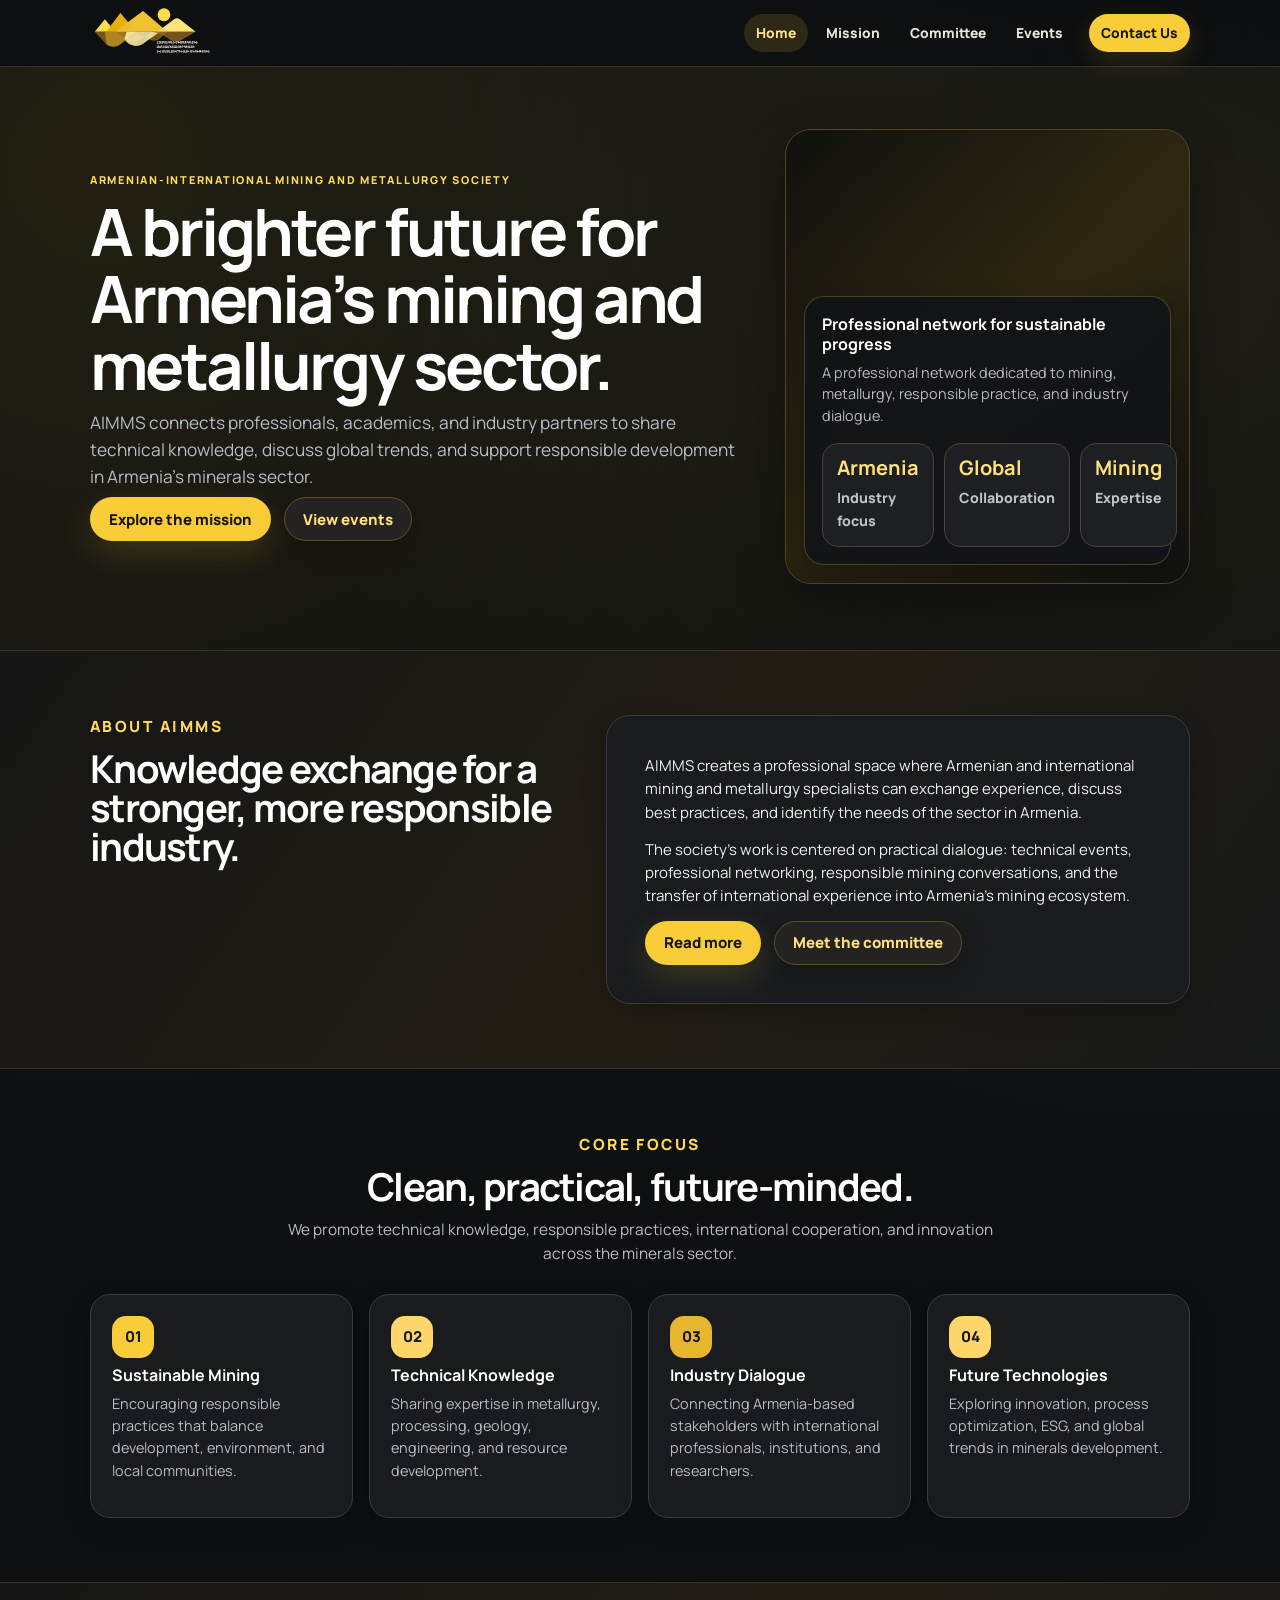
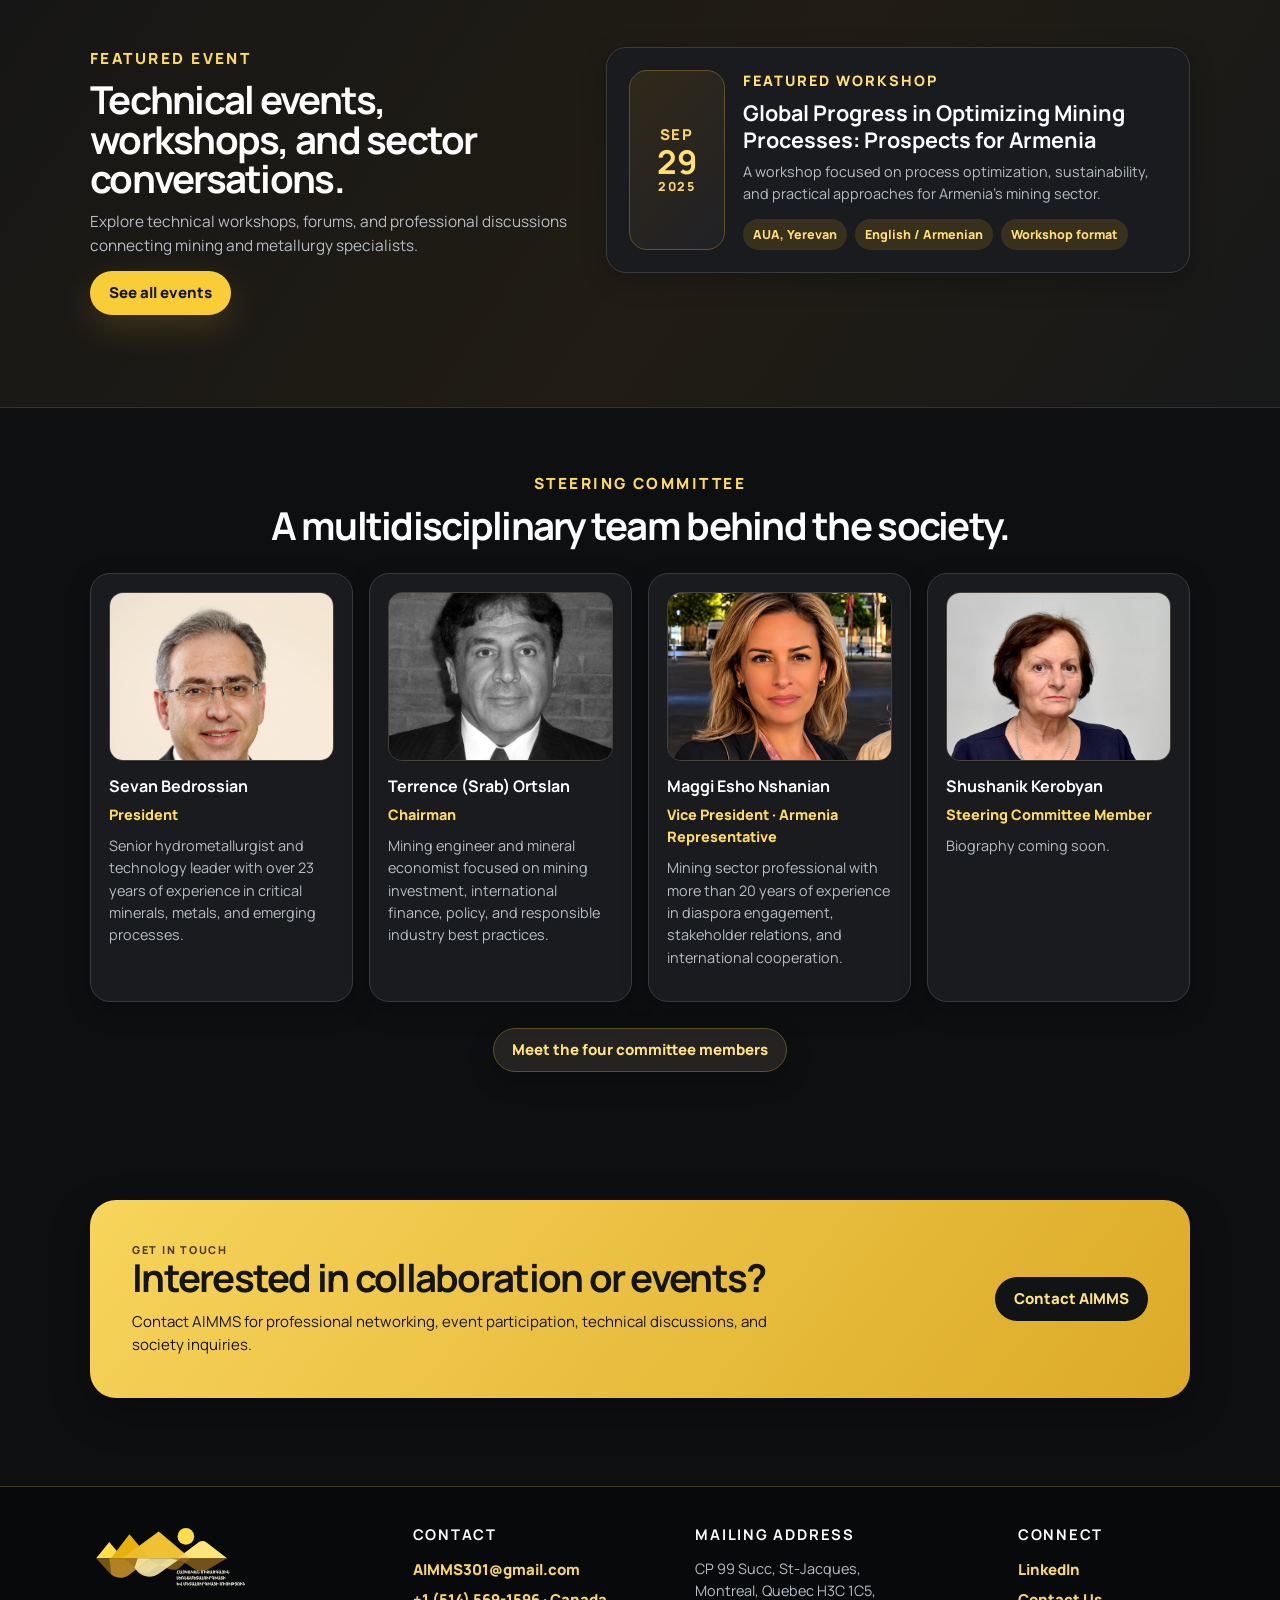
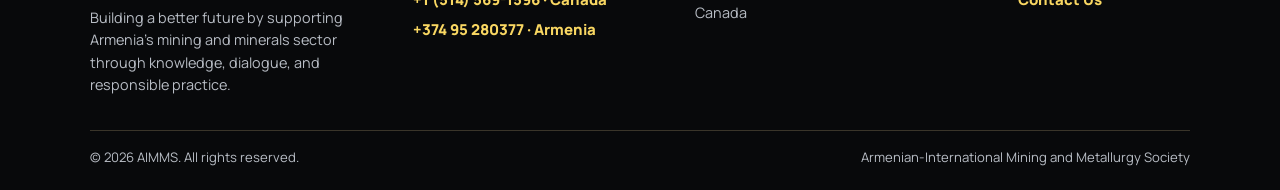
<file: index.html>
<!DOCTYPE html>

<html lang="en">
<head>
<meta charset="utf-8"/>
<meta content="width=device-width, initial-scale=1.0" name="viewport"/>
<meta content="AIMMS connects Armenian and international professionals to advance responsible mining, metallurgy, and technical knowledge exchange." name="description"/>
<title>AIMMS | Armenian-International Mining and Metallurgy Society</title>
<link href="https://fonts.googleapis.com" rel="preconnect"/>
<link crossorigin="" href="https://fonts.gstatic.com" rel="preconnect"/>
<link href="https://fonts.googleapis.com/css2?family=Inter:wght@400;500;600;700;800;900&amp;family=Manrope:wght@500;600;700;800;900&amp;family=Noto+Sans+Armenian:wght@700;800;900&amp;display=swap" rel="stylesheet"/>
<link href="css/styles.css" rel="stylesheet"/>
<link href="assets/aimms-icon-yellow.svg" rel="icon" type="image/svg+xml"/>
</head>
<body data-page="home">
<header class="site-header">
<nav aria-label="Primary navigation" class="nav container">
<a aria-label="AIMMS home" class="brand" href="index.html">
<img alt="Armenian-International Mining and Metallurgy Society logo" class="brand-logo" src="assets/aimms-logo-yellow.svg"/>
</a>
<button aria-controls="primary-nav-links" aria-expanded="false" aria-label="Open menu" class="nav-toggle" type="button"><span></span><span></span></button>
<div class="nav-menu" id="primary-nav-links">
<a class="active" data-page="home" href="index.html">Home</a><a class="" data-page="mission" href="mission.html">Mission</a><a class="" data-page="committee" href="steering-committee.html">Committee</a><a class="" data-page="events" href="events.html">Events</a><a class="nav-cta" data-page="contact" href="contact.html">Contact Us</a>
</div>
</nav>
</header>
<main>
<section aria-labelledby="hero-title" class="hero">
<div class="container hero-grid">
<div class="hero-copy reveal">
<p class="eyebrow">Armenian-International Mining and Metallurgy Society</p>
<h1 id="hero-title">A brighter future for Armenia’s mining and metallurgy sector.</h1>
<p class="hero-text">AIMMS connects professionals, academics, and industry partners to share technical knowledge, discuss global trends, and support responsible development in Armenia’s minerals sector.</p>
<div class="hero-actions">
<a class="btn btn-primary" href="mission.html">Explore the mission</a>
<a class="btn btn-secondary" href="events.html">View events</a>
</div>
</div>
<aside aria-label="AIMMS highlights" class="hero-visual reveal">
<div class="hero-panel">
<h3>Professional network for sustainable progress</h3>
<p>A professional network dedicated to mining, metallurgy, responsible practice, and industry dialogue.</p>
<div class="stats-row">
<div class="stat-card"><strong>Armenia</strong><span>Industry focus</span></div>
<div class="stat-card"><strong>Global</strong><span>Collaboration</span></div>
<div class="stat-card"><strong>Mining</strong><span>Expertise</span></div>
</div>
</div>
</aside>
</div>
</section>
<section aria-labelledby="intro-title" class="section band">
<div class="container split-grid">
<div class="section-heading reveal">
<p class="eyebrow">About AIMMS</p>
<h2 id="intro-title">Knowledge exchange for a stronger, more responsible industry.</h2>
</div>
<div class="about-block reveal">
<p>AIMMS creates a professional space where Armenian and international mining and metallurgy specialists can exchange experience, discuss best practices, and identify the needs of the sector in Armenia.</p>
<p>The society’s work is centered on practical dialogue: technical events, professional networking, responsible mining conversations, and the transfer of international experience into Armenia’s mining ecosystem.</p>
<div class="inline-actions">
<a class="btn btn-primary" href="mission.html">Read more</a>
<a class="btn btn-secondary" href="steering-committee.html">Meet the committee</a>
</div>
</div>
</div>
</section>
<section aria-labelledby="focus-title" class="section">
<div class="container">
<div class="section-heading center reveal">
<p class="eyebrow">Core focus</p>
<h2 id="focus-title">Clean, practical, future-minded.</h2>
<p>We promote technical knowledge, responsible practices, international cooperation, and innovation across the minerals sector.</p>
</div>
<div class="card-grid four">
<article class="card reveal"><span class="card-icon">01</span><h3>Sustainable Mining</h3><p>Encouraging responsible practices that balance development, environment, and local communities.</p></article>
<article class="card reveal"><span class="card-icon">02</span><h3>Technical Knowledge</h3><p>Sharing expertise in metallurgy, processing, geology, engineering, and resource development.</p></article>
<article class="card reveal"><span class="card-icon">03</span><h3>Industry Dialogue</h3><p>Connecting Armenia-based stakeholders with international professionals, institutions, and researchers.</p></article>
<article class="card reveal"><span class="card-icon">04</span><h3>Future Technologies</h3><p>Exploring innovation, process optimization, ESG, and global trends in minerals development.</p></article>
</div>
</div>
</section>
<section aria-labelledby="event-preview-title" class="section band">
<div class="container split-grid">
<div class="section-heading reveal">
<p class="eyebrow">Featured event</p>
<h2 id="event-preview-title">Technical events, workshops, and sector conversations.</h2>
<p>Explore technical workshops, forums, and professional discussions connecting mining and metallurgy specialists.</p>
<a class="btn btn-primary" href="events.html">See all events</a>
</div>
<article class="event-card reveal" data-type="past">
<div class="event-date"><span>Sep</span><strong>29</strong><small>2025</small></div>
<div class="event-details">
<p class="event-status">Featured workshop</p>
<h3>Global Progress in Optimizing Mining Processes: Prospects for Armenia</h3>
<p>A workshop focused on process optimization, sustainability, and practical approaches for Armenia’s mining sector.</p>
<ul><li>AUA, Yerevan</li><li>English / Armenian</li><li>Workshop format</li></ul>
</div>
</article>
</div>
</section>
<section aria-labelledby="committee-preview-title" class="section">
<div class="container">
<div class="section-heading center reveal">
<p class="eyebrow">Steering Committee</p>
<h2 id="committee-preview-title">A multidisciplinary team behind the society.</h2>
</div>
<div class="member-grid committee-preview-grid"><article class="member-card reveal"><div class="member-photo member-photo-image"><img alt="Portrait of Sevan Bedrossian" decoding="async" loading="lazy" src="assets/sevan-bedrossian.jpg"/></div><h3>Sevan Bedrossian</h3><p class="member-role">President</p><p>Senior hydrometallurgist and technology leader with over 23 years of experience in critical minerals, metals, and emerging processes.</p></article><article class="member-card reveal"><div class="member-photo member-photo-image"><img alt="Portrait of Terrence (Srab) Ortslan" decoding="async" loading="lazy" src="assets/terrence-ortslan.jpg"/></div><h3>Terrence (Srab) Ortslan</h3><p class="member-role">Chairman</p><p>Mining engineer and mineral economist focused on mining investment, international finance, policy, and responsible industry best practices.</p></article><article class="member-card reveal"><div class="member-photo member-photo-image"><img alt="Portrait of Maggi Esho Nshanian" decoding="async" loading="lazy" src="assets/maggi-esho-nshanian.jpg"/></div><h3>Maggi Esho Nshanian</h3><p class="member-role">Vice President · Armenia Representative</p><p>Mining sector professional with more than 20 years of experience in diaspora engagement, stakeholder relations, and international cooperation.</p></article><article class="member-card reveal"><div class="member-photo member-photo-image"><img alt="Portrait of Shushanik Kerobyan" decoding="async" loading="lazy" src="assets/shushanik-kerobyan.jpg"/></div><h3>Shushanik Kerobyan</h3><p class="member-role">Steering Committee Member</p><p>Biography coming soon.</p></article></div>
<div class="inline-actions" style="justify-content:center;margin-top:26px;"><a class="btn btn-secondary" href="steering-committee.html">Meet the four committee members</a></div>
</div>
</section>
<section aria-labelledby="home-contact-title" class="section">
<div class="container">
<div class="cta-band reveal">
<div>
<p class="eyebrow" style="color:#fff;opacity:.82;">Get in touch</p>
<h2 id="home-contact-title">Interested in collaboration or events?</h2>
<p>Contact AIMMS for professional networking, event participation, technical discussions, and society inquiries.</p>
</div>
<a class="btn btn-light" href="contact.html">Contact AIMMS</a>
</div>
</div>
</section>
</main>
<footer class="footer">
<div class="container footer-grid">
<div>
<a aria-label="AIMMS home" class="brand footer-brand" href="index.html">
<img alt="Armenian-International Mining and Metallurgy Society logo" class="footer-logo" src="assets/aimms-logo-yellow.svg"/>
</a>
<p>Building a better future by supporting Armenia’s mining and minerals sector through knowledge, dialogue, and responsible practice.</p>
</div>
<div>
<h3>Contact</h3>
<div class="footer-links">
<a href="mailto:AIMMS301@gmail.com">AIMMS301@gmail.com</a>
<a href="tel:+15145691596">+1 (514) 569-1596 · Canada</a>
<a href="tel:+37495280377">+374 95 280377 · Armenia</a>
</div>
</div>
<div>
<h3>Mailing address</h3>
<p>CP 99 Succ, St-Jacques,<br/>Montreal, Quebec H3C 1C5,<br/>Canada</p>
</div>
<div>
<h3>Connect</h3>
<div class="footer-links">
<a href="https://www.linkedin.com/company/armeniametallurgysociety/" rel="noopener noreferrer" target="_blank">LinkedIn</a>
<a href="contact.html">Contact Us</a>
</div>
</div>
</div>
<div class="footer-bottom">
<span>© <span id="year"></span> AIMMS. All rights reserved.</span>
<span>Armenian-International Mining and Metallurgy Society</span>
</div>
</footer>
<script src="js/script.js"></script>
</body>
</html>
</file>
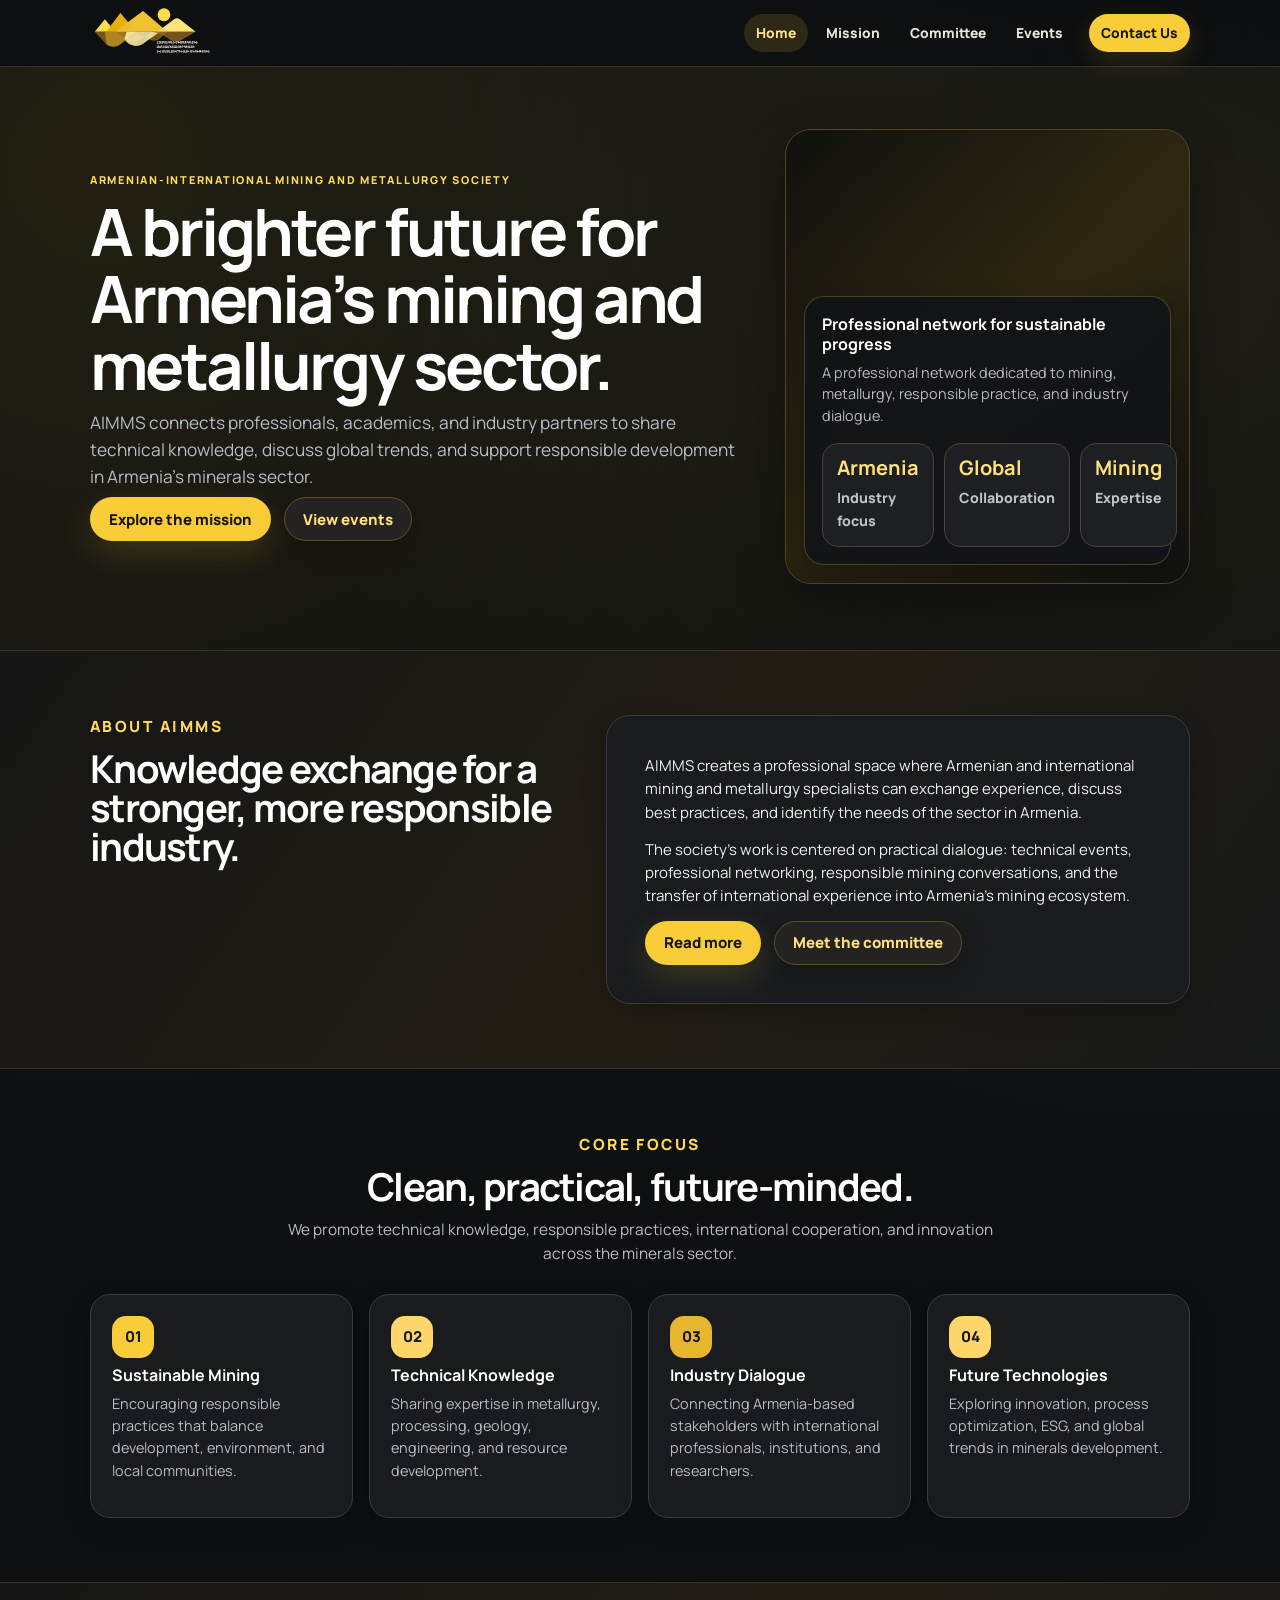
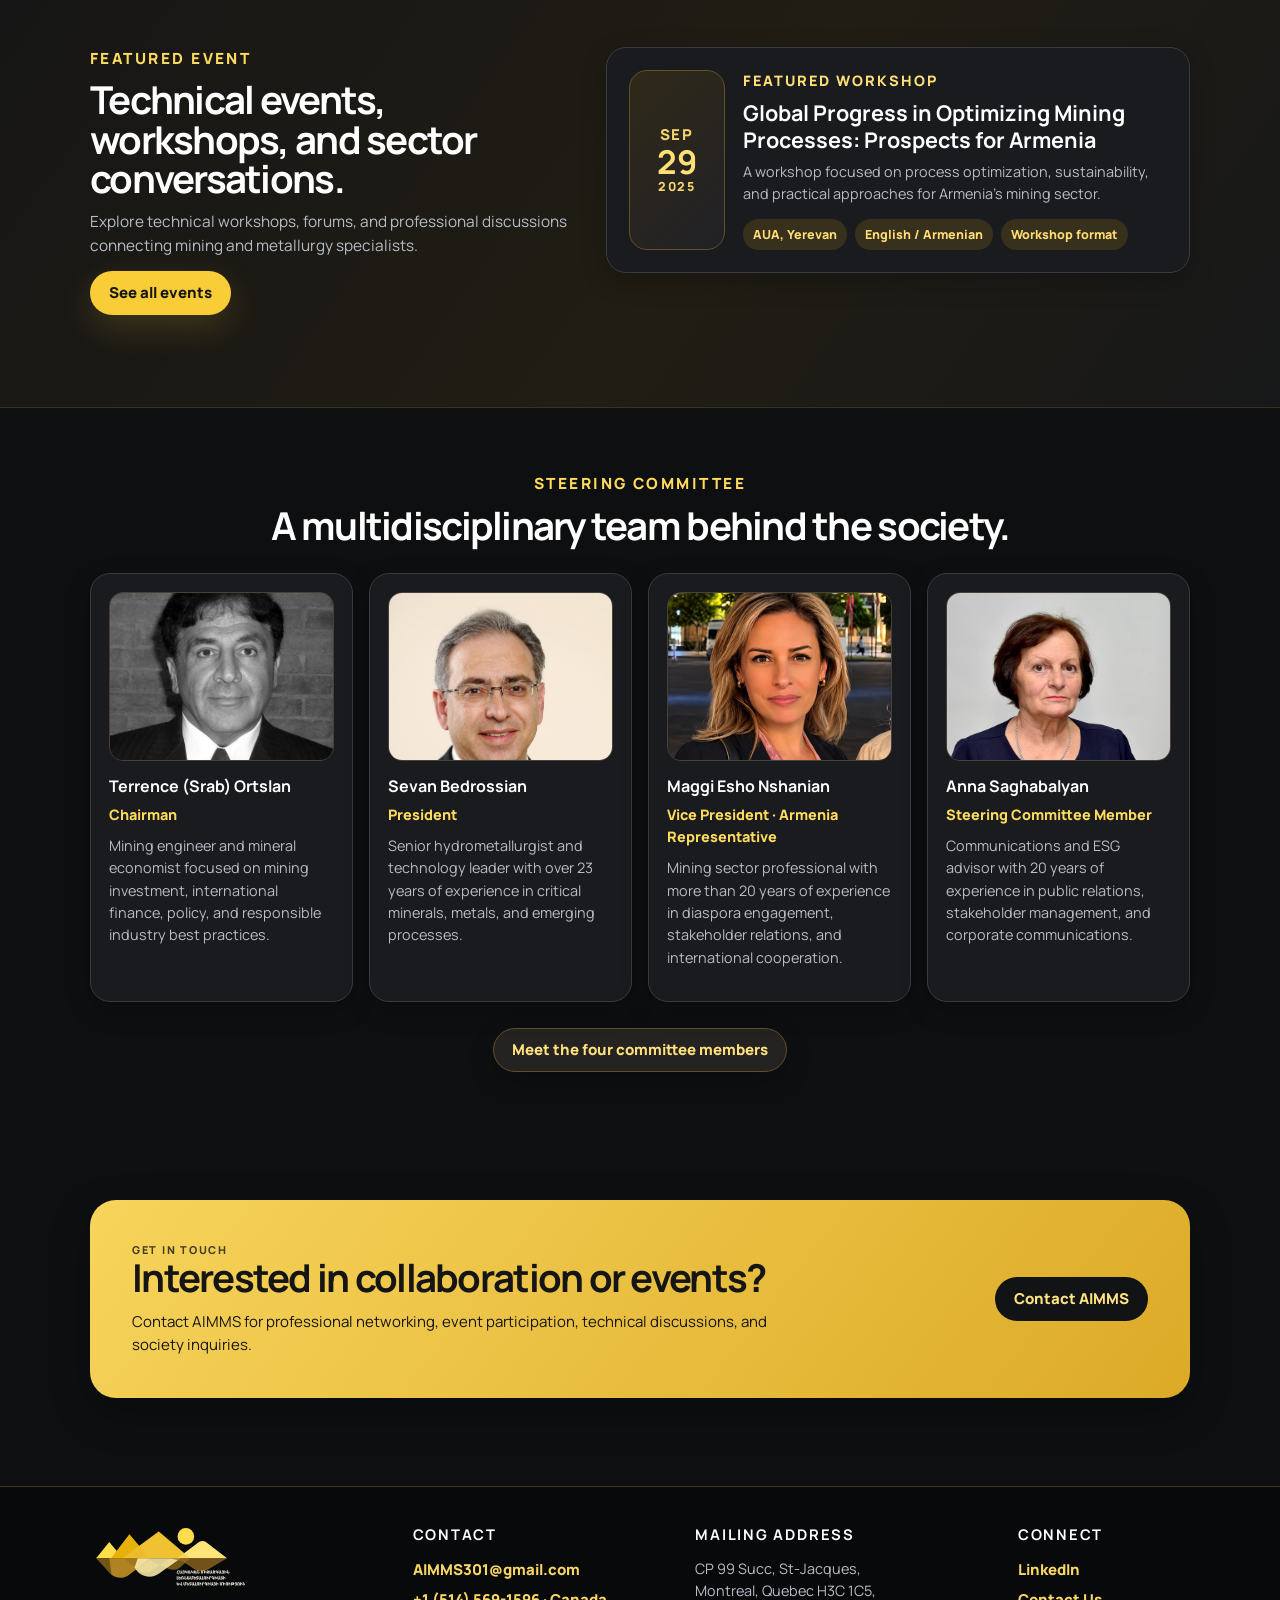
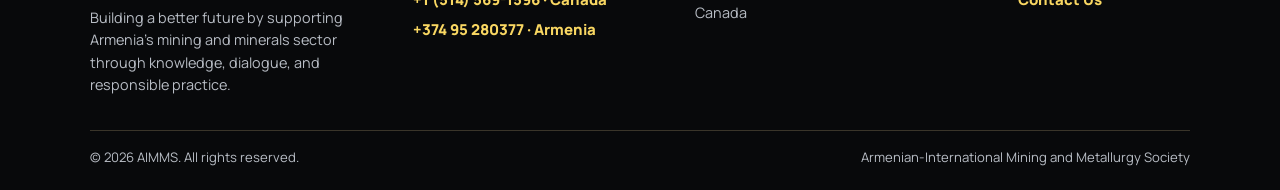
<file: AIMMS-final-four-member-GitHub-ready/index.html>
<!DOCTYPE html>

<html lang="en">
<head>
<meta charset="utf-8"/>
<meta content="width=device-width, initial-scale=1.0" name="viewport"/>
<meta content="AIMMS connects Armenian and international professionals to advance responsible mining, metallurgy, and technical knowledge exchange." name="description"/>
<title>AIMMS | Armenian-International Mining and Metallurgy Society</title>
<link href="https://fonts.googleapis.com" rel="preconnect"/>
<link crossorigin="" href="https://fonts.gstatic.com" rel="preconnect"/>
<link href="https://fonts.googleapis.com/css2?family=Inter:wght@400;500;600;700;800;900&amp;family=Manrope:wght@500;600;700;800;900&amp;family=Noto+Sans+Armenian:wght@700;800;900&amp;display=swap" rel="stylesheet"/>
<link href="css/styles.css" rel="stylesheet">
<link href="assets/aimms-icon-yellow.svg" rel="icon" type="image/svg+xml">
</link></link></head>
<body data-page="home">
<header class="site-header">
<nav aria-label="Primary navigation" class="nav container">
<a aria-label="AIMMS home" class="brand" href="index.html">
<img alt="Armenian-International Mining and Metallurgy Society logo" class="brand-logo" src="assets/aimms-logo-yellow.svg"/>
</a>
<button aria-controls="primary-nav-links" aria-expanded="false" aria-label="Open menu" class="nav-toggle" type="button"><span></span><span></span></button>
<div class="nav-menu" id="primary-nav-links">
<a class="active" data-page="home" href="index.html">Home</a><a class="" data-page="mission" href="mission.html">Mission</a><a class="" data-page="committee" href="steering-committee.html">Committee</a><a class="" data-page="events" href="events.html">Events</a><a class="nav-cta" data-page="contact" href="contact.html">Contact Us</a>
</div>
</nav>
</header>
<main>
<section aria-labelledby="hero-title" class="hero">
<div class="container hero-grid">
<div class="hero-copy reveal">
<p class="eyebrow">Armenian-International Mining and Metallurgy Society</p>
<h1 id="hero-title">A brighter future for Armenia’s mining and metallurgy sector.</h1>
<p class="hero-text">AIMMS connects professionals, academics, and industry partners to share technical knowledge, discuss global trends, and support responsible development in Armenia’s minerals sector.</p>
<div class="hero-actions">
<a class="btn btn-primary" href="mission.html">Explore the mission</a>
<a class="btn btn-secondary" href="events.html">View events</a>
</div>
</div>
<aside aria-label="AIMMS highlights" class="hero-visual reveal">
<div class="hero-panel">
<h3>Professional network for sustainable progress</h3>
<p>A professional network dedicated to mining, metallurgy, responsible practice, and industry dialogue.</p>
<div class="stats-row">
<div class="stat-card"><strong>Armenia</strong><span>Industry focus</span></div>
<div class="stat-card"><strong>Global</strong><span>Collaboration</span></div>
<div class="stat-card"><strong>Mining</strong><span>Expertise</span></div>
</div>
</div>
</aside>
</div>
</section>
<section aria-labelledby="intro-title" class="section band">
<div class="container split-grid">
<div class="section-heading reveal">
<p class="eyebrow">About AIMMS</p>
<h2 id="intro-title">Knowledge exchange for a stronger, more responsible industry.</h2>
</div>
<div class="about-block reveal">
<p>AIMMS creates a professional space where Armenian and international mining and metallurgy specialists can exchange experience, discuss best practices, and identify the needs of the sector in Armenia.</p>
<p>The society’s work is centered on practical dialogue: technical events, professional networking, responsible mining conversations, and the transfer of international experience into Armenia’s mining ecosystem.</p>
<div class="inline-actions">
<a class="btn btn-primary" href="mission.html">Read more</a>
<a class="btn btn-secondary" href="steering-committee.html">Meet the committee</a>
</div>
</div>
</div>
</section>
<section aria-labelledby="focus-title" class="section">
<div class="container">
<div class="section-heading center reveal">
<p class="eyebrow">Core focus</p>
<h2 id="focus-title">Clean, practical, future-minded.</h2>
<p>We promote technical knowledge, responsible practices, international cooperation, and innovation across the minerals sector.</p>
</div>
<div class="card-grid four">
<article class="card reveal"><span class="card-icon">01</span><h3>Sustainable Mining</h3><p>Encouraging responsible practices that balance development, environment, and local communities.</p></article>
<article class="card reveal"><span class="card-icon">02</span><h3>Technical Knowledge</h3><p>Sharing expertise in metallurgy, processing, geology, engineering, and resource development.</p></article>
<article class="card reveal"><span class="card-icon">03</span><h3>Industry Dialogue</h3><p>Connecting Armenia-based stakeholders with international professionals, institutions, and researchers.</p></article>
<article class="card reveal"><span class="card-icon">04</span><h3>Future Technologies</h3><p>Exploring innovation, process optimization, ESG, and global trends in minerals development.</p></article>
</div>
</div>
</section>
<section aria-labelledby="event-preview-title" class="section band">
<div class="container split-grid">
<div class="section-heading reveal">
<p class="eyebrow">Featured event</p>
<h2 id="event-preview-title">Technical events, workshops, and sector conversations.</h2>
<p>Explore technical workshops, forums, and professional discussions connecting mining and metallurgy specialists.</p>
<a class="btn btn-primary" href="events.html">See all events</a>
</div>
<article class="event-card reveal" data-type="past">
<div class="event-date"><span>Sep</span><strong>29</strong><small>2025</small></div>
<div class="event-details">
<p class="event-status">Featured workshop</p>
<h3>Global Progress in Optimizing Mining Processes: Prospects for Armenia</h3>
<p>A workshop focused on process optimization, sustainability, and practical approaches for Armenia’s mining sector.</p>
<ul><li>AUA, Yerevan</li><li>English / Armenian</li><li>Workshop format</li></ul>
</div>
</article>
</div>
</section>
<section aria-labelledby="committee-preview-title" class="section">
<div class="container">
<div class="section-heading center reveal">
<p class="eyebrow">Steering Committee</p>
<h2 id="committee-preview-title">A multidisciplinary team behind the society.</h2>
</div>
<div class="member-grid committee-preview-grid"><article class="member-card reveal"><div class="member-photo member-photo-image"><img alt="Portrait of Terrence (Srab) Ortslan" decoding="async" loading="lazy" src="assets/terrence-ortslan.jpg"/></div><h3>Terrence (Srab) Ortslan</h3><p class="member-role">Chairman</p><p>Mining engineer and mineral economist focused on mining investment, international finance, policy, and responsible industry best practices.</p></article><article class="member-card reveal"><div class="member-photo member-photo-image"><img alt="Portrait of Sevan Bedrossian" decoding="async" loading="lazy" src="assets/sevan-bedrossian.jpg"/></div><h3>Sevan Bedrossian</h3><p class="member-role">President</p><p>Senior hydrometallurgist and technology leader with over 23 years of experience in critical minerals, metals, and emerging processes.</p></article><article class="member-card reveal"><div class="member-photo member-photo-image"><img alt="Portrait of Maggi Esho Nshanian" decoding="async" loading="lazy" src="assets/maggi-esho-nshanian.jpg"/></div><h3>Maggi Esho Nshanian</h3><p class="member-role">Vice President · Armenia Representative</p><p>Mining sector professional with more than 20 years of experience in diaspora engagement, stakeholder relations, and international cooperation.</p></article><article class="member-card reveal"><div class="member-photo member-photo-image"><img alt="Portrait of Anna Saghabalyan" decoding="async" loading="lazy" src="assets/anna-saghabalyan.jpg"/></div><h3>Anna Saghabalyan</h3><p class="member-role">Steering Committee Member</p><p>Communications and ESG advisor with 20 years of experience in public relations, stakeholder management, and corporate communications.</p></article></div>
<div class="inline-actions" style="justify-content:center;margin-top:26px;"><a class="btn btn-secondary" href="steering-committee.html">Meet the four committee members</a></div>
</div>
</section>
<section aria-labelledby="home-contact-title" class="section">
<div class="container">
<div class="cta-band reveal">
<div>
<p class="eyebrow" style="color:#fff;opacity:.82;">Get in touch</p>
<h2 id="home-contact-title">Interested in collaboration or events?</h2>
<p>Contact AIMMS for professional networking, event participation, technical discussions, and society inquiries.</p>
</div>
<a class="btn btn-light" href="contact.html">Contact AIMMS</a>
</div>
</div>
</section>
</main>
<footer class="footer">
<div class="container footer-grid">
<div>
<a aria-label="AIMMS home" class="brand footer-brand" href="index.html">
<img alt="Armenian-International Mining and Metallurgy Society logo" class="footer-logo" src="assets/aimms-logo-yellow.svg"/>
</a>
<p>Building a better future by supporting Armenia’s mining and minerals sector through knowledge, dialogue, and responsible practice.</p>
</div>
<div>
<h3>Contact</h3>
<div class="footer-links">
<a href="mailto:AIMMS301@gmail.com">AIMMS301@gmail.com</a>
<a href="tel:+15145691596">+1 (514) 569-1596 · Canada</a>
<a href="tel:+37495280377">+374 95 280377 · Armenia</a>
</div>
</div>
<div>
<h3>Mailing address</h3>
<p>CP 99 Succ, St-Jacques,<br/>Montreal, Quebec H3C 1C5,<br/>Canada</p>
</div>
<div>
<h3>Connect</h3>
<div class="footer-links">
<a href="https://www.linkedin.com/company/armeniametallurgysociety/" rel="noopener noreferrer" target="_blank">LinkedIn</a>
<a href="contact.html">Contact Us</a>
</div>
</div>
</div>
<div class="footer-bottom">
<span>© <span id="year"></span> AIMMS. All rights reserved.</span>
<span>Armenian-International Mining and Metallurgy Society</span>
</div>
</footer>
<script src="js/script.js"></script>
</body>
</html>
</file>
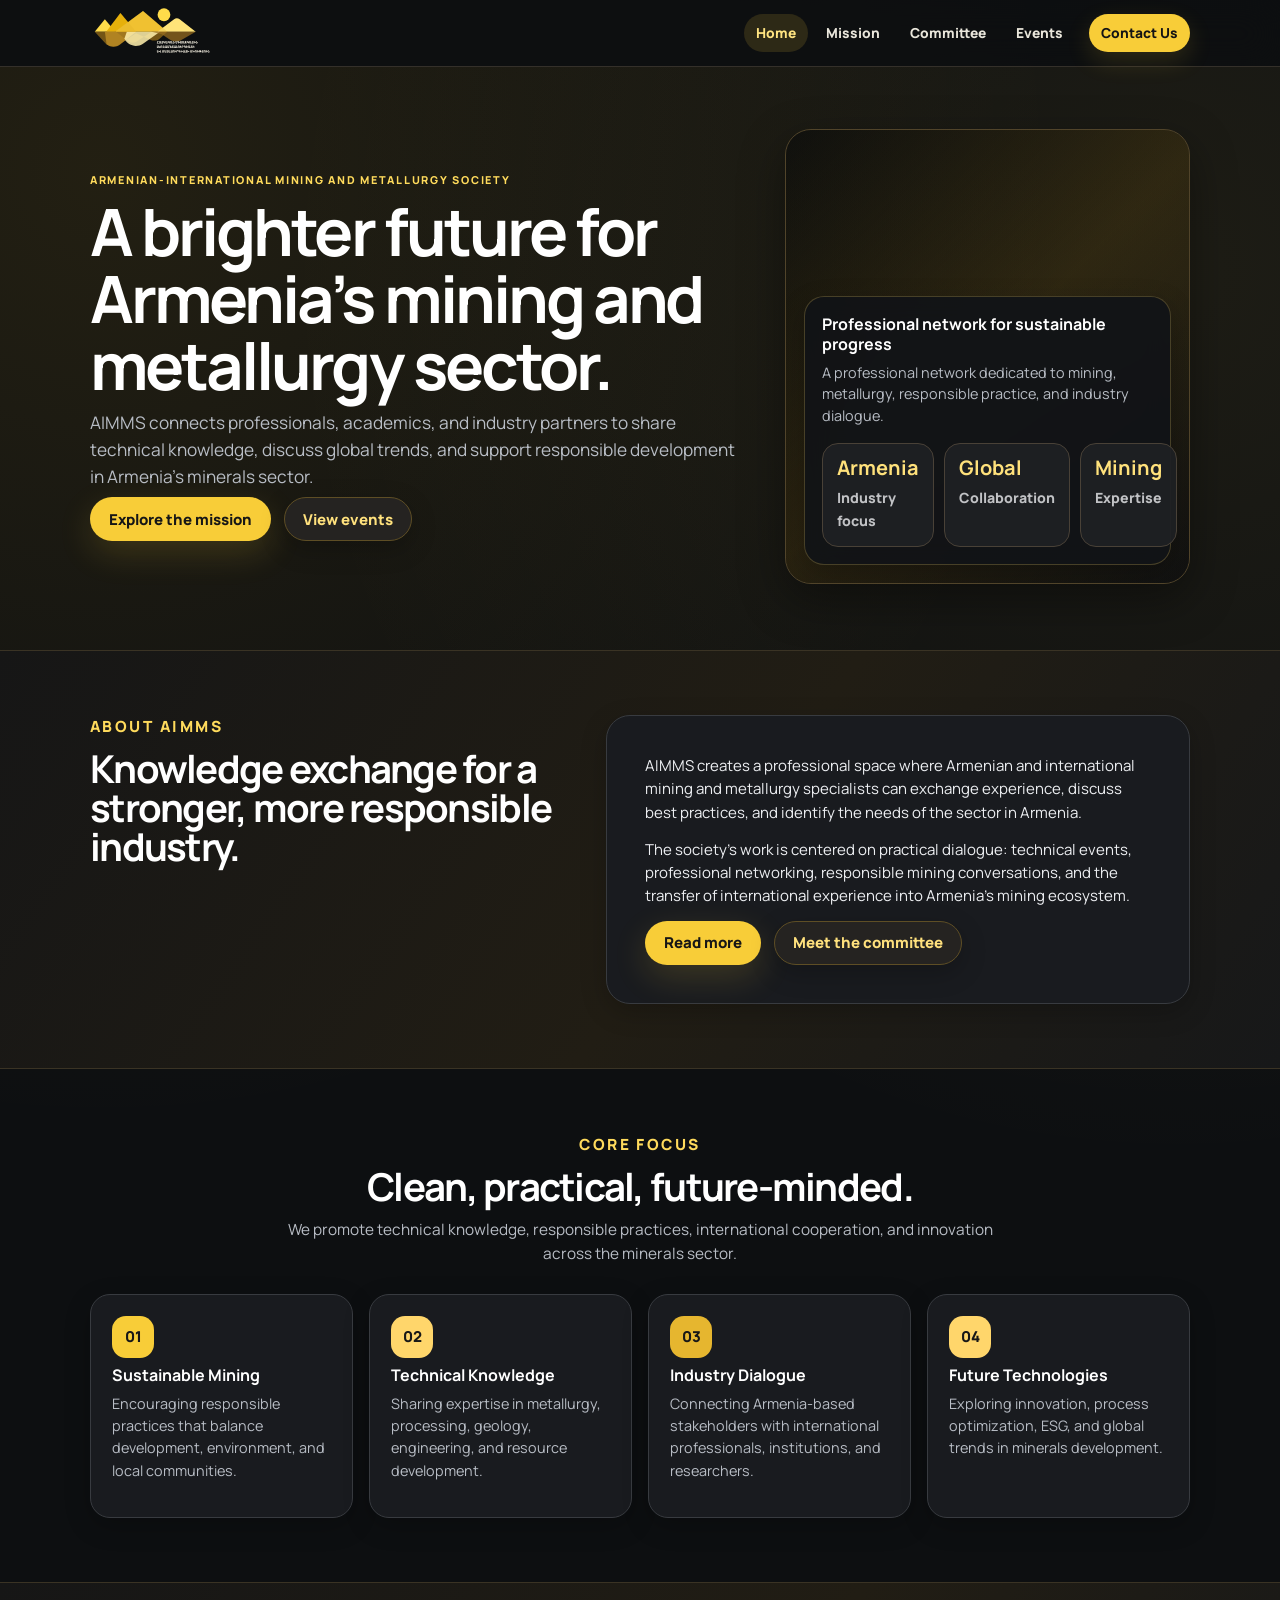
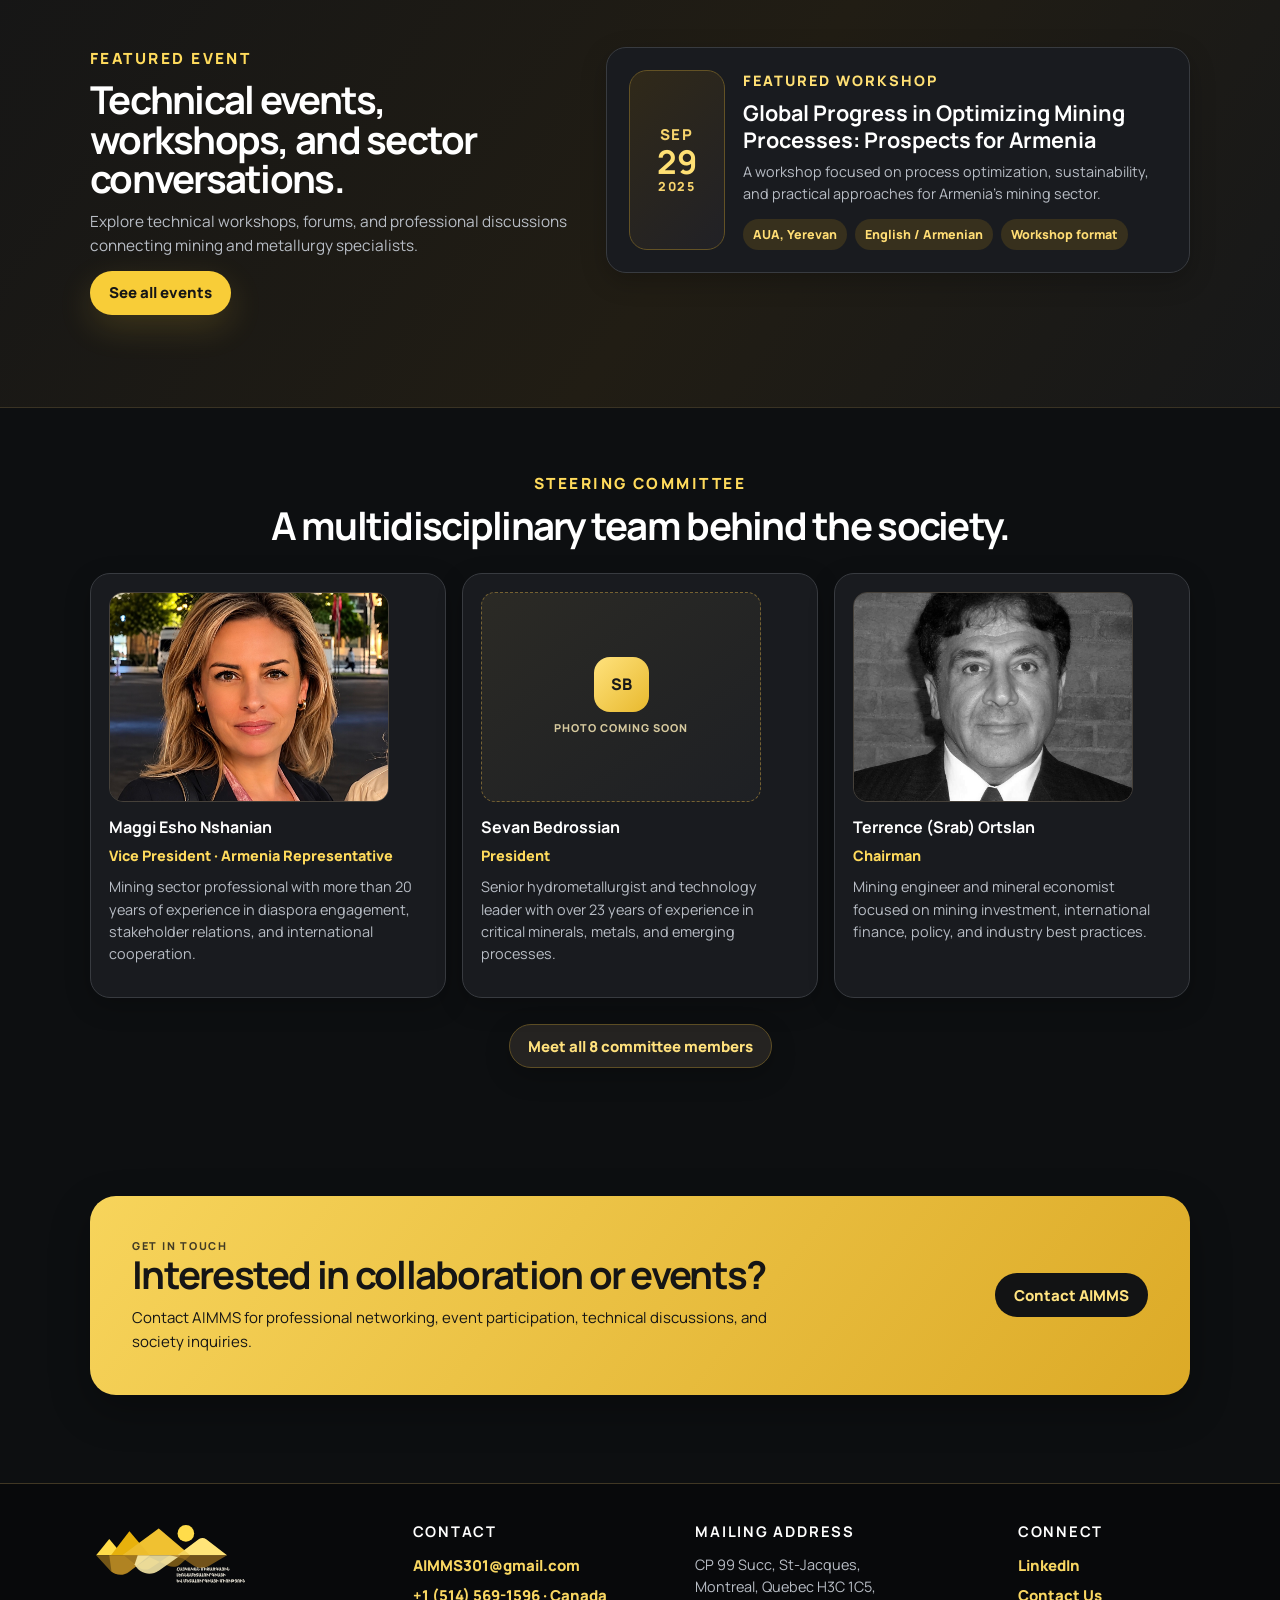
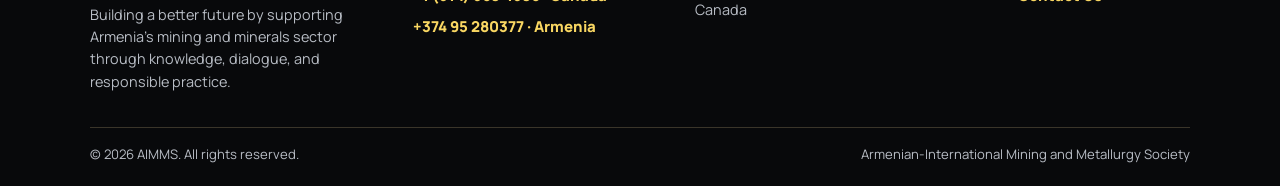
<file: AIMMS-final-updated-GitHub/index.html>
<!DOCTYPE html>
<html lang="en">
<head>
  <meta charset="UTF-8" />
  <meta name="viewport" content="width=device-width, initial-scale=1.0" />
  <meta name="description" content="AIMMS connects Armenian and international professionals to advance responsible mining, metallurgy, and technical knowledge exchange." />
  <title>AIMMS | Armenian-International Mining and Metallurgy Society</title>
  <link rel="preconnect" href="https://fonts.googleapis.com">
  <link rel="preconnect" href="https://fonts.gstatic.com" crossorigin>
  <link href="https://fonts.googleapis.com/css2?family=Inter:wght@400;500;600;700;800;900&family=Manrope:wght@500;600;700;800;900&family=Noto+Sans+Armenian:wght@700;800;900&display=swap" rel="stylesheet">
  <link rel="stylesheet" href="css/styles.css" />
  <link rel="icon" type="image/svg+xml" href="assets/aimms-icon-yellow.svg" />
</head>
<body data-page="home">
  <header class="site-header">
    <nav class="nav container" aria-label="Primary navigation">
      <a class="brand" href="index.html" aria-label="AIMMS home">
        <img class="brand-logo" src="assets/aimms-logo-yellow.svg" alt="Armenian-International Mining and Metallurgy Society logo" />
      </a>
      <button type="button" class="nav-toggle" aria-label="Open menu" aria-controls="primary-nav-links" aria-expanded="false"><span></span><span></span></button>
      <div class="nav-menu" id="primary-nav-links">
        <a href="index.html" class=" active" data-page="home">Home</a><a href="mission.html" class="" data-page="mission">Mission</a><a href="steering-committee.html" class="" data-page="committee">Committee</a><a href="events.html" class="" data-page="events">Events</a><a href="contact.html" class=" nav-cta" data-page="contact">Contact Us</a>
      </div>
    </nav>
  </header>
  <main>
    <section class="hero" aria-labelledby="hero-title">
      <div class="container hero-grid">
        <div class="hero-copy reveal">
          <p class="eyebrow">Armenian-International Mining and Metallurgy Society</p>
          <h1 id="hero-title">A brighter future for Armenia’s mining and metallurgy sector.</h1>
          <p class="hero-text">AIMMS connects professionals, academics, and industry partners to share technical knowledge, discuss global trends, and support responsible development in Armenia’s minerals sector.</p>
          <div class="hero-actions">
            <a href="mission.html" class="btn btn-primary">Explore the mission</a>
            <a href="events.html" class="btn btn-secondary">View events</a>
          </div>
        </div>
        <aside class="hero-visual reveal" aria-label="AIMMS highlights">
          <div class="hero-panel">
            <h3>Professional network for sustainable progress</h3>
            <p>A professional network dedicated to mining, metallurgy, responsible practice, and industry dialogue.</p>
            <div class="stats-row">
              <div class="stat-card"><strong>Armenia</strong><span>Industry focus</span></div>
              <div class="stat-card"><strong>Global</strong><span>Collaboration</span></div>
              <div class="stat-card"><strong>Mining</strong><span>Expertise</span></div>
            </div>
          </div>
        </aside>
      </div>
    </section>

    <section class="section band" aria-labelledby="intro-title">
      <div class="container split-grid">
        <div class="section-heading reveal">
          <p class="eyebrow">About AIMMS</p>
          <h2 id="intro-title">Knowledge exchange for a stronger, more responsible industry.</h2>
        </div>
        <div class="about-block reveal">
          <p>AIMMS creates a professional space where Armenian and international mining and metallurgy specialists can exchange experience, discuss best practices, and identify the needs of the sector in Armenia.</p>
          <p>The society’s work is centered on practical dialogue: technical events, professional networking, responsible mining conversations, and the transfer of international experience into Armenia’s mining ecosystem.</p>
          <div class="inline-actions">
            <a href="mission.html" class="btn btn-primary">Read more</a>
            <a href="steering-committee.html" class="btn btn-secondary">Meet the committee</a>
          </div>
        </div>
      </div>
    </section>

    <section class="section" aria-labelledby="focus-title">
      <div class="container">
        <div class="section-heading center reveal">
          <p class="eyebrow">Core focus</p>
          <h2 id="focus-title">Clean, practical, future-minded.</h2>
          <p>We promote technical knowledge, responsible practices, international cooperation, and innovation across the minerals sector.</p>
        </div>
        <div class="card-grid four">
          <article class="card reveal"><span class="card-icon">01</span><h3>Sustainable Mining</h3><p>Encouraging responsible practices that balance development, environment, and local communities.</p></article>
          <article class="card reveal"><span class="card-icon">02</span><h3>Technical Knowledge</h3><p>Sharing expertise in metallurgy, processing, geology, engineering, and resource development.</p></article>
          <article class="card reveal"><span class="card-icon">03</span><h3>Industry Dialogue</h3><p>Connecting Armenia-based stakeholders with international professionals, institutions, and researchers.</p></article>
          <article class="card reveal"><span class="card-icon">04</span><h3>Future Technologies</h3><p>Exploring innovation, process optimization, ESG, and global trends in minerals development.</p></article>
        </div>
      </div>
    </section>

    <section class="section band" aria-labelledby="event-preview-title">
      <div class="container split-grid">
        <div class="section-heading reveal">
          <p class="eyebrow">Featured event</p>
          <h2 id="event-preview-title">Technical events, workshops, and sector conversations.</h2>
          <p>Explore technical workshops, forums, and professional discussions connecting mining and metallurgy specialists.</p>
          <a href="events.html" class="btn btn-primary">See all events</a>
        </div>
        <article class="event-card reveal" data-type="past">
          <div class="event-date"><span>Sep</span><strong>29</strong><small>2025</small></div>
          <div class="event-details">
            <p class="event-status">Featured workshop</p>
            <h3>Global Progress in Optimizing Mining Processes: Prospects for Armenia</h3>
            <p>A workshop focused on process optimization, sustainability, and practical approaches for Armenia’s mining sector.</p>
            <ul><li>AUA, Yerevan</li><li>English / Armenian</li><li>Workshop format</li></ul>
          </div>
        </article>
      </div>
    </section>

    <section class="section" aria-labelledby="committee-preview-title">
      <div class="container">
        <div class="section-heading center reveal">
          <p class="eyebrow">Steering Committee</p>
          <h2 id="committee-preview-title">A multidisciplinary team behind the society.</h2>
        </div>
        <div class="member-grid committee-preview-grid">
          <article class="member-card reveal">
            <div class="member-photo member-photo-image">
              <img src="assets/maggi-esho-nshanian.jpg" alt="Portrait of Maggi Esho Nshanian" />
            </div>
            <h3>Maggi Esho Nshanian</h3>
            <p class="member-role">Vice President · Armenia Representative</p>
            <p>Mining sector professional with more than 20 years of experience in diaspora engagement, stakeholder relations, and international cooperation.</p>
          </article>
          <article class="member-card reveal">
            <div class="member-photo member-photo-placeholder" aria-label="Photo placeholder for Sevan Bedrossian">
              <span class="member-photo-initials">SB</span>
              <span class="member-photo-note">Photo coming soon</span>
            </div>
            <h3>Sevan Bedrossian</h3>
            <p class="member-role">President</p>
            <p>Senior hydrometallurgist and technology leader with over 23 years of experience in critical minerals, metals, and emerging processes.</p>
          </article>
          <article class="member-card reveal">
            <div class="member-photo member-photo-image">
              <img src="assets/terrence-ortslan.jpg" alt="Portrait supplied for Terrence (Srab) Ortslan" loading="lazy" decoding="async" />
            </div>
            <h3>Terrence (Srab) Ortslan</h3>
            <p class="member-role">Chairman</p>
            <p>Mining engineer and mineral economist focused on mining investment, international finance, policy, and industry best practices.</p>
          </article>
        </div>
        <div class="inline-actions" style="justify-content:center;margin-top:26px;"><a href="steering-committee.html" class="btn btn-secondary">Meet all 8 committee members</a></div>
      </div>
    </section>

    <section class="section" aria-labelledby="home-contact-title">
      <div class="container">
        <div class="cta-band reveal">
          <div>
            <p class="eyebrow" style="color:#fff;opacity:.82;">Get in touch</p>
            <h2 id="home-contact-title">Interested in collaboration or events?</h2>
            <p>Contact AIMMS for professional networking, event participation, technical discussions, and society inquiries.</p>
          </div>
          <a href="contact.html" class="btn btn-light">Contact AIMMS</a>
        </div>
      </div>
    </section>
  </main>
  <footer class="footer">
    <div class="container footer-grid">
      <div>
        <a class="brand footer-brand" href="index.html" aria-label="AIMMS home">
          <img class="footer-logo" src="assets/aimms-logo-yellow.svg" alt="Armenian-International Mining and Metallurgy Society logo" />
        </a>
        <p>Building a better future by supporting Armenia’s mining and minerals sector through knowledge, dialogue, and responsible practice.</p>
      </div>
      <div>
        <h3>Contact</h3>
        <div class="footer-links">
          <a href="mailto:AIMMS301@gmail.com">AIMMS301@gmail.com</a>
          <a href="tel:+15145691596">+1 (514) 569-1596 · Canada</a>
          <a href="tel:+37495280377">+374 95 280377 · Armenia</a>
        </div>
      </div>
      <div>
        <h3>Mailing address</h3>
        <p>CP 99 Succ, St-Jacques,<br>Montreal, Quebec H3C 1C5,<br>Canada</p>
      </div>
      <div>
        <h3>Connect</h3>
        <div class="footer-links">
          <a href="https://www.linkedin.com/company/armeniametallurgysociety/" target="_blank" rel="noopener noreferrer">LinkedIn</a>
          <a href="contact.html">Contact Us</a>
        </div>
      </div>
    </div>
    <div class="footer-bottom">
      <span>© <span id="year"></span> AIMMS. All rights reserved.</span>
      <span>Armenian-International Mining and Metallurgy Society</span>
    </div>
  </footer>
  <script src="js/script.js"></script>
</body>
</html>
</file>
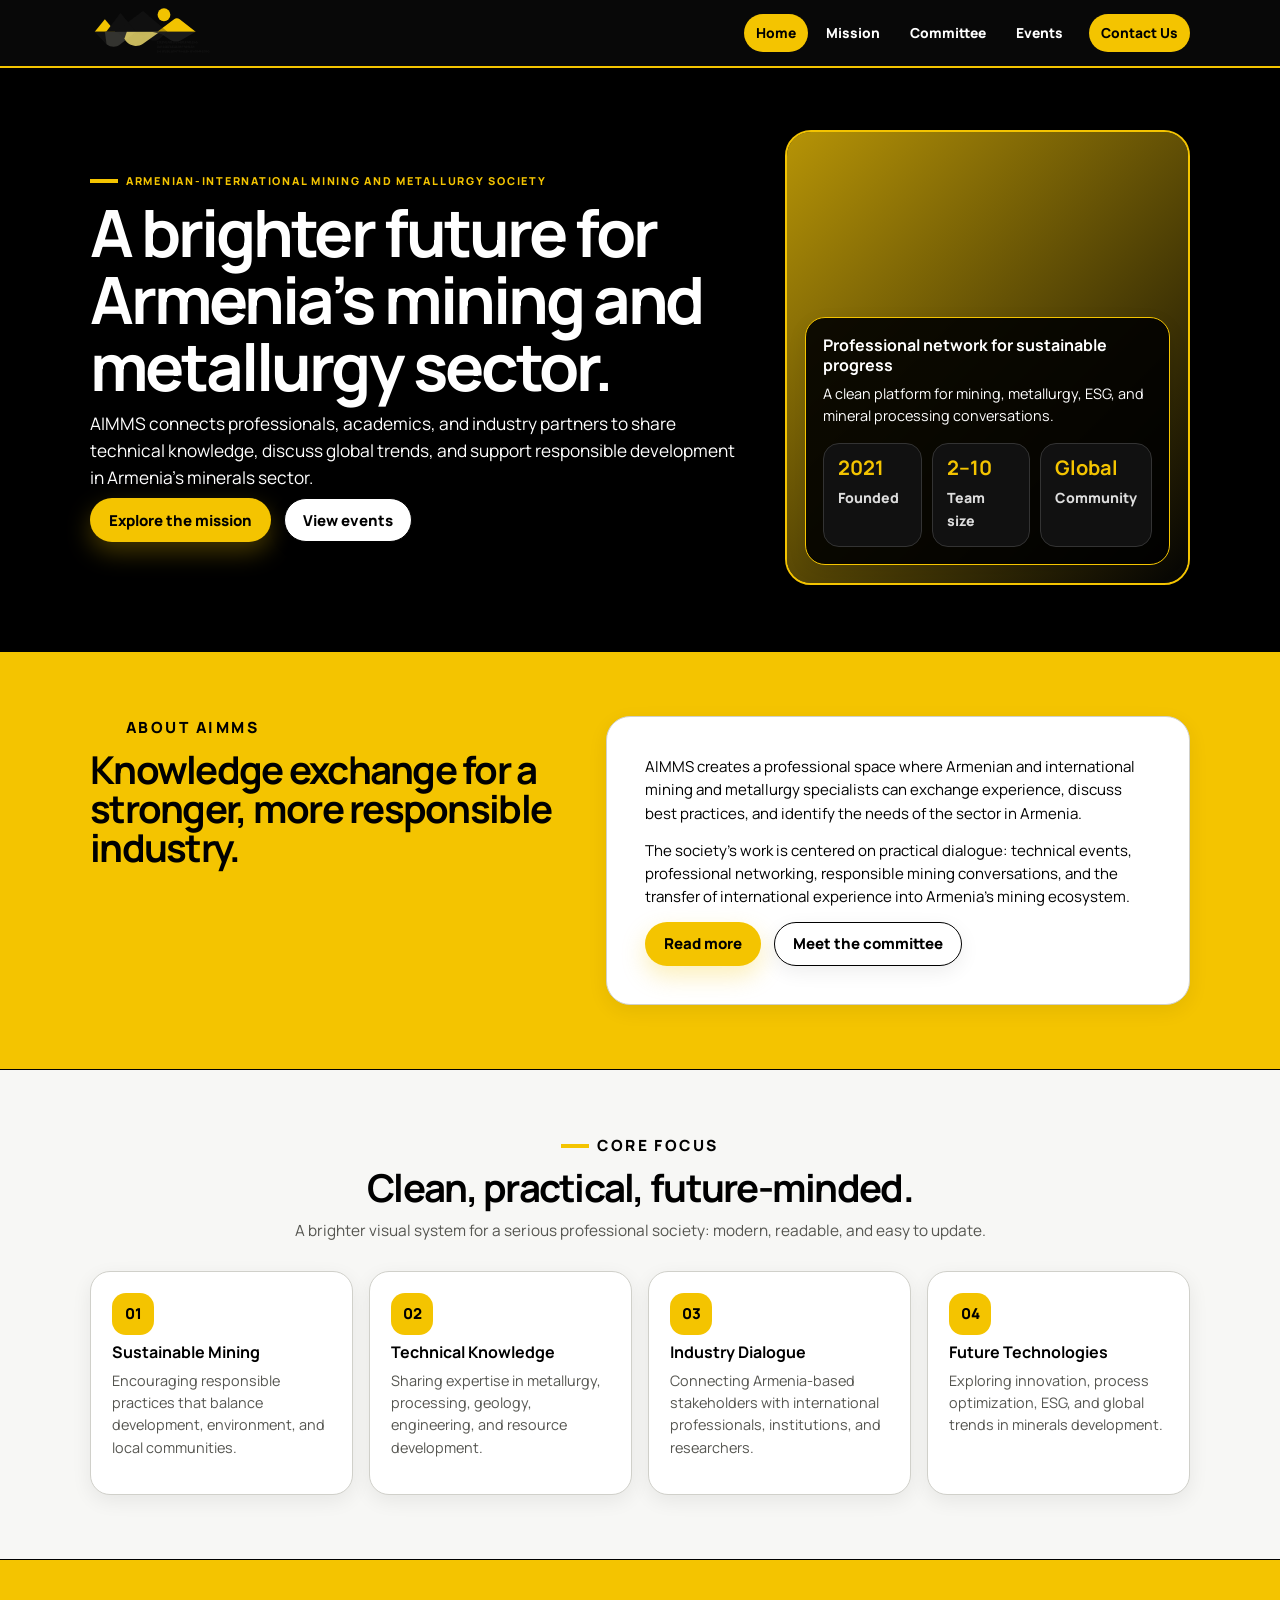
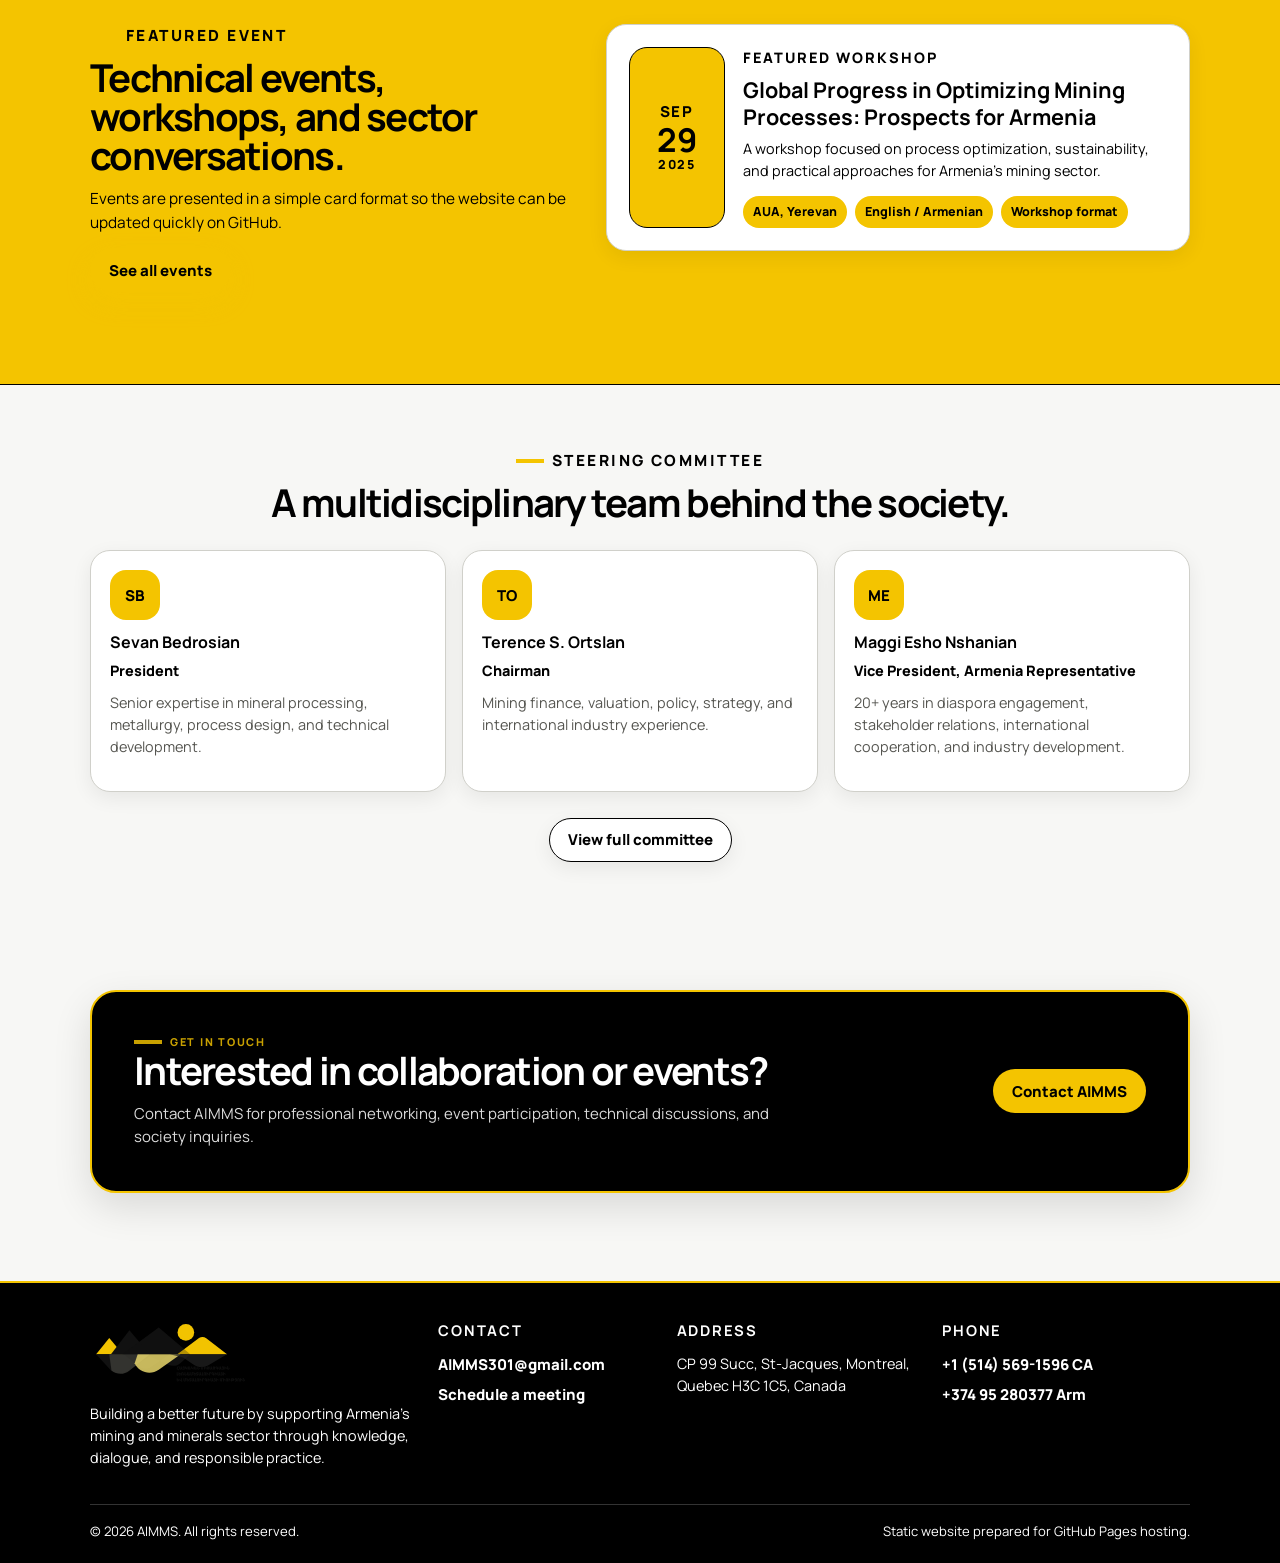
<file: AIMMS-webisite-main-final/index.html>
<!DOCTYPE html>
<html lang="en">
<head>
  <meta charset="UTF-8" />
  <meta name="viewport" content="width=device-width, initial-scale=1.0" />
  <meta name="description" content="A brighter redesign for the Armenian-International Mining and Metallurgy Society." />
  <title>AIMMS | Armenian-International Mining and Metallurgy Society</title>
  <link rel="preconnect" href="https://fonts.googleapis.com">
  <link rel="preconnect" href="https://fonts.gstatic.com" crossorigin>
  <link href="https://fonts.googleapis.com/css2?family=Inter:wght@400;500;600;700;800;900&family=Manrope:wght@500;600;700;800;900&family=Noto+Sans+Armenian:wght@700;800;900&display=swap" rel="stylesheet">
  <link rel="stylesheet" href="css/styles.css" />
  <link rel="icon" type="image/svg+xml" href="assets/aimms-icon.svg" />
</head>
<body data-page="home">
  <header class="site-header">
    <nav class="nav container" aria-label="Primary navigation">
      <a class="brand" href="index.html" aria-label="AIMMS home">
        <img class="brand-logo" src="assets/aimms-logo.svg" alt="Armenian-International Mining and Metallurgy Society logo" />
      </a>
      <button class="nav-toggle" aria-label="Open menu" aria-expanded="false"><span></span><span></span></button>
      <div class="nav-menu">
        <a href="index.html" class=" active" data-page="home">Home</a><a href="mission.html" class="" data-page="mission">Mission</a><a href="steering-committee.html" class="" data-page="committee">Committee</a><a href="events.html" class="" data-page="events">Events</a><a href="contact.html" class=" nav-cta" data-page="contact">Contact Us</a>
      </div>
    </nav>
  </header>
  <main>
    <section class="hero" aria-labelledby="hero-title">
      <div class="container hero-grid">
        <div class="hero-copy reveal">
          <p class="eyebrow">Armenian-International Mining and Metallurgy Society</p>
          <h1 id="hero-title">A brighter future for Armenia’s mining and metallurgy sector.</h1>
          <p class="hero-text">AIMMS connects professionals, academics, and industry partners to share technical knowledge, discuss global trends, and support responsible development in Armenia’s minerals sector.</p>
          <div class="hero-actions">
            <a href="mission.html" class="btn btn-primary">Explore the mission</a>
            <a href="events.html" class="btn btn-secondary">View events</a>
          </div>
        </div>
        <aside class="hero-visual reveal" aria-label="AIMMS highlights">
          <div class="hero-panel">
            <h3>Professional network for sustainable progress</h3>
            <p>A clean platform for mining, metallurgy, ESG, and mineral processing conversations.</p>
            <div class="stats-row">
              <div class="stat-card"><strong>2021</strong><span>Founded</span></div>
              <div class="stat-card"><strong>2–10</strong><span>Team size</span></div>
              <div class="stat-card"><strong>Global</strong><span>Community</span></div>
            </div>
          </div>
        </aside>
      </div>
    </section>

    <section class="section band" aria-labelledby="intro-title">
      <div class="container split-grid">
        <div class="section-heading reveal">
          <p class="eyebrow">About AIMMS</p>
          <h2 id="intro-title">Knowledge exchange for a stronger, more responsible industry.</h2>
        </div>
        <div class="about-block reveal">
          <p>AIMMS creates a professional space where Armenian and international mining and metallurgy specialists can exchange experience, discuss best practices, and identify the needs of the sector in Armenia.</p>
          <p>The society’s work is centered on practical dialogue: technical events, professional networking, responsible mining conversations, and the transfer of international experience into Armenia’s mining ecosystem.</p>
          <div class="inline-actions">
            <a href="mission.html" class="btn btn-primary">Read more</a>
            <a href="steering-committee.html" class="btn btn-secondary">Meet the committee</a>
          </div>
        </div>
      </div>
    </section>

    <section class="section" aria-labelledby="focus-title">
      <div class="container">
        <div class="section-heading center reveal">
          <p class="eyebrow">Core focus</p>
          <h2 id="focus-title">Clean, practical, future-minded.</h2>
          <p>A brighter visual system for a serious professional society: modern, readable, and easy to update.</p>
        </div>
        <div class="card-grid four">
          <article class="card reveal"><span class="card-icon">01</span><h3>Sustainable Mining</h3><p>Encouraging responsible practices that balance development, environment, and local communities.</p></article>
          <article class="card reveal"><span class="card-icon">02</span><h3>Technical Knowledge</h3><p>Sharing expertise in metallurgy, processing, geology, engineering, and resource development.</p></article>
          <article class="card reveal"><span class="card-icon">03</span><h3>Industry Dialogue</h3><p>Connecting Armenia-based stakeholders with international professionals, institutions, and researchers.</p></article>
          <article class="card reveal"><span class="card-icon">04</span><h3>Future Technologies</h3><p>Exploring innovation, process optimization, ESG, and global trends in minerals development.</p></article>
        </div>
      </div>
    </section>

    <section class="section band" aria-labelledby="event-preview-title">
      <div class="container split-grid">
        <div class="section-heading reveal">
          <p class="eyebrow">Featured event</p>
          <h2 id="event-preview-title">Technical events, workshops, and sector conversations.</h2>
          <p>Events are presented in a simple card format so the website can be updated quickly on GitHub.</p>
          <a href="events.html" class="btn btn-primary">See all events</a>
        </div>
        <article class="event-card reveal" data-type="past">
          <div class="event-date"><span>Sep</span><strong>29</strong><small>2025</small></div>
          <div class="event-details">
            <p class="event-status">Featured workshop</p>
            <h3>Global Progress in Optimizing Mining Processes: Prospects for Armenia</h3>
            <p>A workshop focused on process optimization, sustainability, and practical approaches for Armenia’s mining sector.</p>
            <ul><li>AUA, Yerevan</li><li>English / Armenian</li><li>Workshop format</li></ul>
          </div>
        </article>
      </div>
    </section>

    <section class="section" aria-labelledby="committee-preview-title">
      <div class="container">
        <div class="section-heading center reveal">
          <p class="eyebrow">Steering Committee</p>
          <h2 id="committee-preview-title">A multidisciplinary team behind the society.</h2>
        </div>
        <div class="member-grid">
          <article class="member-card reveal"><div class="member-avatar">SB</div><h3>Sevan Bedrosian</h3><p class="member-role">President</p><p>Senior expertise in mineral processing, metallurgy, process design, and technical development.</p></article>
          <article class="member-card reveal"><div class="member-avatar">TO</div><h3>Terence S. Ortslan</h3><p class="member-role">Chairman</p><p>Mining finance, valuation, policy, strategy, and international industry experience.</p></article>
          <article class="member-card reveal"><div class="member-avatar">ME</div><h3>Maggi Esho Nshanian</h3><p class="member-role">Vice President, Armenia Representative</p><p>20+ years in diaspora engagement, stakeholder relations, international cooperation, and industry development.</p></article>        </div>
        <div class="inline-actions" style="justify-content:center;margin-top:26px;"><a href="steering-committee.html" class="btn btn-secondary">View full committee</a></div>
      </div>
    </section>

    <section class="section" aria-labelledby="home-contact-title">
      <div class="container">
        <div class="cta-band reveal">
          <div>
            <p class="eyebrow" style="color:#fff;opacity:.82;">Get in touch</p>
            <h2 id="home-contact-title">Interested in collaboration or events?</h2>
            <p>Contact AIMMS for professional networking, event participation, technical discussions, and society inquiries.</p>
          </div>
          <a href="contact.html" class="btn btn-light">Contact AIMMS</a>
        </div>
      </div>
    </section>
  </main>
  <footer class="footer">
    <div class="container footer-grid">
      <div>
        <a class="brand footer-brand" href="index.html" aria-label="AIMMS home">
          <img class="footer-logo" src="assets/aimms-logo.svg" alt="Armenian-International Mining and Metallurgy Society logo" />
        </a>
        <p>Building a better future by supporting Armenia’s mining and minerals sector through knowledge, dialogue, and responsible practice.</p>
      </div>
      <div>
        <h3>Contact</h3>
        <div class="footer-links">
          <a href="mailto:AIMMS301@gmail.com">AIMMS301@gmail.com</a>
          <a href="contact.html">Schedule a meeting</a>
        </div>
      </div>
      <div>
        <h3>Address</h3>
        <p>CP 99 Succ, St-Jacques, Montreal, Quebec H3C 1C5, Canada</p>
      </div>
      <div>
        <h3>Phone</h3>
        <div class="footer-links">
          <a href="tel:+15145691596">+1 (514) 569-1596 CA</a>
          <a href="tel:+37495280377">+374 95 280377 Arm</a>
        </div>
      </div>
    </div>
    <div class="footer-bottom">
      <span>© <span id="year"></span> AIMMS. All rights reserved.</span>
      <span>Static website prepared for GitHub Pages hosting.</span>
    </div>
  </footer>
  <script src="js/script.js"></script>
</body>
</html>
</file>
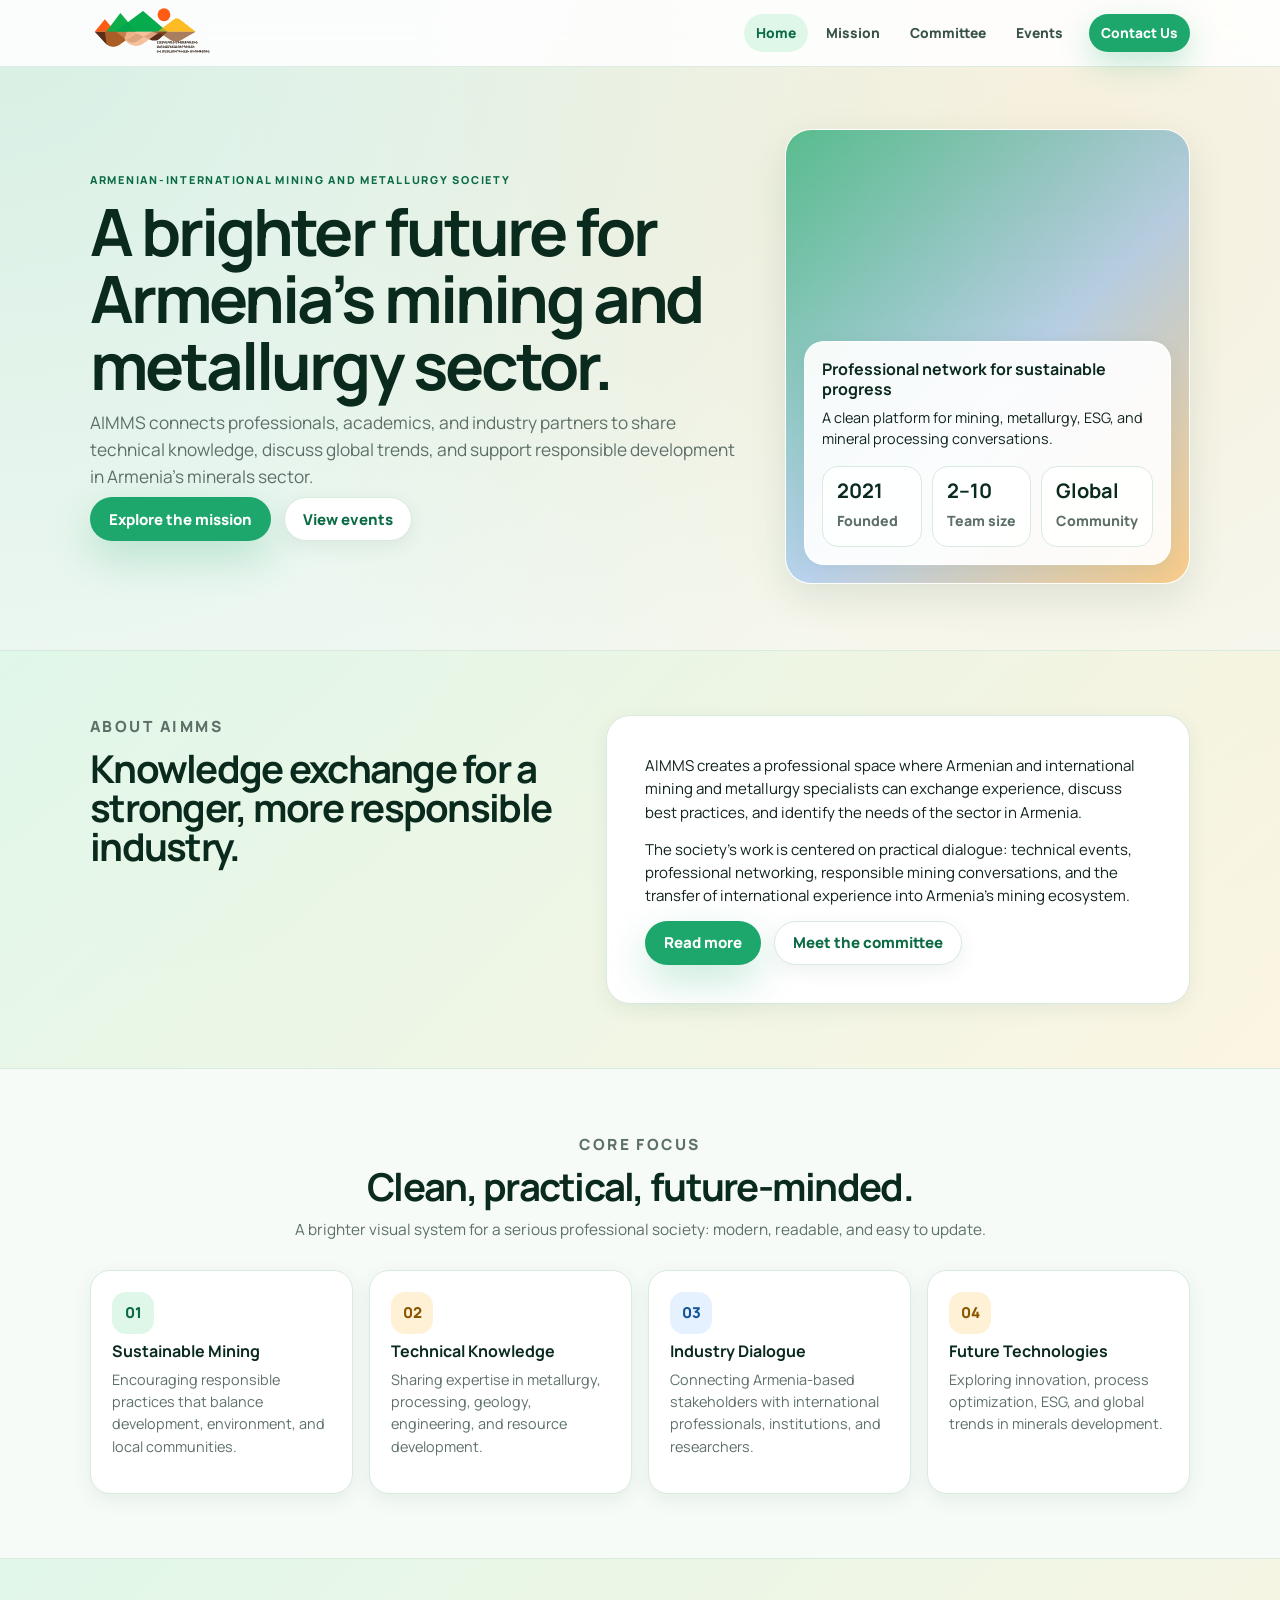
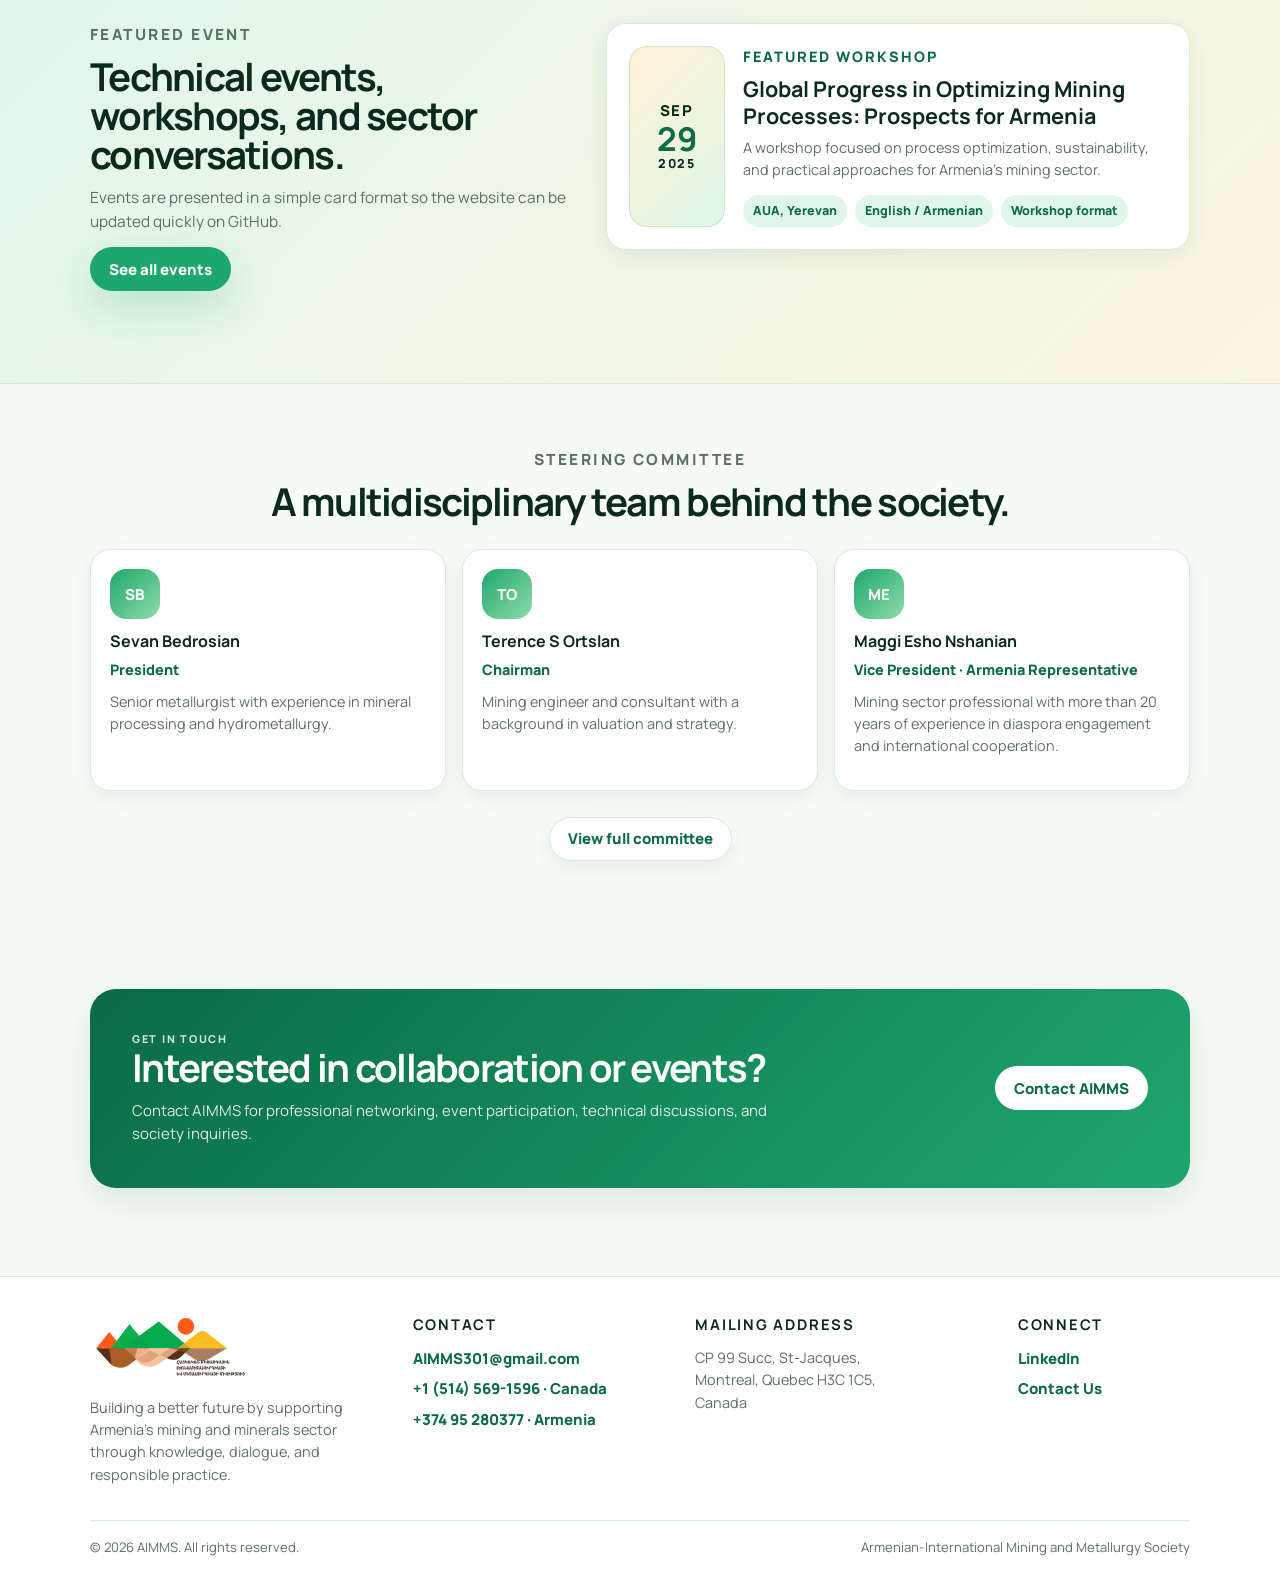
<file: AIMMS-webisite-main-final/AIMMS-website-github-ready/index.html>
<!DOCTYPE html>
<html lang="en">
<head>
  <meta charset="UTF-8" />
  <meta name="viewport" content="width=device-width, initial-scale=1.0" />
  <meta name="description" content="A brighter redesign for the Armenian-International Mining and Metallurgy Society." />
  <title>AIMMS | Armenian-International Mining and Metallurgy Society</title>
  <link rel="preconnect" href="https://fonts.googleapis.com">
  <link rel="preconnect" href="https://fonts.gstatic.com" crossorigin>
  <link href="https://fonts.googleapis.com/css2?family=Inter:wght@400;500;600;700;800;900&family=Manrope:wght@500;600;700;800;900&family=Noto+Sans+Armenian:wght@700;800;900&display=swap" rel="stylesheet">
  <link rel="stylesheet" href="css/styles.css" />
  <link rel="icon" type="image/svg+xml" href="assets/aimms-icon.svg" />
</head>
<body data-page="home">
  <header class="site-header">
    <nav class="nav container" aria-label="Primary navigation">
      <a class="brand" href="index.html" aria-label="AIMMS home">
        <img class="brand-logo" src="assets/aimms-logo.svg" alt="Armenian-International Mining and Metallurgy Society logo" />
      </a>
      <button class="nav-toggle" aria-label="Open menu" aria-expanded="false"><span></span><span></span></button>
      <div class="nav-menu">
        <a href="index.html" class=" active" data-page="home">Home</a><a href="mission.html" class="" data-page="mission">Mission</a><a href="steering-committee.html" class="" data-page="committee">Committee</a><a href="events.html" class="" data-page="events">Events</a><a href="contact.html" class=" nav-cta" data-page="contact">Contact Us</a>
      </div>
    </nav>
  </header>
  <main>
    <section class="hero" aria-labelledby="hero-title">
      <div class="container hero-grid">
        <div class="hero-copy reveal">
          <p class="eyebrow">Armenian-International Mining and Metallurgy Society</p>
          <h1 id="hero-title">A brighter future for Armenia’s mining and metallurgy sector.</h1>
          <p class="hero-text">AIMMS connects professionals, academics, and industry partners to share technical knowledge, discuss global trends, and support responsible development in Armenia’s minerals sector.</p>
          <div class="hero-actions">
            <a href="mission.html" class="btn btn-primary">Explore the mission</a>
            <a href="events.html" class="btn btn-secondary">View events</a>
          </div>
        </div>
        <aside class="hero-visual reveal" aria-label="AIMMS highlights">
          <div class="hero-panel">
            <h3>Professional network for sustainable progress</h3>
            <p>A clean platform for mining, metallurgy, ESG, and mineral processing conversations.</p>
            <div class="stats-row">
              <div class="stat-card"><strong>2021</strong><span>Founded</span></div>
              <div class="stat-card"><strong>2–10</strong><span>Team size</span></div>
              <div class="stat-card"><strong>Global</strong><span>Community</span></div>
            </div>
          </div>
        </aside>
      </div>
    </section>

    <section class="section band" aria-labelledby="intro-title">
      <div class="container split-grid">
        <div class="section-heading reveal">
          <p class="eyebrow">About AIMMS</p>
          <h2 id="intro-title">Knowledge exchange for a stronger, more responsible industry.</h2>
        </div>
        <div class="about-block reveal">
          <p>AIMMS creates a professional space where Armenian and international mining and metallurgy specialists can exchange experience, discuss best practices, and identify the needs of the sector in Armenia.</p>
          <p>The society’s work is centered on practical dialogue: technical events, professional networking, responsible mining conversations, and the transfer of international experience into Armenia’s mining ecosystem.</p>
          <div class="inline-actions">
            <a href="mission.html" class="btn btn-primary">Read more</a>
            <a href="steering-committee.html" class="btn btn-secondary">Meet the committee</a>
          </div>
        </div>
      </div>
    </section>

    <section class="section" aria-labelledby="focus-title">
      <div class="container">
        <div class="section-heading center reveal">
          <p class="eyebrow">Core focus</p>
          <h2 id="focus-title">Clean, practical, future-minded.</h2>
          <p>A brighter visual system for a serious professional society: modern, readable, and easy to update.</p>
        </div>
        <div class="card-grid four">
          <article class="card reveal"><span class="card-icon">01</span><h3>Sustainable Mining</h3><p>Encouraging responsible practices that balance development, environment, and local communities.</p></article>
          <article class="card reveal"><span class="card-icon">02</span><h3>Technical Knowledge</h3><p>Sharing expertise in metallurgy, processing, geology, engineering, and resource development.</p></article>
          <article class="card reveal"><span class="card-icon">03</span><h3>Industry Dialogue</h3><p>Connecting Armenia-based stakeholders with international professionals, institutions, and researchers.</p></article>
          <article class="card reveal"><span class="card-icon">04</span><h3>Future Technologies</h3><p>Exploring innovation, process optimization, ESG, and global trends in minerals development.</p></article>
        </div>
      </div>
    </section>

    <section class="section band" aria-labelledby="event-preview-title">
      <div class="container split-grid">
        <div class="section-heading reveal">
          <p class="eyebrow">Featured event</p>
          <h2 id="event-preview-title">Technical events, workshops, and sector conversations.</h2>
          <p>Events are presented in a simple card format so the website can be updated quickly on GitHub.</p>
          <a href="events.html" class="btn btn-primary">See all events</a>
        </div>
        <article class="event-card reveal" data-type="past">
          <div class="event-date"><span>Sep</span><strong>29</strong><small>2025</small></div>
          <div class="event-details">
            <p class="event-status">Featured workshop</p>
            <h3>Global Progress in Optimizing Mining Processes: Prospects for Armenia</h3>
            <p>A workshop focused on process optimization, sustainability, and practical approaches for Armenia’s mining sector.</p>
            <ul><li>AUA, Yerevan</li><li>English / Armenian</li><li>Workshop format</li></ul>
          </div>
        </article>
      </div>
    </section>

    <section class="section" aria-labelledby="committee-preview-title">
      <div class="container">
        <div class="section-heading center reveal">
          <p class="eyebrow">Steering Committee</p>
          <h2 id="committee-preview-title">A multidisciplinary team behind the society.</h2>
        </div>
        <div class="member-grid">
          <article class="member-card reveal">
            <div class="member-avatar">SB</div>
            <h3>Sevan Bedrosian</h3>
            <p class="member-role">President</p>
            <p>Senior metallurgist with experience in mineral processing and hydrometallurgy.</p>
          </article>
          <article class="member-card reveal">
            <div class="member-avatar">TO</div>
            <h3>Terence S Ortslan</h3>
            <p class="member-role">Chairman</p>
            <p>Mining engineer and consultant with a background in valuation and strategy.</p>
          </article>
          <article class="member-card reveal">
            <div class="member-avatar">ME</div>
            <h3>Maggi Esho Nshanian</h3>
            <p class="member-role">Vice President · Armenia Representative</p>
            <p>Mining sector professional with more than 20 years of experience in diaspora engagement and international cooperation.</p>
          </article>
        </div>
        <div class="inline-actions" style="justify-content:center;margin-top:26px;"><a href="steering-committee.html" class="btn btn-secondary">View full committee</a></div>
      </div>
    </section>

    <section class="section" aria-labelledby="home-contact-title">
      <div class="container">
        <div class="cta-band reveal">
          <div>
            <p class="eyebrow" style="color:#fff;opacity:.82;">Get in touch</p>
            <h2 id="home-contact-title">Interested in collaboration or events?</h2>
            <p>Contact AIMMS for professional networking, event participation, technical discussions, and society inquiries.</p>
          </div>
          <a href="contact.html" class="btn btn-light">Contact AIMMS</a>
        </div>
      </div>
    </section>
  </main>
  <footer class="footer">
    <div class="container footer-grid">
      <div>
        <a class="brand footer-brand" href="index.html" aria-label="AIMMS home">
          <img class="footer-logo" src="assets/aimms-logo.svg" alt="Armenian-International Mining and Metallurgy Society logo" />
        </a>
        <p>Building a better future by supporting Armenia’s mining and minerals sector through knowledge, dialogue, and responsible practice.</p>
      </div>
      <div>
        <h3>Contact</h3>
        <div class="footer-links">
          <a href="mailto:AIMMS301@gmail.com">AIMMS301@gmail.com</a>
          <a href="tel:+15145691596">+1 (514) 569-1596 · Canada</a>
          <a href="tel:+37495280377">+374 95 280377 · Armenia</a>
        </div>
      </div>
      <div>
        <h3>Mailing address</h3>
        <p>CP 99 Succ, St-Jacques,<br>Montreal, Quebec H3C 1C5,<br>Canada</p>
      </div>
      <div>
        <h3>Connect</h3>
        <div class="footer-links">
          <a href="https://www.linkedin.com/company/armeniametallurgysociety/" target="_blank" rel="noopener noreferrer">LinkedIn</a>
          <a href="contact.html">Contact Us</a>
        </div>
      </div>
    </div>
    <div class="footer-bottom">
      <span>© <span id="year"></span> AIMMS. All rights reserved.</span>
      <span>Armenian-International Mining and Metallurgy Society</span>
    </div>
  </footer>
  <script src="js/script.js"></script>
</body>
</html>
</file>
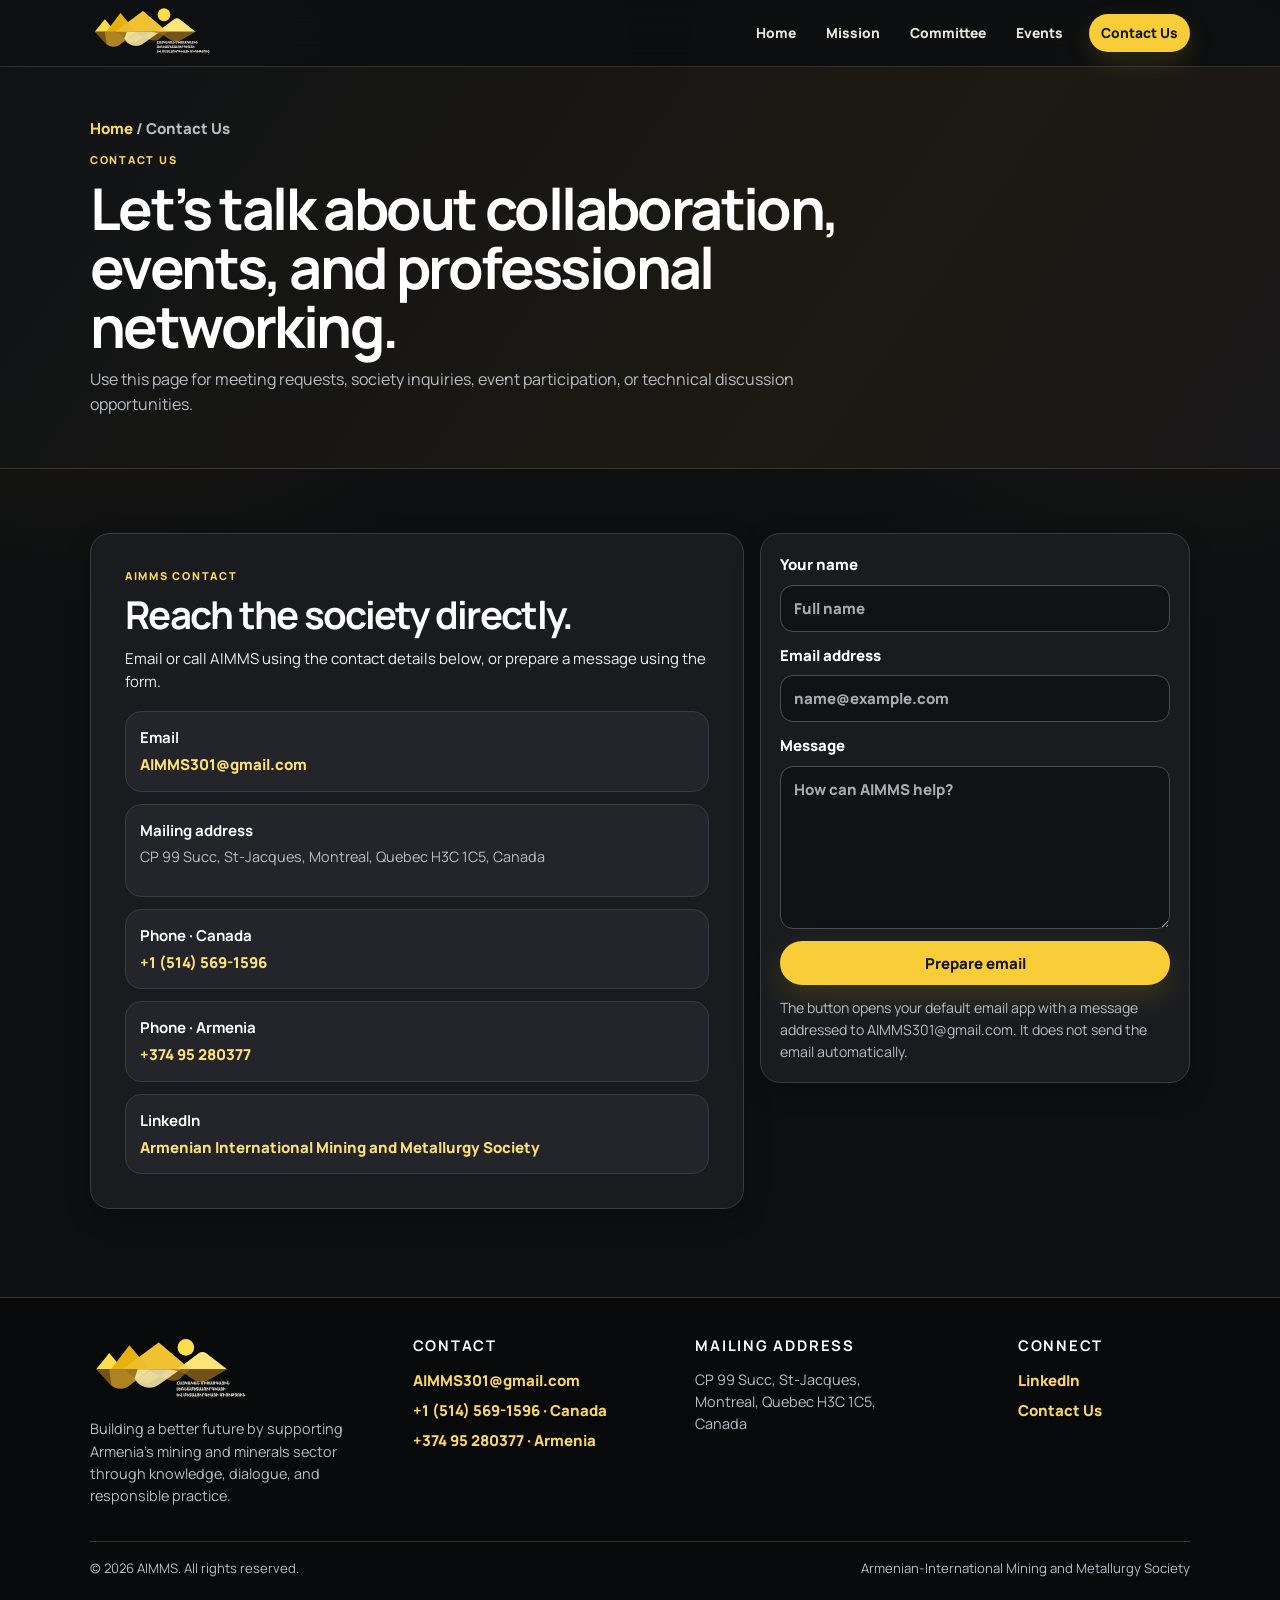
<file: contact.html>
<!DOCTYPE html>
<html lang="en">
<head>
  <meta charset="UTF-8" />
  <meta name="viewport" content="width=device-width, initial-scale=1.0" />
  <meta name="description" content="Contact AIMMS by email, telephone, or mail for society inquiries and collaboration." />
  <title>Contact Us | AIMMS</title>
  <link rel="preconnect" href="https://fonts.googleapis.com">
  <link rel="preconnect" href="https://fonts.gstatic.com" crossorigin>
  <link href="https://fonts.googleapis.com/css2?family=Inter:wght@400;500;600;700;800;900&family=Manrope:wght@500;600;700;800;900&family=Noto+Sans+Armenian:wght@700;800;900&display=swap" rel="stylesheet">
  <link rel="stylesheet" href="css/styles.css" />
  <link rel="icon" type="image/svg+xml" href="assets/aimms-icon-yellow.svg" />
</head>
<body data-page="contact">
  <header class="site-header">
    <nav class="nav container" aria-label="Primary navigation">
      <a class="brand" href="index.html" aria-label="AIMMS home">
        <img class="brand-logo" src="assets/aimms-logo-yellow.svg" alt="Armenian-International Mining and Metallurgy Society logo" />
      </a>
      <button type="button" class="nav-toggle" aria-label="Open menu" aria-controls="primary-nav-links" aria-expanded="false"><span></span><span></span></button>
      <div class="nav-menu" id="primary-nav-links">
        <a href="index.html" class="" data-page="home">Home</a><a href="mission.html" class="" data-page="mission">Mission</a><a href="steering-committee.html" class="" data-page="committee">Committee</a><a href="events.html" class="" data-page="events">Events</a><a href="contact.html" class=" nav-cta active" data-page="contact">Contact Us</a>
      </div>
    </nav>
  </header>
  <main>
    <section class="page-hero">
      <div class="container reveal">
        <p class="breadcrumb"><a href="index.html">Home</a> / Contact Us</p>
        <p class="eyebrow">Contact Us</p>
        <h1>Let’s talk about collaboration, events, and professional networking.</h1>
        <p class="lead">Use this page for meeting requests, society inquiries, event participation, or technical discussion opportunities.</p>
      </div>
    </section>

    <section class="section">
      <div class="container contact-grid">
        <div class="contact-card reveal">
          <p class="eyebrow">AIMMS contact</p>
          <h2>Reach the society directly.</h2>
          <p>Email or call AIMMS using the contact details below, or prepare a message using the form.</p>
          <div class="contact-info">
            <div class="info-item"><strong>Email</strong><a href="mailto:AIMMS301@gmail.com">AIMMS301@gmail.com</a></div>
            <div class="info-item"><strong>Mailing address</strong><p>CP 99 Succ, St-Jacques, Montreal, Quebec H3C 1C5, Canada</p></div>
            <div class="info-item"><strong>Phone · Canada</strong><a href="tel:+15145691596">+1 (514) 569-1596</a></div>
            <div class="info-item"><strong>Phone · Armenia</strong><a href="tel:+37495280377">+374 95 280377</a></div>
            <div class="info-item"><strong>LinkedIn</strong><a href="https://www.linkedin.com/company/armeniametallurgysociety/" target="_blank" rel="noopener noreferrer">Armenian International Mining and Metallurgy Society</a></div>
          </div>
        </div>

        <form class="message-form reveal" id="messageForm">
          <label>Your name<input type="text" name="name" placeholder="Full name" required /></label>
          <label>Email address<input type="email" name="email" placeholder="name@example.com" required /></label>
          <label>Message<textarea name="message" rows="6" placeholder="How can AIMMS help?" required></textarea></label>
          <button type="submit" class="btn btn-primary">Prepare email</button>
          <p class="form-note">The button opens your default email app with a message addressed to AIMMS301@gmail.com. It does not send the email automatically.</p>
        </form>
      </div>
    </section>
  </main>
  <footer class="footer">
    <div class="container footer-grid">
      <div>
        <a class="brand footer-brand" href="index.html" aria-label="AIMMS home">
          <img class="footer-logo" src="assets/aimms-logo-yellow.svg" alt="Armenian-International Mining and Metallurgy Society logo" />
        </a>
        <p>Building a better future by supporting Armenia’s mining and minerals sector through knowledge, dialogue, and responsible practice.</p>
      </div>
      <div>
        <h3>Contact</h3>
        <div class="footer-links">
          <a href="mailto:AIMMS301@gmail.com">AIMMS301@gmail.com</a>
          <a href="tel:+15145691596">+1 (514) 569-1596 · Canada</a>
          <a href="tel:+37495280377">+374 95 280377 · Armenia</a>
        </div>
      </div>
      <div>
        <h3>Mailing address</h3>
        <p>CP 99 Succ, St-Jacques,<br>Montreal, Quebec H3C 1C5,<br>Canada</p>
      </div>
      <div>
        <h3>Connect</h3>
        <div class="footer-links">
          <a href="https://www.linkedin.com/company/armeniametallurgysociety/" target="_blank" rel="noopener noreferrer">LinkedIn</a>
          <a href="contact.html">Contact Us</a>
        </div>
      </div>
    </div>
    <div class="footer-bottom">
      <span>© <span id="year"></span> AIMMS. All rights reserved.</span>
      <span>Armenian-International Mining and Metallurgy Society</span>
    </div>
  </footer>
  <script src="js/script.js"></script>
</body>
</html>
</file>
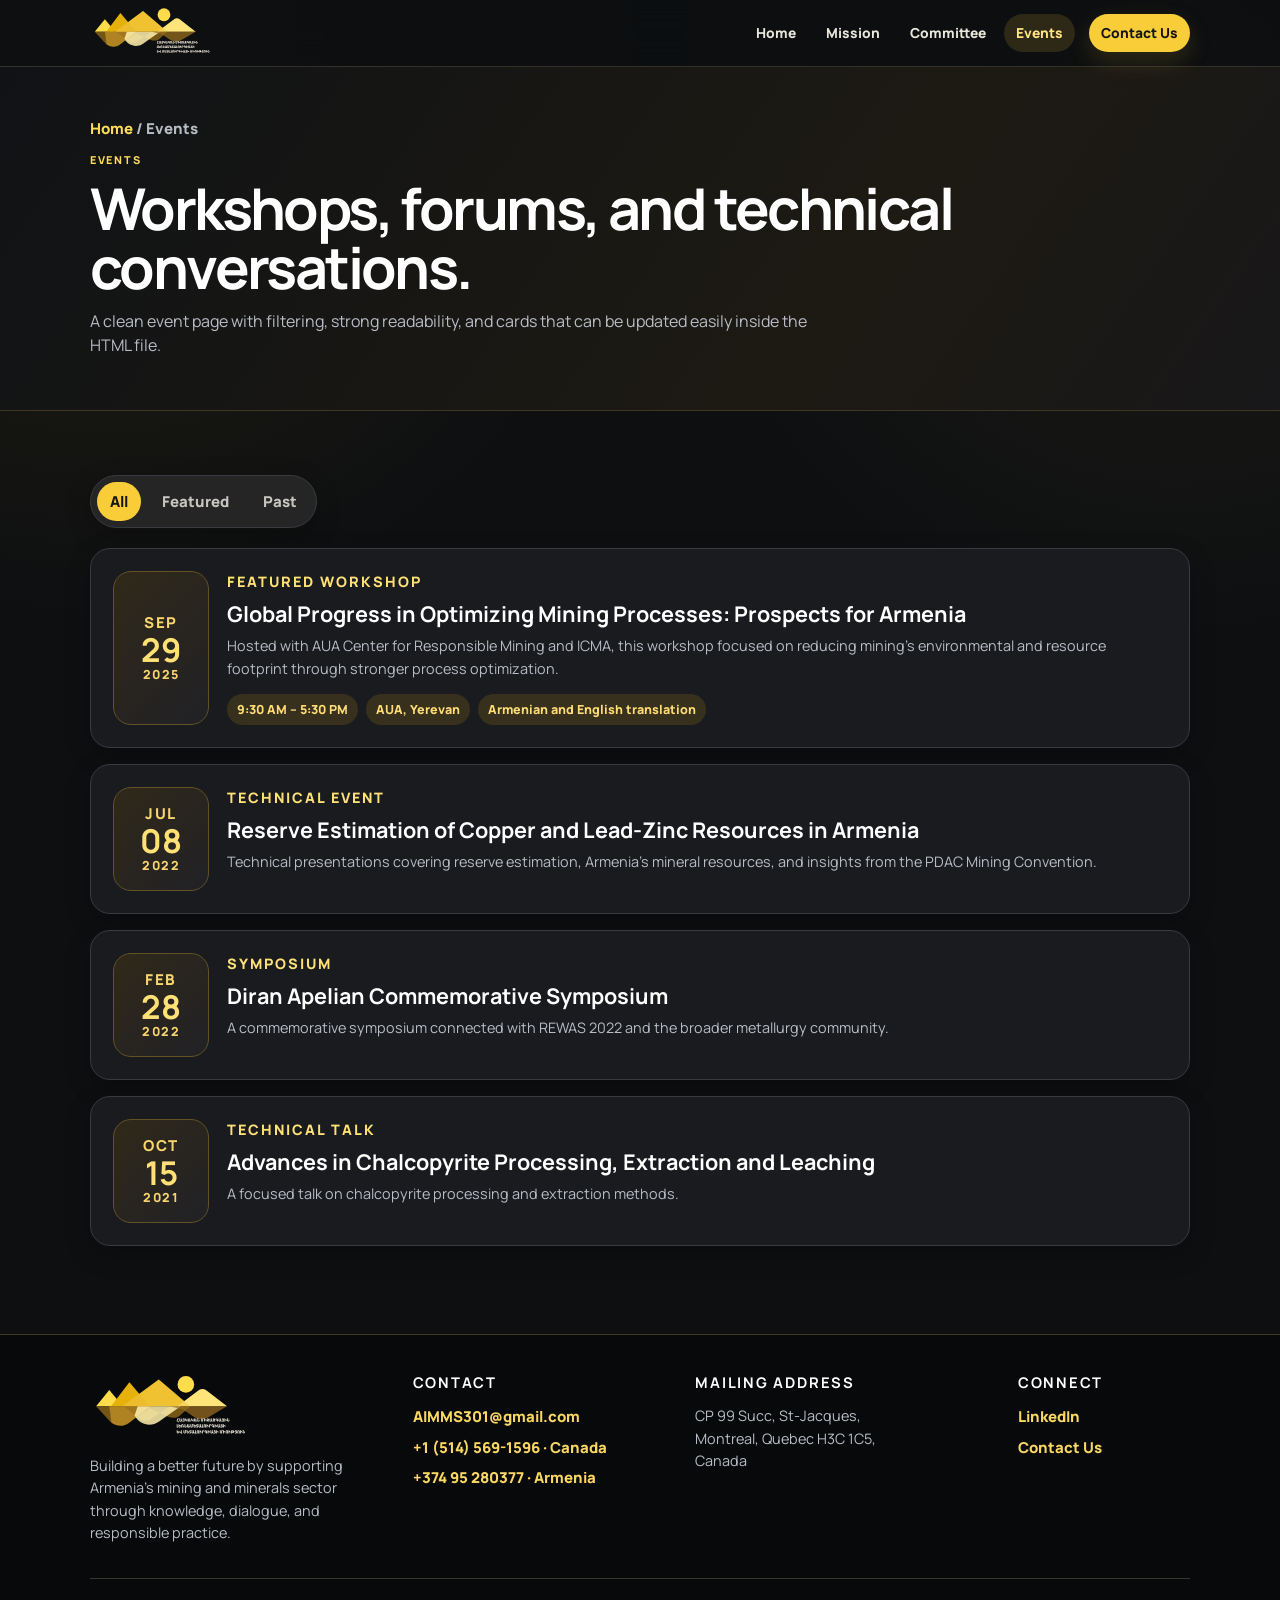
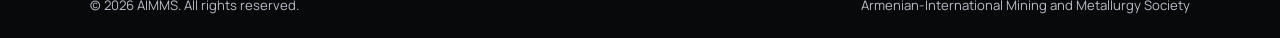
<file: events.html>
<!DOCTYPE html>
<html lang="en">
<head>
  <meta charset="UTF-8" />
  <meta name="viewport" content="width=device-width, initial-scale=1.0" />
  <meta name="description" content="Events page for the Armenian-International Mining and Metallurgy Society." />
  <title>Events | AIMMS</title>
  <link rel="preconnect" href="https://fonts.googleapis.com">
  <link rel="preconnect" href="https://fonts.gstatic.com" crossorigin>
  <link href="https://fonts.googleapis.com/css2?family=Inter:wght@400;500;600;700;800;900&family=Manrope:wght@500;600;700;800;900&family=Noto+Sans+Armenian:wght@700;800;900&display=swap" rel="stylesheet">
  <link rel="stylesheet" href="css/styles.css" />
  <link rel="icon" type="image/svg+xml" href="assets/aimms-icon-yellow.svg" />
</head>
<body data-page="events">
  <header class="site-header">
    <nav class="nav container" aria-label="Primary navigation">
      <a class="brand" href="index.html" aria-label="AIMMS home">
        <img class="brand-logo" src="assets/aimms-logo-yellow.svg" alt="Armenian-International Mining and Metallurgy Society logo" />
      </a>
      <button type="button" class="nav-toggle" aria-label="Open menu" aria-controls="primary-nav-links" aria-expanded="false"><span></span><span></span></button>
      <div class="nav-menu" id="primary-nav-links">
        <a href="index.html" class="" data-page="home">Home</a><a href="mission.html" class="" data-page="mission">Mission</a><a href="steering-committee.html" class="" data-page="committee">Committee</a><a href="events.html" class=" active" data-page="events">Events</a><a href="contact.html" class=" nav-cta" data-page="contact">Contact Us</a>
      </div>
    </nav>
  </header>
  <main>
    <section class="page-hero">
      <div class="container reveal">
        <p class="breadcrumb"><a href="index.html">Home</a> / Events</p>
        <p class="eyebrow">Events</p>
        <h1>Workshops, forums, and technical conversations.</h1>
        <p class="lead">A clean event page with filtering, strong readability, and cards that can be updated easily inside the HTML file.</p>
      </div>
    </section>

    <section class="section">
      <div class="container">
        <div class="event-controls reveal" aria-label="Event filters">
          <button type="button" class="filter-btn active" data-filter="all">All</button>
          <button type="button" class="filter-btn" data-filter="featured">Featured</button>
          <button type="button" class="filter-btn" data-filter="past">Past</button>
        </div>
        <div class="timeline-grid">
          <article class="event-card reveal" data-type="featured past">
            <div class="event-date"><span>Sep</span><strong>29</strong><small>2025</small></div>
            <div class="event-details">
              <p class="event-status">Featured workshop</p>
              <h3>Global Progress in Optimizing Mining Processes: Prospects for Armenia</h3>
              <p>Hosted with AUA Center for Responsible Mining and ICMA, this workshop focused on reducing mining’s environmental and resource footprint through stronger process optimization.</p>
              <ul><li>9:30 AM – 5:30 PM</li><li>AUA, Yerevan</li><li>Armenian and English translation</li></ul>
            </div>
          </article>
          <article class="event-card reveal" data-type="past">
            <div class="event-date"><span>Jul</span><strong>08</strong><small>2022</small></div>
            <div class="event-details">
              <p class="event-status">Technical event</p>
              <h3>Reserve Estimation of Copper and Lead-Zinc Resources in Armenia</h3>
              <p>Technical presentations covering reserve estimation, Armenia’s mineral resources, and insights from the PDAC Mining Convention.</p>
            </div>
          </article>
          <article class="event-card reveal" data-type="past">
            <div class="event-date"><span>Feb</span><strong>28</strong><small>2022</small></div>
            <div class="event-details">
              <p class="event-status">Symposium</p>
              <h3>Diran Apelian Commemorative Symposium</h3>
              <p>A commemorative symposium connected with REWAS 2022 and the broader metallurgy community.</p>
            </div>
          </article>
          <article class="event-card reveal" data-type="past">
            <div class="event-date"><span>Oct</span><strong>15</strong><small>2021</small></div>
            <div class="event-details">
              <p class="event-status">Technical talk</p>
              <h3>Advances in Chalcopyrite Processing, Extraction and Leaching</h3>
              <p>A focused talk on chalcopyrite processing and extraction methods.</p>
            </div>
          </article>
        </div>
      </div>
    </section>
  </main>
  <footer class="footer">
    <div class="container footer-grid">
      <div>
        <a class="brand footer-brand" href="index.html" aria-label="AIMMS home">
          <img class="footer-logo" src="assets/aimms-logo-yellow.svg" alt="Armenian-International Mining and Metallurgy Society logo" />
        </a>
        <p>Building a better future by supporting Armenia’s mining and minerals sector through knowledge, dialogue, and responsible practice.</p>
      </div>
      <div>
        <h3>Contact</h3>
        <div class="footer-links">
          <a href="mailto:AIMMS301@gmail.com">AIMMS301@gmail.com</a>
          <a href="tel:+15145691596">+1 (514) 569-1596 · Canada</a>
          <a href="tel:+37495280377">+374 95 280377 · Armenia</a>
        </div>
      </div>
      <div>
        <h3>Mailing address</h3>
        <p>CP 99 Succ, St-Jacques,<br>Montreal, Quebec H3C 1C5,<br>Canada</p>
      </div>
      <div>
        <h3>Connect</h3>
        <div class="footer-links">
          <a href="https://www.linkedin.com/company/armeniametallurgysociety/" target="_blank" rel="noopener noreferrer">LinkedIn</a>
          <a href="contact.html">Contact Us</a>
        </div>
      </div>
    </div>
    <div class="footer-bottom">
      <span>© <span id="year"></span> AIMMS. All rights reserved.</span>
      <span>Armenian-International Mining and Metallurgy Society</span>
    </div>
  </footer>
  <script src="js/script.js"></script>
</body>
</html>
</file>
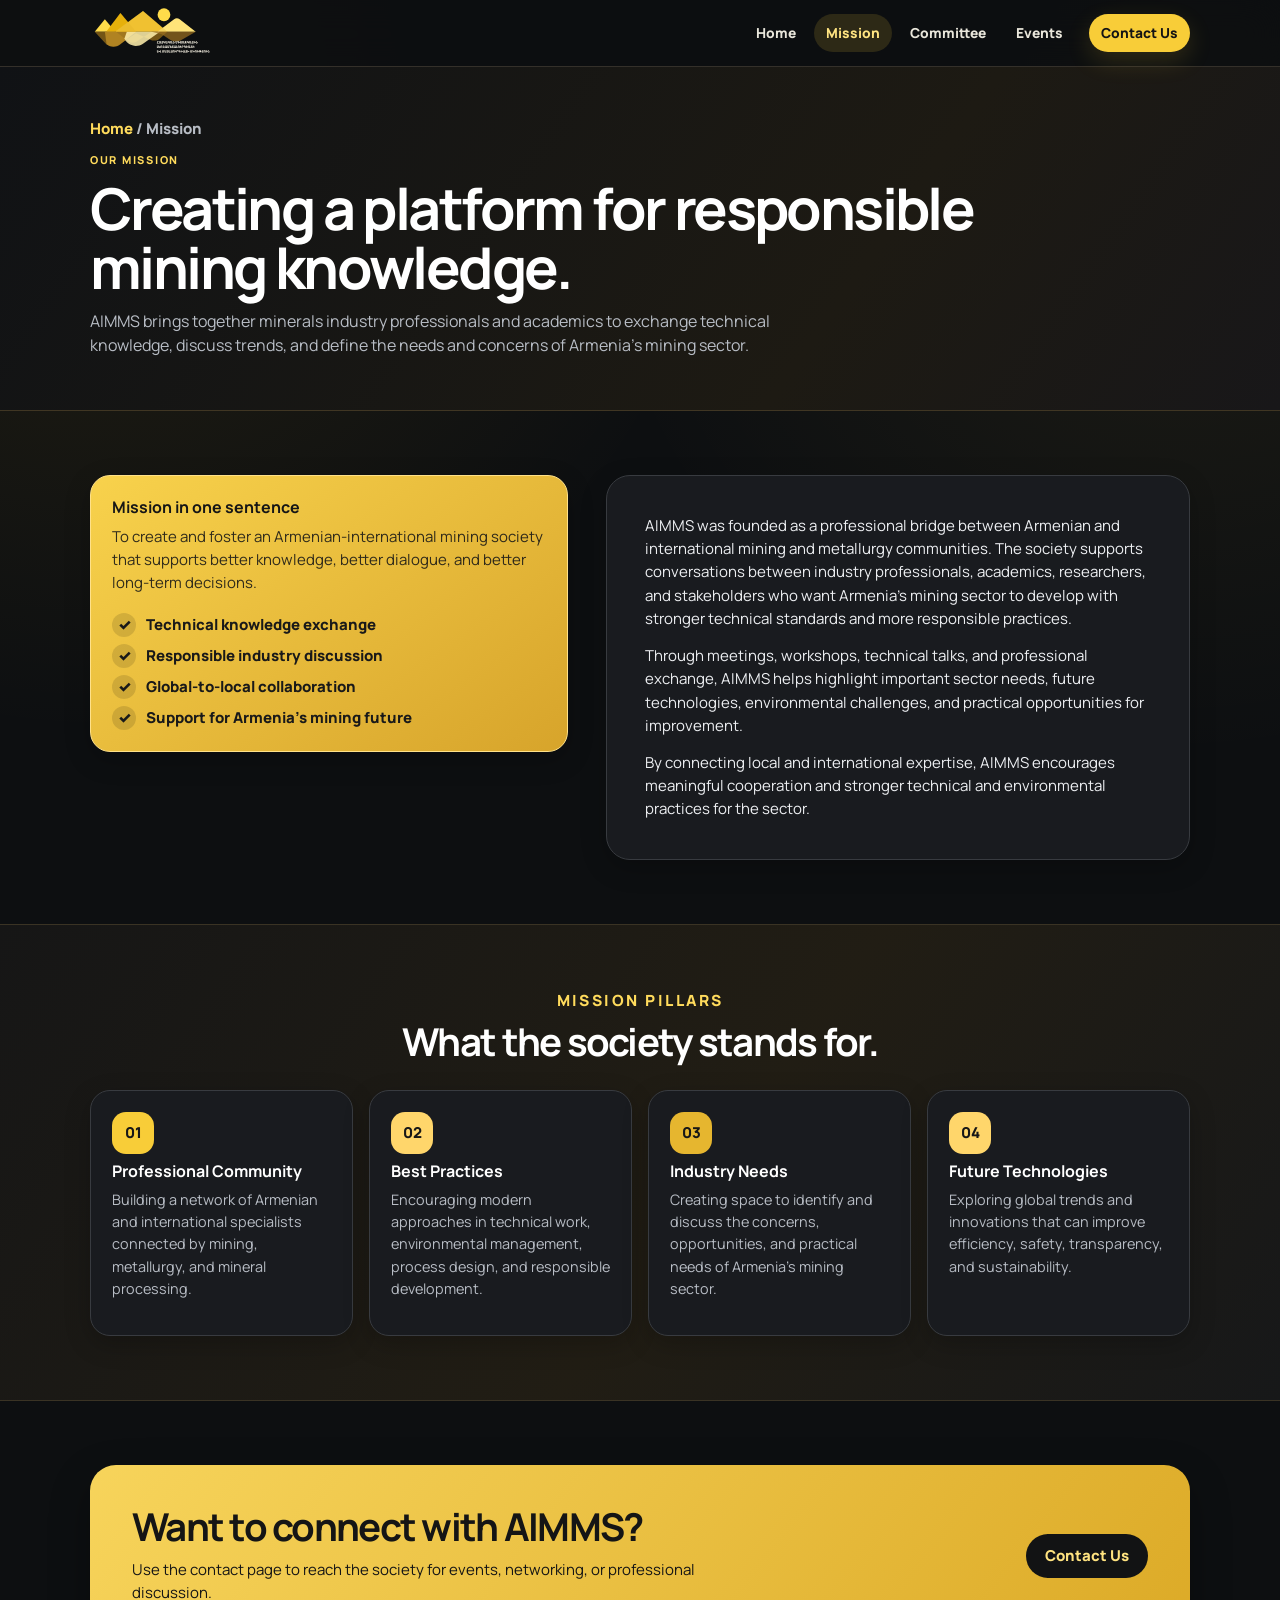
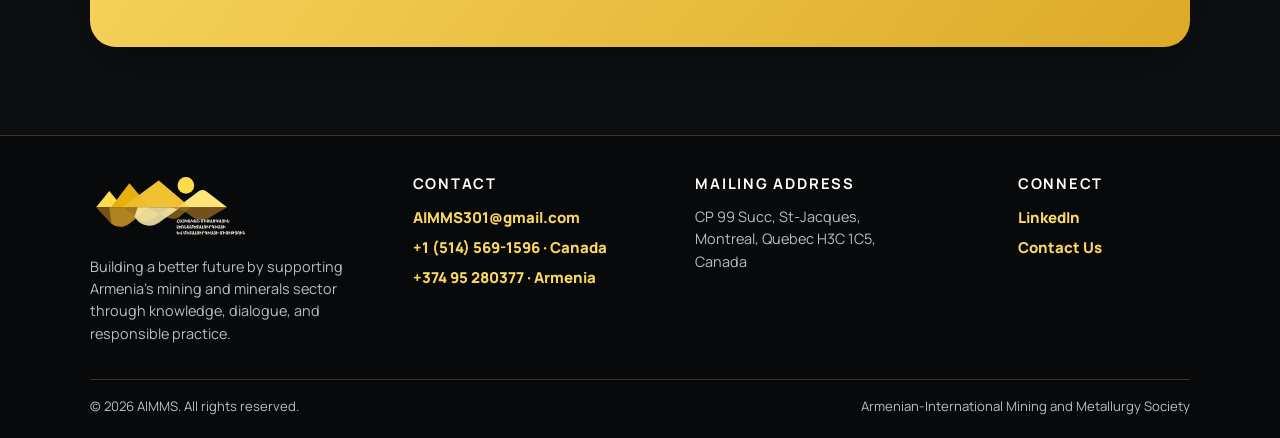
<file: mission.html>
<!DOCTYPE html>
<html lang="en">
<head>
  <meta charset="UTF-8" />
  <meta name="viewport" content="width=device-width, initial-scale=1.0" />
  <meta name="description" content="Mission page for the Armenian-International Mining and Metallurgy Society." />
  <title>Mission | AIMMS</title>
  <link rel="preconnect" href="https://fonts.googleapis.com">
  <link rel="preconnect" href="https://fonts.gstatic.com" crossorigin>
  <link href="https://fonts.googleapis.com/css2?family=Inter:wght@400;500;600;700;800;900&family=Manrope:wght@500;600;700;800;900&family=Noto+Sans+Armenian:wght@700;800;900&display=swap" rel="stylesheet">
  <link rel="stylesheet" href="css/styles.css" />
  <link rel="icon" type="image/svg+xml" href="assets/aimms-icon-yellow.svg" />
</head>
<body data-page="mission">
  <header class="site-header">
    <nav class="nav container" aria-label="Primary navigation">
      <a class="brand" href="index.html" aria-label="AIMMS home">
        <img class="brand-logo" src="assets/aimms-logo-yellow.svg" alt="Armenian-International Mining and Metallurgy Society logo" />
      </a>
      <button type="button" class="nav-toggle" aria-label="Open menu" aria-controls="primary-nav-links" aria-expanded="false"><span></span><span></span></button>
      <div class="nav-menu" id="primary-nav-links">
        <a href="index.html" class="" data-page="home">Home</a><a href="mission.html" class=" active" data-page="mission">Mission</a><a href="steering-committee.html" class="" data-page="committee">Committee</a><a href="events.html" class="" data-page="events">Events</a><a href="contact.html" class=" nav-cta" data-page="contact">Contact Us</a>
      </div>
    </nav>
  </header>
  <main>
    <section class="page-hero">
      <div class="container reveal">
        <p class="breadcrumb"><a href="index.html">Home</a> / Mission</p>
        <p class="eyebrow">Our mission</p>
        <h1>Creating a platform for responsible mining knowledge.</h1>
        <p class="lead">AIMMS brings together minerals industry professionals and academics to exchange technical knowledge, discuss trends, and define the needs and concerns of Armenia’s mining sector.</p>
      </div>
    </section>

    <section class="section">
      <div class="container split-grid">
        <div class="highlight-card reveal">
          <h3>Mission in one sentence</h3>
          <p>To create and foster an Armenian-international mining society that supports better knowledge, better dialogue, and better long-term decisions.</p>
          <ul class="highlight-list">
            <li>Technical knowledge exchange</li>
            <li>Responsible industry discussion</li>
            <li>Global-to-local collaboration</li>
            <li>Support for Armenia’s mining future</li>
          </ul>
        </div>
        <div class="about-block reveal">
          <p>AIMMS was founded as a professional bridge between Armenian and international mining and metallurgy communities. The society supports conversations between industry professionals, academics, researchers, and stakeholders who want Armenia’s mining sector to develop with stronger technical standards and more responsible practices.</p>
          <p>Through meetings, workshops, technical talks, and professional exchange, AIMMS helps highlight important sector needs, future technologies, environmental challenges, and practical opportunities for improvement.</p>
          <p>By connecting local and international expertise, AIMMS encourages meaningful cooperation and stronger technical and environmental practices for the sector.</p>
        </div>
      </div>
    </section>

    <section class="section band">
      <div class="container">
        <div class="section-heading center reveal">
          <p class="eyebrow">Mission pillars</p>
          <h2>What the society stands for.</h2>
        </div>
        <div class="card-grid four">
          <article class="card reveal"><span class="card-icon">01</span><h3>Professional Community</h3><p>Building a network of Armenian and international specialists connected by mining, metallurgy, and mineral processing.</p></article>
          <article class="card reveal"><span class="card-icon">02</span><h3>Best Practices</h3><p>Encouraging modern approaches in technical work, environmental management, process design, and responsible development.</p></article>
          <article class="card reveal"><span class="card-icon">03</span><h3>Industry Needs</h3><p>Creating space to identify and discuss the concerns, opportunities, and practical needs of Armenia’s mining sector.</p></article>
          <article class="card reveal"><span class="card-icon">04</span><h3>Future Technologies</h3><p>Exploring global trends and innovations that can improve efficiency, safety, transparency, and sustainability.</p></article>
        </div>
      </div>
    </section>

    <section class="section">
      <div class="container">
        <div class="cta-band reveal">
          <div><h2>Want to connect with AIMMS?</h2><p>Use the contact page to reach the society for events, networking, or professional discussion.</p></div>
          <a href="contact.html" class="btn btn-light">Contact Us</a>
        </div>
      </div>
    </section>
  </main>
  <footer class="footer">
    <div class="container footer-grid">
      <div>
        <a class="brand footer-brand" href="index.html" aria-label="AIMMS home">
          <img class="footer-logo" src="assets/aimms-logo-yellow.svg" alt="Armenian-International Mining and Metallurgy Society logo" />
        </a>
        <p>Building a better future by supporting Armenia’s mining and minerals sector through knowledge, dialogue, and responsible practice.</p>
      </div>
      <div>
        <h3>Contact</h3>
        <div class="footer-links">
          <a href="mailto:AIMMS301@gmail.com">AIMMS301@gmail.com</a>
          <a href="tel:+15145691596">+1 (514) 569-1596 · Canada</a>
          <a href="tel:+37495280377">+374 95 280377 · Armenia</a>
        </div>
      </div>
      <div>
        <h3>Mailing address</h3>
        <p>CP 99 Succ, St-Jacques,<br>Montreal, Quebec H3C 1C5,<br>Canada</p>
      </div>
      <div>
        <h3>Connect</h3>
        <div class="footer-links">
          <a href="https://www.linkedin.com/company/armeniametallurgysociety/" target="_blank" rel="noopener noreferrer">LinkedIn</a>
          <a href="contact.html">Contact Us</a>
        </div>
      </div>
    </div>
    <div class="footer-bottom">
      <span>© <span id="year"></span> AIMMS. All rights reserved.</span>
      <span>Armenian-International Mining and Metallurgy Society</span>
    </div>
  </footer>
  <script src="js/script.js"></script>
</body>
</html>
</file>
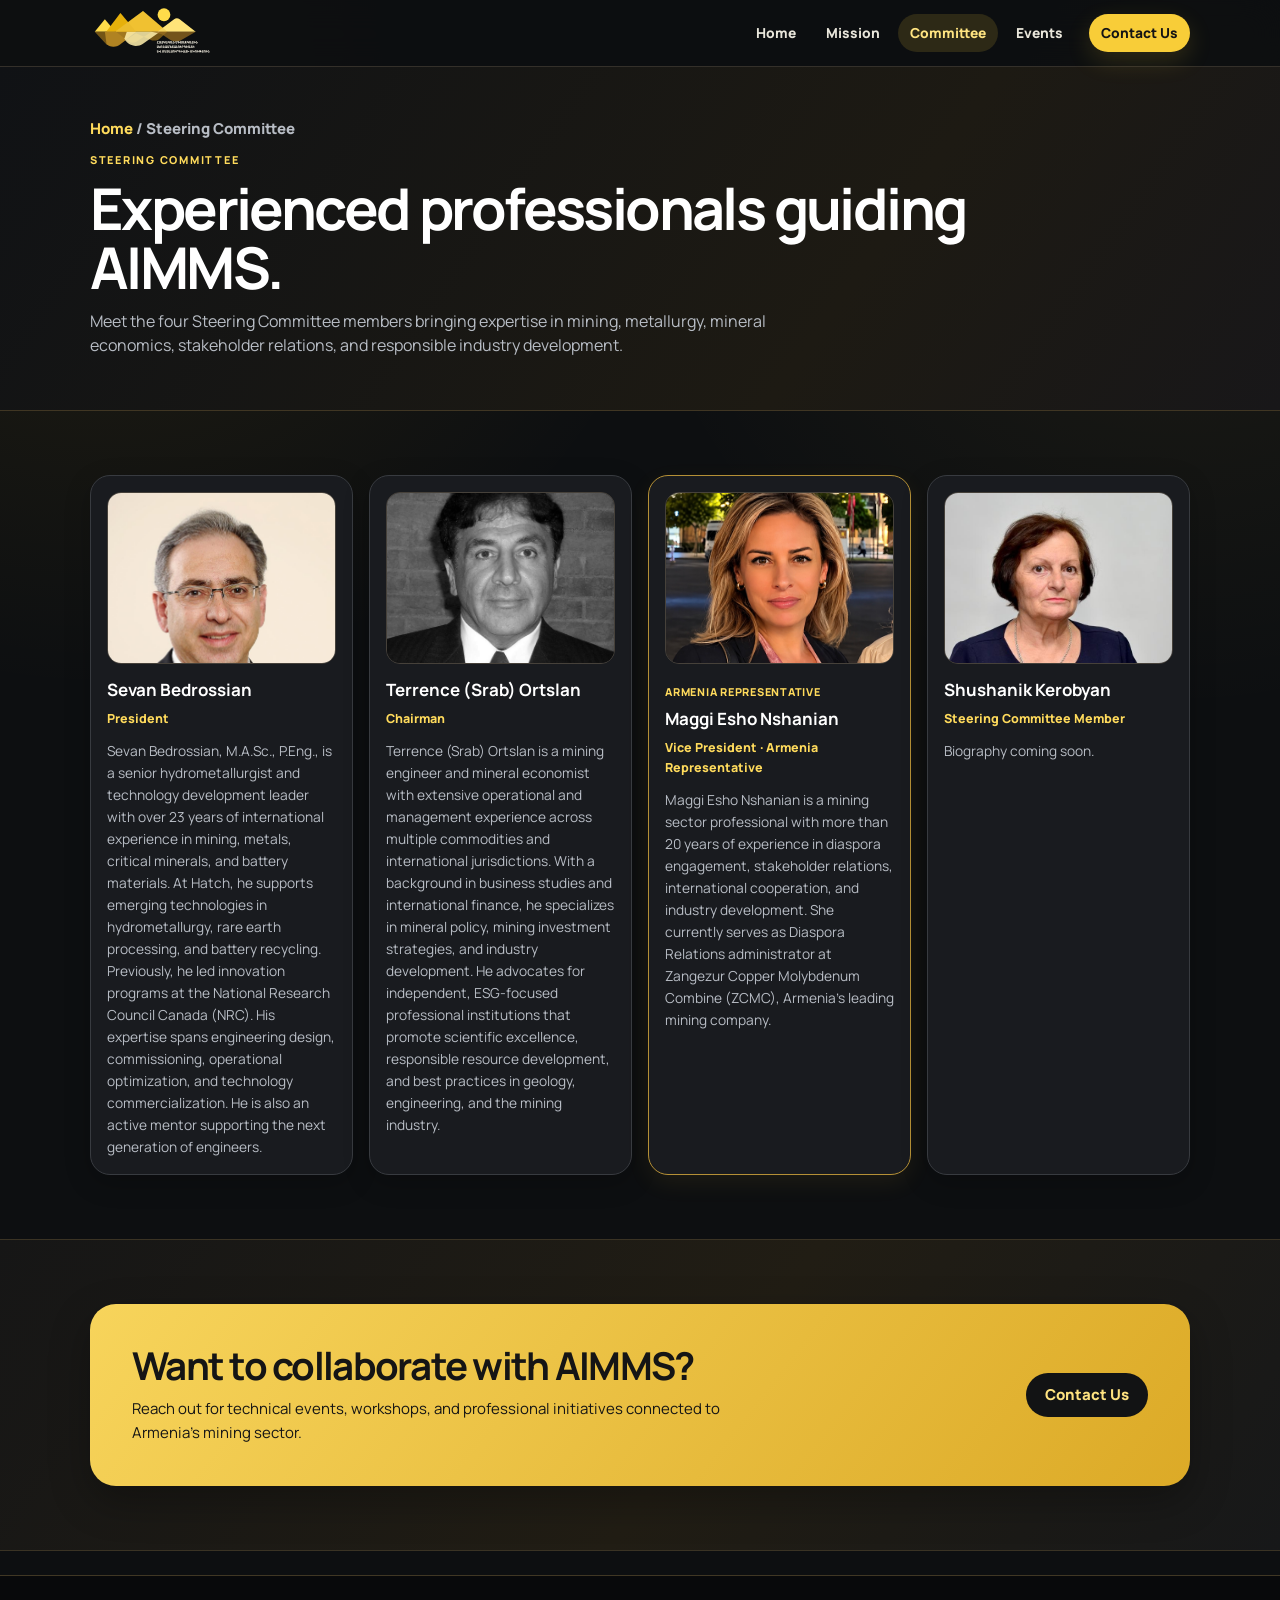
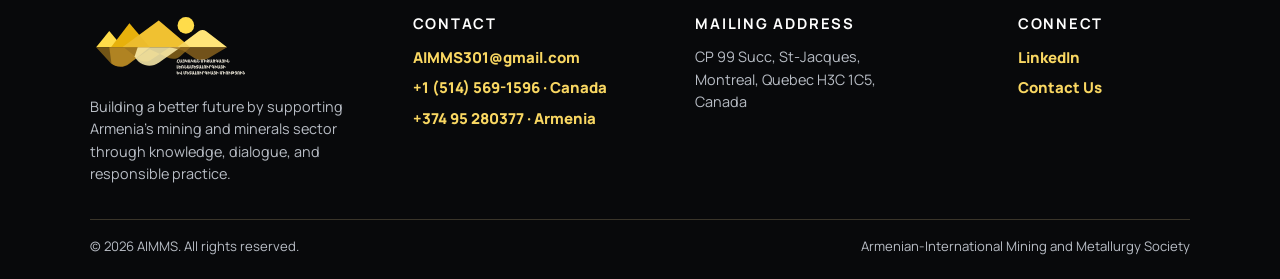
<file: steering-committee.html>
<!DOCTYPE html>

<html lang="en">
<head>
<meta charset="utf-8"/>
<meta content="width=device-width, initial-scale=1.0" name="viewport"/>
<meta content="Steering Committee page for AIMMS." name="description"/>
<title>Steering Committee | AIMMS</title>
<link href="https://fonts.googleapis.com" rel="preconnect"/>
<link crossorigin="" href="https://fonts.gstatic.com" rel="preconnect"/>
<link href="https://fonts.googleapis.com/css2?family=Inter:wght@400;500;600;700;800;900&amp;family=Manrope:wght@500;600;700;800;900&amp;family=Noto+Sans+Armenian:wght@700;800;900&amp;display=swap" rel="stylesheet"/>
<link href="css/styles.css" rel="stylesheet"/>
<link href="assets/aimms-icon-yellow.svg" rel="icon" type="image/svg+xml"/>
</head>
<body data-page="committee">
<header class="site-header">
<nav aria-label="Primary navigation" class="nav container">
<a aria-label="AIMMS home" class="brand" href="index.html">
<img alt="Armenian-International Mining and Metallurgy Society logo" class="brand-logo" src="assets/aimms-logo-yellow.svg"/>
</a>
<button aria-controls="primary-nav-links" aria-expanded="false" aria-label="Open menu" class="nav-toggle" type="button"><span></span><span></span></button>
<div class="nav-menu" id="primary-nav-links">
<a class="" data-page="home" href="index.html">Home</a><a class="" data-page="mission" href="mission.html">Mission</a><a class="active" data-page="committee" href="steering-committee.html">Committee</a><a class="" data-page="events" href="events.html">Events</a><a class="nav-cta" data-page="contact" href="contact.html">Contact Us</a>
</div>
</nav>
</header>
<main>
<section class="page-hero">
<div class="container reveal">
<p class="breadcrumb"><a href="index.html">Home</a> / Steering Committee</p>
<p class="eyebrow">Steering Committee</p>
<h1>Experienced professionals guiding AIMMS.</h1>
<p class="lead">Meet the four Steering Committee members bringing expertise in mining, metallurgy, mineral economics, stakeholder relations, and responsible industry development.</p>
</div>
</section>
<section class="section">
<div class="container">
<div class="member-grid committee-grid"><article class="member-card reveal">
<div class="member-photo member-photo-image"><img alt="Portrait of Sevan Bedrossian" decoding="async" loading="lazy" src="assets/sevan-bedrossian.jpg"/></div>
<h3>Sevan Bedrossian</h3>
<p class="member-role">President</p>
<p>Sevan Bedrossian, M.A.Sc., P.Eng., is a senior hydrometallurgist and technology development leader with over 23 years of international experience in mining, metals, critical minerals, and battery materials. At Hatch, he supports emerging technologies in hydrometallurgy, rare earth processing, and battery recycling. Previously, he led innovation programs at the National Research Council Canada (NRC). His expertise spans engineering design, commissioning, operational optimization, and technology commercialization. He is also an active mentor supporting the next generation of engineers.</p>
</article><article class="member-card reveal">
<div class="member-photo member-photo-image"><img alt="Portrait of Terrence (Srab) Ortslan" decoding="async" loading="lazy" src="assets/terrence-ortslan.jpg"/></div>
<h3>Terrence (Srab) Ortslan</h3>
<p class="member-role">Chairman</p>
<p>Terrence (Srab) Ortslan is a mining engineer and mineral economist with extensive operational and management experience across multiple commodities and international jurisdictions. With a background in business studies and international finance, he specializes in mineral policy, mining investment strategies, and industry development. He advocates for independent, ESG-focused professional institutions that promote scientific excellence, responsible resource development, and best practices in geology, engineering, and the mining industry.</p>
</article><article class="member-card member-card-highlight reveal">
<div class="member-photo member-photo-image"><img alt="Portrait of Maggi Esho Nshanian" decoding="async" loading="lazy" src="assets/maggi-esho-nshanian.jpg"/></div>
<span class="committee-featured-label">Armenia representative</span>
<h3>Maggi Esho Nshanian</h3>
<p class="member-role">Vice President · Armenia Representative</p>
<p>Maggi Esho Nshanian is a mining sector professional with more than 20 years of experience in diaspora engagement, stakeholder relations, international cooperation, and industry development. She currently serves as Diaspora Relations administrator at Zangezur Copper Molybdenum Combine (ZCMC), Armenia's leading mining company.</p>
</article><article class="member-card reveal">
<div class="member-photo member-photo-image"><img alt="Portrait of Shushanik Kerobyan" decoding="async" loading="lazy" src="assets/shushanik-kerobyan.jpg"/></div>
<h3>Shushanik Kerobyan</h3>
<p class="member-role">Steering Committee Member</p>


<p>Biography coming soon.</p></article></div>
</div>
</section>
<section class="section band">
<div class="container">
<div class="cta-band reveal">
<div><h2>Want to collaborate with AIMMS?</h2><p>Reach out for technical events, workshops, and professional initiatives connected to Armenia’s mining sector.</p></div>
<a class="btn btn-light" href="contact.html">Contact Us</a>
</div>
</div>
</section>
</main>
<footer class="footer">
<div class="container footer-grid">
<div>
<a aria-label="AIMMS home" class="brand footer-brand" href="index.html">
<img alt="Armenian-International Mining and Metallurgy Society logo" class="footer-logo" src="assets/aimms-logo-yellow.svg"/>
</a>
<p>Building a better future by supporting Armenia’s mining and minerals sector through knowledge, dialogue, and responsible practice.</p>
</div>
<div>
<h3>Contact</h3>
<div class="footer-links">
<a href="mailto:AIMMS301@gmail.com">AIMMS301@gmail.com</a>
<a href="tel:+15145691596">+1 (514) 569-1596 · Canada</a>
<a href="tel:+37495280377">+374 95 280377 · Armenia</a>
</div>
</div>
<div>
<h3>Mailing address</h3>
<p>CP 99 Succ, St-Jacques,<br/>Montreal, Quebec H3C 1C5,<br/>Canada</p>
</div>
<div>
<h3>Connect</h3>
<div class="footer-links">
<a href="https://www.linkedin.com/company/armeniametallurgysociety/" rel="noopener noreferrer" target="_blank">LinkedIn</a>
<a href="contact.html">Contact Us</a>
</div>
</div>
</div>
<div class="footer-bottom">
<span>© <span id="year"></span> AIMMS. All rights reserved.</span>
<span>Armenian-International Mining and Metallurgy Society</span>
</div>
</footer>
<script src="js/script.js"></script>
</body>
</html>
</file>
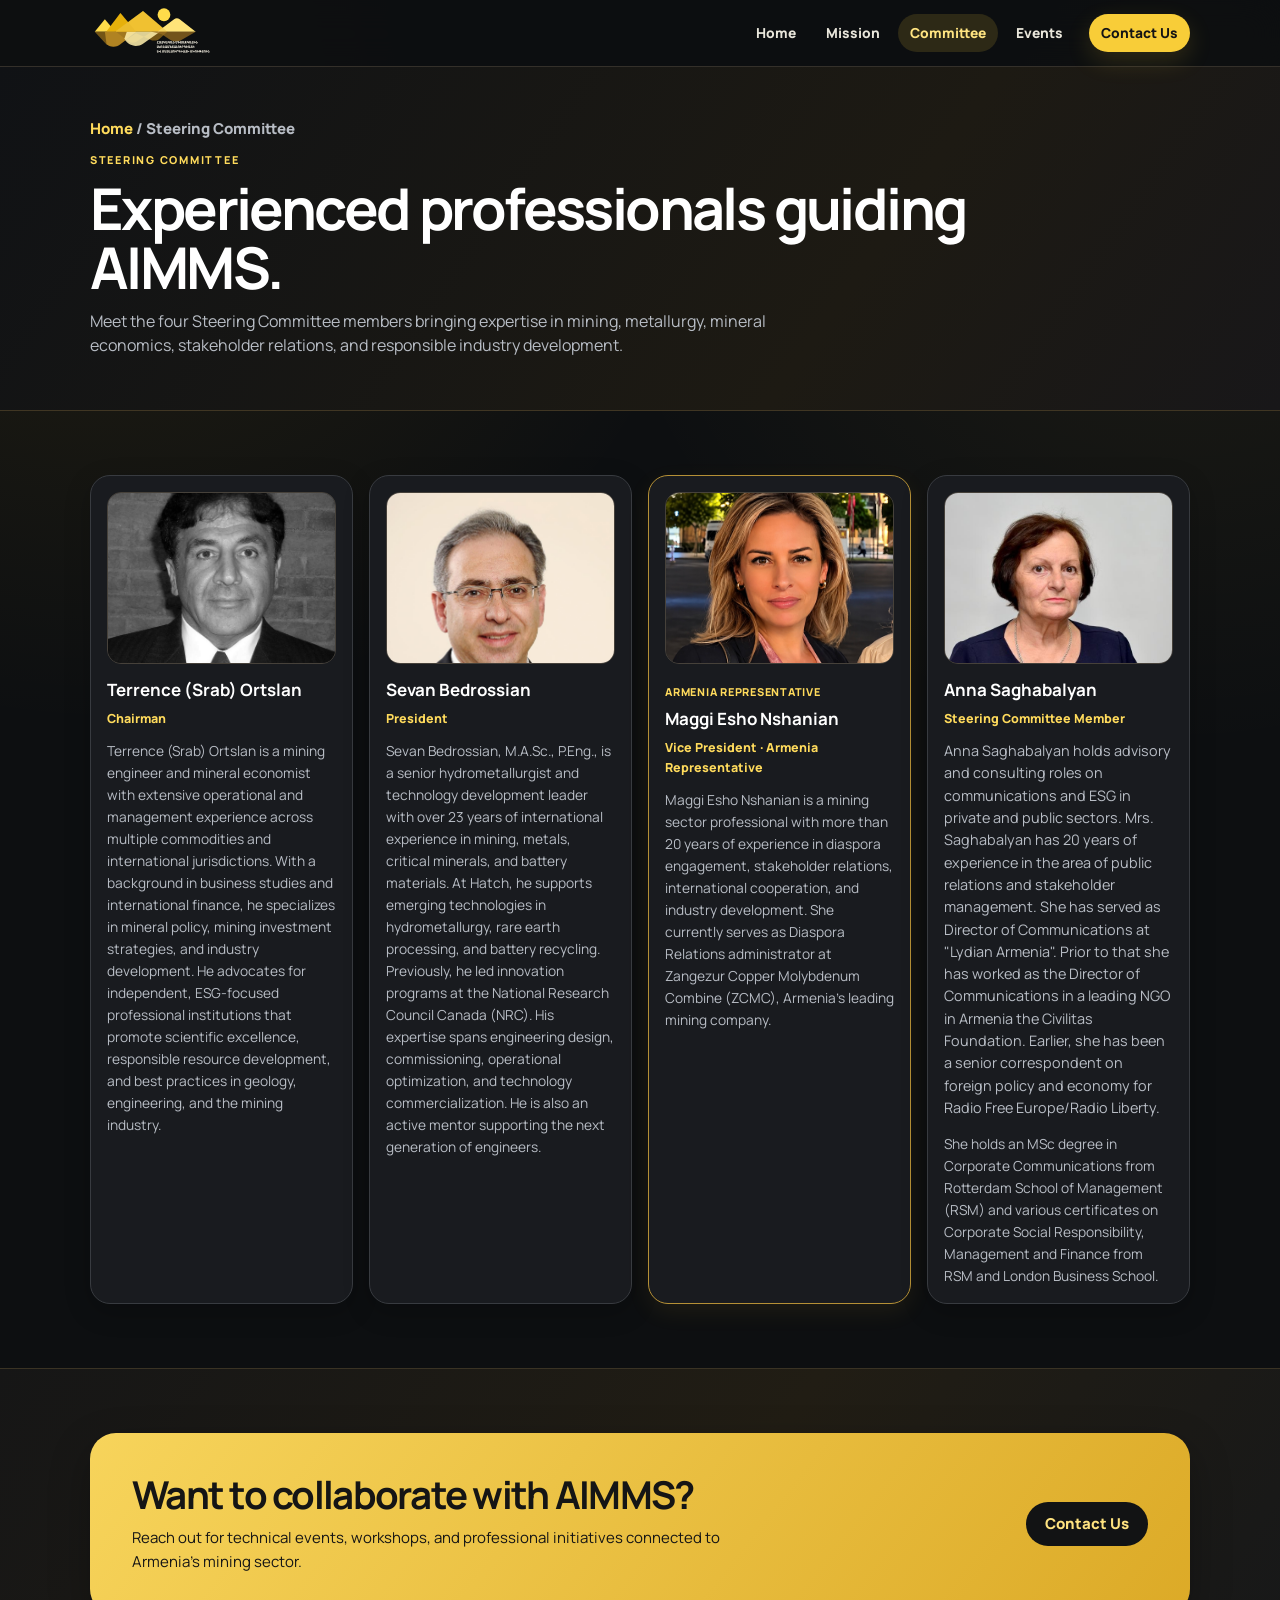
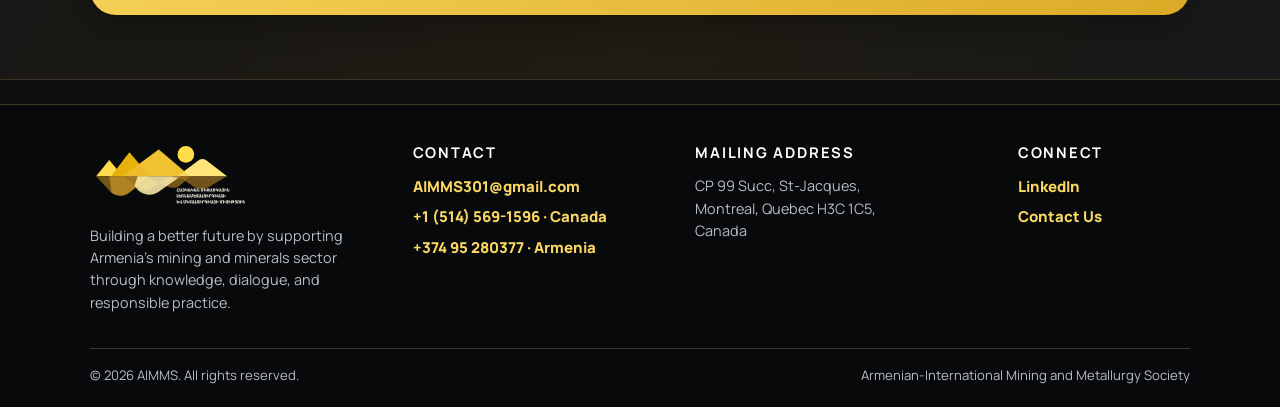
<file: AIMMS-final-four-member-GitHub-ready/steering-committee.html>
<!DOCTYPE html>

<html lang="en">
<head>
<meta charset="utf-8"/>
<meta content="width=device-width, initial-scale=1.0" name="viewport"/>
<meta content="Steering Committee page for AIMMS." name="description"/>
<title>Steering Committee | AIMMS</title>
<link href="https://fonts.googleapis.com" rel="preconnect"/>
<link crossorigin="" href="https://fonts.gstatic.com" rel="preconnect"/>
<link href="https://fonts.googleapis.com/css2?family=Inter:wght@400;500;600;700;800;900&amp;family=Manrope:wght@500;600;700;800;900&amp;family=Noto+Sans+Armenian:wght@700;800;900&amp;display=swap" rel="stylesheet"/>
<link href="css/styles.css" rel="stylesheet">
<link href="assets/aimms-icon-yellow.svg" rel="icon" type="image/svg+xml">
</link></link></head>
<body data-page="committee">
<header class="site-header">
<nav aria-label="Primary navigation" class="nav container">
<a aria-label="AIMMS home" class="brand" href="index.html">
<img alt="Armenian-International Mining and Metallurgy Society logo" class="brand-logo" src="assets/aimms-logo-yellow.svg"/>
</a>
<button aria-controls="primary-nav-links" aria-expanded="false" aria-label="Open menu" class="nav-toggle" type="button"><span></span><span></span></button>
<div class="nav-menu" id="primary-nav-links">
<a class="" data-page="home" href="index.html">Home</a><a class="" data-page="mission" href="mission.html">Mission</a><a class="active" data-page="committee" href="steering-committee.html">Committee</a><a class="" data-page="events" href="events.html">Events</a><a class="nav-cta" data-page="contact" href="contact.html">Contact Us</a>
</div>
</nav>
</header>
<main>
<section class="page-hero">
<div class="container reveal">
<p class="breadcrumb"><a href="index.html">Home</a> / Steering Committee</p>
<p class="eyebrow">Steering Committee</p>
<h1>Experienced professionals guiding AIMMS.</h1>
<p class="lead">Meet the four Steering Committee members bringing expertise in mining, metallurgy, mineral economics, stakeholder relations, and responsible industry development.</p>
</div>
</section>
<section class="section">
<div class="container">
<div class="member-grid committee-grid"><article class="member-card reveal">
<div class="member-photo member-photo-image"><img alt="Portrait of Terrence (Srab) Ortslan" decoding="async" loading="lazy" src="assets/terrence-ortslan.jpg"/></div>
<h3>Terrence (Srab) Ortslan</h3>
<p class="member-role">Chairman</p>
<p>Terrence (Srab) Ortslan is a mining engineer and mineral economist with extensive operational and management experience across multiple commodities and international jurisdictions. With a background in business studies and international finance, he specializes in mineral policy, mining investment strategies, and industry development. He advocates for independent, ESG-focused professional institutions that promote scientific excellence, responsible resource development, and best practices in geology, engineering, and the mining industry.</p>
</article><article class="member-card reveal">
<div class="member-photo member-photo-image"><img alt="Portrait of Sevan Bedrossian" decoding="async" loading="lazy" src="assets/sevan-bedrossian.jpg"/></div>
<h3>Sevan Bedrossian</h3>
<p class="member-role">President</p>
<p>Sevan Bedrossian, M.A.Sc., P.Eng., is a senior hydrometallurgist and technology development leader with over 23 years of international experience in mining, metals, critical minerals, and battery materials. At Hatch, he supports emerging technologies in hydrometallurgy, rare earth processing, and battery recycling. Previously, he led innovation programs at the National Research Council Canada (NRC). His expertise spans engineering design, commissioning, operational optimization, and technology commercialization. He is also an active mentor supporting the next generation of engineers.</p>
</article><article class="member-card member-card-highlight reveal">
<div class="member-photo member-photo-image"><img alt="Portrait of Maggi Esho Nshanian" decoding="async" loading="lazy" src="assets/maggi-esho-nshanian.jpg"/></div>
<span class="committee-featured-label">Armenia representative</span>
<h3>Maggi Esho Nshanian</h3>
<p class="member-role">Vice President · Armenia Representative</p>
<p>Maggi Esho Nshanian is a mining sector professional with more than 20 years of experience in diaspora engagement, stakeholder relations, international cooperation, and industry development. She currently serves as Diaspora Relations administrator at Zangezur Copper Molybdenum Combine (ZCMC), Armenia's leading mining company.</p>
</article><article class="member-card reveal">
<div class="member-photo member-photo-image"><img alt="Portrait of Anna Saghabalyan" decoding="async" loading="lazy" src="assets/anna-saghabalyan.jpg"/></div>
<h3>Anna Saghabalyan</h3>
<p class="member-role">Steering Committee Member</p>
<p>Anna Saghabalyan holds advisory and consulting roles on communications and ESG in private and public sectors. Mrs. Saghabalyan has 20 years of experience in the area of public relations and stakeholder management. She has served as Director of Communications at "Lydian Armenia". Prior to that she has worked as the Director of Communications in a leading NGO in Armenia the Civilitas Foundation. Earlier, she has been a senior correspondent on foreign policy and economy for Radio Free Europe/Radio Liberty.</p>
<p>She holds an MSc degree in Corporate Communications from Rotterdam School of Management (RSM) and various certificates on Corporate Social Responsibility, Management and Finance from RSM and London Business School.</p>
</article></div>
</div>
</section>
<section class="section band">
<div class="container">
<div class="cta-band reveal">
<div><h2>Want to collaborate with AIMMS?</h2><p>Reach out for technical events, workshops, and professional initiatives connected to Armenia’s mining sector.</p></div>
<a class="btn btn-light" href="contact.html">Contact Us</a>
</div>
</div>
</section>
</main>
<footer class="footer">
<div class="container footer-grid">
<div>
<a aria-label="AIMMS home" class="brand footer-brand" href="index.html">
<img alt="Armenian-International Mining and Metallurgy Society logo" class="footer-logo" src="assets/aimms-logo-yellow.svg"/>
</a>
<p>Building a better future by supporting Armenia’s mining and minerals sector through knowledge, dialogue, and responsible practice.</p>
</div>
<div>
<h3>Contact</h3>
<div class="footer-links">
<a href="mailto:AIMMS301@gmail.com">AIMMS301@gmail.com</a>
<a href="tel:+15145691596">+1 (514) 569-1596 · Canada</a>
<a href="tel:+37495280377">+374 95 280377 · Armenia</a>
</div>
</div>
<div>
<h3>Mailing address</h3>
<p>CP 99 Succ, St-Jacques,<br/>Montreal, Quebec H3C 1C5,<br/>Canada</p>
</div>
<div>
<h3>Connect</h3>
<div class="footer-links">
<a href="https://www.linkedin.com/company/armeniametallurgysociety/" rel="noopener noreferrer" target="_blank">LinkedIn</a>
<a href="contact.html">Contact Us</a>
</div>
</div>
</div>
<div class="footer-bottom">
<span>© <span id="year"></span> AIMMS. All rights reserved.</span>
<span>Armenian-International Mining and Metallurgy Society</span>
</div>
</footer>
<script src="js/script.js"></script>
</body>
</html>
</file>
<file: css/styles.css>
:root {
  --bg: #f6fbf7;
  --surface: #ffffff;
  --surface-soft: #eef8f1;
  --text: #10231c;
  --heading: #0a2a1d;
  --muted: #5d7068;
  --line: #d9eadf;
  --green: #1ea76d;
  --green-dark: #0a6b45;
  --mint: #dff7e8;
  --amber: #f3a533;
  --amber-soft: #fff1d6;
  --blue: #2875c9;
  --blue-soft: #e6f1ff;
  --shadow: 0 14px 38px rgba(20, 73, 49, 0.11);
  --shadow-soft: 0 6px 20px rgba(20, 73, 49, 0.07);
  --radius-lg: 22px;
  --radius-md: 16px;
  --container: min(1100px, calc(100% - 36px));
}

* { box-sizing: border-box; }

html { scroll-behavior: smooth; }

body {
  margin: 0;
  font-family: Manrope, Inter, system-ui, -apple-system, BlinkMacSystemFont, "Segoe UI", sans-serif;
  color: var(--text);
  background:
    radial-gradient(circle at top left, rgba(30, 167, 109, 0.14), transparent 30%),
    radial-gradient(circle at 82% 6%, rgba(243, 165, 51, 0.14), transparent 26%),
    var(--bg);
  line-height: 1.55;
  overflow-x: hidden;
}

body.menu-open { overflow: hidden; }

img, svg { max-width: 100%; display: block; }

a { color: inherit; text-decoration: none; }

button, input, textarea { font: inherit; }

.container { width: var(--container); margin: 0 auto; }

.section { padding: 64px 0; position: relative; }

.site-header {
  position: sticky;
  top: 0;
  z-index: 100;
  background: rgba(255, 255, 255, 0.86);
  backdrop-filter: blur(18px);
  border-bottom: 1px solid rgba(217, 234, 223, 0.9);
  transition: box-shadow 0.25s ease, background 0.25s ease;
}

.site-header.scrolled { box-shadow: var(--shadow-soft); background: rgba(255, 255, 255, 0.94); }

.nav {
  height: 66px;
  display: flex;
  align-items: center;
  justify-content: space-between;
  gap: 18px;
}

.brand {
  display: inline-flex;
  align-items: center;
  gap: 12px;
  min-width: 0;
}

.brand-mark {
  width: 46px;
  height: 46px;
  border-radius: 16px;
  display: grid;
  place-items: center;
  background: linear-gradient(135deg, var(--green), #77d79d);
  color: #ffffff;
  font-weight: 900;
  letter-spacing: -0.04em;
  box-shadow: 0 14px 30px rgba(30, 167, 109, 0.28);
}

.brand strong,
.brand small { display: block; }

.brand strong {
  color: var(--heading);
  line-height: 1;
  letter-spacing: 0.08em;
  font-size: 1rem;
}

.brand small {
  margin-top: 4px;
  color: var(--muted);
  font-size: 0.78rem;
  white-space: nowrap;
}

.nav-menu {
  display: flex;
  align-items: center;
  gap: 6px;
  color: #385247;
  font-weight: 800;
  font-size: 0.86rem;
}

.nav-menu a {
  padding: 8px 12px;
  border-radius: 999px;
  transition: background 0.2s ease, color 0.2s ease, transform 0.2s ease;
}

.nav-menu a:hover,
.nav-menu a.active {
  color: var(--green-dark);
  background: var(--mint);
}

.nav-menu .nav-cta {
  color: #ffffff;
  background: var(--green);
  margin-left: 8px;
  box-shadow: 0 12px 30px rgba(30, 167, 109, 0.25);
}

.nav-menu .nav-cta:hover,
.nav-menu .nav-cta.active { background: var(--green-dark); color: #ffffff; }

.nav-toggle {
  width: 44px;
  height: 44px;
  display: none;
  border: 1px solid var(--line);
  border-radius: 14px;
  background: var(--surface);
  cursor: pointer;
}

.nav-toggle span {
  width: 20px;
  height: 2px;
  background: var(--heading);
  display: block;
  margin: 5px auto;
  transition: transform 0.25s ease;
}

.nav-toggle[aria-expanded="true"] span:first-child { transform: translateY(3.5px) rotate(45deg); }
.nav-toggle[aria-expanded="true"] span:last-child { transform: translateY(-3.5px) rotate(-45deg); }

.hero {
  min-height: auto;
  display: grid;
  align-items: center;
  padding: 62px 0 66px;
  overflow: hidden;
}

.hero-grid {
  display: grid;
  grid-template-columns: minmax(0, 1.1fr) 405px;
  gap: 42px;
  align-items: center;
}

.eyebrow {
  color: var(--green-dark);
  text-transform: uppercase;
  letter-spacing: 0.16em;
  font-size: 0.68rem;
  font-weight: 900;
  margin: 0 0 10px;
}

h1, h2, h3, p { margin-top: 0; }

h1, h2 {
  color: var(--heading);
  line-height: 1.02;
  letter-spacing: -0.045em;
}

h1 {
  font-size: clamp(2.25rem, 5vw, 4.45rem);
  max-width: 900px;
  margin-bottom: 12px;
}

h2 { font-size: clamp(1.55rem, 3vw, 2.75rem); margin-bottom: 12px; }

h3 { color: var(--heading); font-size: 1rem; line-height: 1.25; margin-bottom: 8px; }

.lead, .hero-text, .section-heading p, .card p, .member-card p, .event-details p, .footer p, .contact-info p, .form-note { color: var(--muted); }

.hero-text {
  max-width: 720px;
  font-size: clamp(0.96rem, 1.55vw, 1.08rem);
  margin-bottom: 7px;
}

.hero-actions, .inline-actions, .contact-buttons, .social-row { display: flex; flex-wrap: wrap; gap: 13px; }

.btn {
  display: inline-flex;
  align-items: center;
  justify-content: center;
  min-height: 44px;
  padding: 0 18px;
  border-radius: 999px;
  font-weight: 900;
  border: 1px solid transparent;
  cursor: pointer;
  transition: transform 0.2s ease, background 0.2s ease, border-color 0.2s ease, color 0.2s ease;
}

.btn:hover { transform: translateY(-2px); }

.btn-primary { background: var(--green); color: #ffffff; box-shadow: 0 16px 40px rgba(30, 167, 109, 0.24); }
.btn-primary:hover { background: var(--green-dark); }
.btn-secondary { background: var(--surface); color: var(--green-dark); border-color: var(--line); box-shadow: var(--shadow-soft); }
.btn-secondary:hover { border-color: rgba(30, 167, 109, 0.45); }
.btn-light { background: #ffffff; color: var(--green-dark); }

.hero-visual {
  position: relative;
  min-height: 455px;
  border-radius: 26px;
  overflow: hidden;
  background:
    linear-gradient(180deg, rgba(255,255,255,0.16), rgba(255,255,255,0.9)),
    url("https://images.squarespace-cdn.com/content/v1/61f2a03a95f15439b91d8bb1/f7315eea-21dd-4c7c-843e-6843ce9022a1/GettyImages-96277831.jpg") center/cover;
  box-shadow: var(--shadow);
  border: 1px solid rgba(255, 255, 255, 0.7);
}

.hero-visual::before {
  content: "";
  position: absolute;
  inset: 0;
  background:
    linear-gradient(135deg, rgba(30, 167, 109, 0.72), rgba(40, 117, 201, 0.32) 55%, rgba(243, 165, 51, 0.58)),
    linear-gradient(0deg, rgba(255,255,255,0.9), transparent 55%);
}

.hero-panel {
  position: absolute;
  left: 18px;
  right: 18px;
  bottom: 18px;
  background: rgba(255, 255, 255, 0.92);
  border: 1px solid rgba(255, 255, 255, 0.9);
  border-radius: 20px;
  padding: 17px;
  box-shadow: var(--shadow-soft);
}

.stats-row {
  display: grid;
  grid-template-columns: repeat(3, 1fr);
  gap: 10px;
  margin-top: 16px;
}

.stat-card {
  background: rgba(255,255,255,0.9);
  border: 1px solid var(--line);
  border-radius: 16px;
  padding: 14px;
}

.stat-card strong {
  display: block;
  color: var(--heading);
  font-size: 1.25rem;
  line-height: 1;
  margin-bottom: 8px;
}

.stat-card span { color: var(--muted); font-weight: 800; font-size: 0.88rem; }

.page-hero {
  padding: 50px 0 38px;
  background:
    linear-gradient(135deg, rgba(223, 247, 232, 0.82), rgba(230, 241, 255, 0.75)),
    var(--bg);
  border-bottom: 1px solid var(--line);
}

.page-hero .lead { max-width: 760px; font-size: 1rem; }

.breadcrumb { color: var(--muted); font-weight: 900; margin-bottom: 12px; }
.breadcrumb a { color: var(--green-dark); }

.section-heading { max-width: 740px; margin-bottom: 28px; }
.section-heading.center { margin-left: auto; margin-right: auto; text-align: center; }

.split-grid {
  display: grid;
  grid-template-columns: 0.9fr 1.1fr;
  gap: 38px;
  align-items: start;
}

.card-grid, .focus-grid, .member-grid, .timeline-grid, .contact-grid, .footer-grid {
  display: grid;
  gap: 16px;
}

.card-grid.three { grid-template-columns: repeat(3, minmax(0, 1fr)); }
.card-grid.four { grid-template-columns: repeat(4, minmax(0, 1fr)); }
.member-grid { grid-template-columns: repeat(3, minmax(0, 1fr)); }
.timeline-grid { grid-template-columns: 1fr; }
.contact-grid { grid-template-columns: 1fr 430px; align-items: start; }

.card, .member-card, .event-card, .contact-card, .message-form, .highlight-card, .footer-card {
  background: var(--surface);
  border: 1px solid var(--line);
  border-radius: var(--radius-lg);
  box-shadow: var(--shadow-soft);
}

.card, .highlight-card { padding: 21px; }
.card { transition: transform 0.22s ease, box-shadow 0.22s ease, border-color 0.22s ease; }
.card:hover { transform: translateY(-4px); border-color: rgba(30, 167, 109, 0.45); box-shadow: var(--shadow); }

.card-icon {
  width: 42px;
  height: 42px;
  border-radius: 14px;
  display: grid;
  place-items: center;
  color: var(--green-dark);
  background: var(--mint);
  font-weight: 900;
  margin-bottom: 7px;
}

.card:nth-child(2n) .card-icon { color: #8a5600; background: var(--amber-soft); }
.card:nth-child(3n) .card-icon { color: #125799; background: var(--blue-soft); }

.band {
  background:
    linear-gradient(135deg, rgba(223, 247, 232, 0.92), rgba(255, 241, 214, 0.62));
  border-top: 1px solid var(--line);
  border-bottom: 1px solid var(--line);
}

.about-block {
  background: var(--surface);
  border: 1px solid var(--line);
  border-radius: 24px;
  padding: clamp(22px, 4vw, 38px);
  box-shadow: var(--shadow-soft);
}

.about-block p:last-child { margin-bottom: 0; }

.highlight-card {
  background: linear-gradient(135deg, var(--green), #38bd7d);
  color: #ffffff;
  position: sticky;
  top: 86px;
}

.highlight-card h3, .highlight-card p { color: #ffffff; }
.highlight-card p { opacity: 0.88; }
.highlight-list { list-style: none; padding: 0; margin: 18px 0 0; display: grid; gap: 7px; }
.highlight-list li { display: flex; gap: 10px; align-items: flex-start; font-weight: 850; }
.highlight-list li::before { content: "✓"; flex: 0 0 auto; width: 24px; height: 24px; display: grid; place-items: center; border-radius: 999px; background: rgba(255,255,255,0.22); }

.member-card { padding: 19px; }
.member-avatar {
  width: 50px;
  height: 50px;
  border-radius: 16px;
  display: grid;
  place-items: center;
  background: linear-gradient(135deg, var(--green), #8edcaa);
  color: #ffffff;
  font-weight: 950;
  margin-bottom: 12px;
}
.member-role { color: var(--green-dark) !important; font-weight: 900; font-size: 0.78rem; margin-bottom: 9px; }

.event-controls {
  display: inline-flex;
  gap: 8px;
  padding: 6px;
  margin-bottom: 20px;
  background: #ffffff;
  border: 1px solid var(--line);
  border-radius: 999px;
  box-shadow: var(--shadow-soft);
}

.filter-btn {
  color: var(--muted);
  background: transparent;
  border: none;
  border-radius: 999px;
  padding: 8px 13px;
  cursor: pointer;
  font-weight: 900;
}

.filter-btn.active { color: #ffffff; background: var(--green); }

.event-card {
  display: grid;
  grid-template-columns: 96px 1fr;
  gap: 18px;
  padding: 22px;
  transition: transform 0.22s ease, opacity 0.22s ease;
}
.event-card:hover { transform: translateY(-3px); }
.event-card.hidden { display: none; }

.event-date {
  min-height: 104px;
  border-radius: 18px;
  display: grid;
  place-items: center;
  text-align: center;
  align-content: center;
  color: var(--heading);
  background: linear-gradient(135deg, var(--amber-soft), var(--mint));
  border: 1px solid rgba(30, 167, 109, 0.18);
}
.event-date span, .event-date small { text-transform: uppercase; letter-spacing: 0.12em; font-weight: 950; }
.event-date strong { font-size: 2.05rem; line-height: 0.95; color: var(--green-dark); }
.event-status { color: var(--green-dark) !important; text-transform: uppercase; letter-spacing: 0.14em; font-size: 0.68rem; font-weight: 950; margin-bottom: 7px; }
.event-details h3 { font-size: clamp(1.05rem, 2vw, 1.35rem); }
.event-details ul { list-style: none; margin: 12px 0 0; padding: 0; display: flex; flex-wrap: wrap; gap: 8px; }
.event-details li { color: var(--green-dark); background: var(--mint); border-radius: 999px; padding: 6px 10px; font-weight: 850; font-size: 0.78rem; }

.cta-band {
  background: linear-gradient(135deg, var(--green-dark), var(--green));
  color: #ffffff;
  border-radius: 26px;
  padding: clamp(24px, 5vw, 42px);
  display: grid;
  grid-template-columns: 1fr auto;
  gap: 18px;
  align-items: center;
  box-shadow: var(--shadow);
}
.cta-band h2, .cta-band p { color: #ffffff; }
.cta-band p { opacity: 0.86; margin-bottom: 0; max-width: 640px; }

.contact-card { padding: clamp(22px, 4vw, 34px); }
.contact-info { display: grid; gap: 12px; margin-top: 18px; }
.info-item { padding: 14px; background: var(--surface-soft); border: 1px solid var(--line); border-radius: 16px; }
.info-item strong { display: block; color: var(--heading); margin-bottom: 4px; }
.info-item a { color: var(--green-dark); font-weight: 900; word-break: break-word; }

.message-form { padding: 19px; display: grid; gap: 12px; }
.message-form label { color: var(--heading); font-weight: 900; display: grid; gap: 8px; }
.message-form input, .message-form textarea {
  width: 100%;
  color: var(--text);
  background: #ffffff;
  border: 1px solid var(--line);
  border-radius: 13px;
  padding: 11px 13px;
  outline: none;
  resize: vertical;
}
.message-form input:focus, .message-form textarea:focus { border-color: var(--green); box-shadow: 0 0 0 4px rgba(30, 167, 109, 0.12); }
.form-note { font-size: 0.88rem; margin-bottom: 0; }

.footer {
  margin-top: 24px;
  padding: 38px 0 22px;
  background: #ffffff;
  border-top: 1px solid var(--line);
}
.footer-grid { grid-template-columns: 1.15fr 1fr 1.15fr 0.65fr; align-items: start; }
.footer h3 { font-size: 0.92rem; text-transform: uppercase; letter-spacing: 0.12em; margin-bottom: 14px; }
.footer p { margin-bottom: 10px; }
.footer a { color: var(--green-dark); font-weight: 850; }
.footer a:hover { text-decoration: underline; }
.footer-brand { margin-bottom: 12px; }
.footer-links { display: grid; gap: 7px; }
.footer-bottom {
  width: var(--container);
  margin: 24px auto 0;
  padding-top: 16px;
  border-top: 1px solid var(--line);
  color: var(--muted);
  font-size: 0.82rem;
  display: flex;
  justify-content: space-between;
  gap: 18px;
  flex-wrap: wrap;
}
.footer-links a { overflow-wrap: anywhere; }

.reveal { opacity: 0; transform: translateY(22px); transition: opacity 0.7s ease, transform 0.7s ease; }
.reveal.visible { opacity: 1; transform: translateY(0); }

@media (max-width: 1020px) {
  .hero-grid, .split-grid, .contact-grid, .cta-band { grid-template-columns: 1fr; }
  .hero-visual { min-height: 430px; }
  .card-grid.three, .card-grid.four, .member-grid, .footer-grid { grid-template-columns: repeat(2, minmax(0, 1fr)); }
  .highlight-card { position: static; }
}

@media (max-width: 760px) {
  :root { --container: min(100% - 28px, 1160px); }
  .section { padding: 48px 0; }
  .nav { height: 62px; }
  .brand small { max-width: 152px; overflow: hidden; text-overflow: ellipsis; }
  .nav-toggle { display: block; }
  .nav-menu {
    position: fixed;
    inset: 62px 14px auto 14px;
    display: grid;
    gap: 6px;
    padding: 16px;
    background: rgba(255, 255, 255, 0.98);
    border: 1px solid var(--line);
    border-radius: 22px;
    box-shadow: var(--shadow);
    transform: translateY(-12px);
    opacity: 0;
    pointer-events: none;
    transition: opacity 0.24s ease, transform 0.24s ease;
  }
  .nav-menu.open { opacity: 1; transform: translateY(0); pointer-events: auto; }
  .nav-menu a, .nav-menu .nav-cta { margin: 0; padding: 13px 14px; }
  .hero { min-height: auto; padding: 42px 0 50px; }
  h1 { font-size: clamp(2.05rem, 12vw, 3.55rem); }
  .hero-actions, .inline-actions, .contact-buttons { flex-direction: column; }
  .btn { width: 100%; }
  .hero-visual { min-height: 300px; border-radius: 22px; }
  .stats-row, .card-grid.three, .card-grid.four, .member-grid, .footer-grid { grid-template-columns: 1fr; }
  .event-card { grid-template-columns: 1fr; }
  .event-date { min-height: 82px; grid-template-columns: auto auto auto; gap: 8px; }
  .footer-bottom { flex-direction: column; }
}

/* Real society logo */
.brand-logo {
  width: 250px;
  height: auto;
  max-height: 64px;
  object-fit: contain;
}

.footer-logo {
  width: min(280px, 100%);
  height: auto;
  object-fit: contain;
}

.footer-brand {
  display: inline-flex;
  margin-bottom: 12px;
}

@media (max-width: 760px) {
  .brand-logo {
    width: 190px;
    max-height: 52px;
  }
}

.brand-logo {
  height: 54px;
  width: auto;
  max-width: min(225px, 38vw);
}

.footer-logo {
  height: 70px;
  width: auto;
  max-width: 100%;
}

@media (max-width: 1020px) {
  .brand-logo { height: 50px; }
}

@media (max-width: 760px) {
  .brand-logo {
    height: 42px;
    max-width: 190px;
  }
  .footer-logo { height: 62px; }
}


/* Compact typography update */
body { font-size: 15px; }
p { margin-bottom: 0.85rem; }
.lead { line-height: 1.55; }
.card p, .member-card p, .event-details p, .footer p, .contact-info p { font-size: 0.9rem; line-height: 1.55; }
.section-heading p { font-size: 0.96rem; line-height: 1.55; }
.hero-panel p { font-size: 0.9rem; line-height: 1.5; }
.card, .member-card, .event-card, .contact-card, .message-form, .highlight-card, .footer-card { border-radius: 20px; }
.page-hero h1 { font-size: clamp(2rem, 4.6vw, 3.6rem); }
.hero h1 { font-size: clamp(2.25rem, 5.1vw, 4.25rem); }
.about-block { font-size: 0.94rem; }
.footer-grid { gap: 18px; }

@media (max-width: 760px) {
  body { font-size: 14px; }
  .page-hero { padding: 38px 0 30px; }
  .page-hero h1, .hero h1 { font-size: clamp(1.95rem, 10vw, 3rem); }
  .hero-text { font-size: 0.96rem; }
  .card, .highlight-card, .member-card, .event-card, .contact-card, .message-form { padding: 16px; }
  .stats-row { gap: 8px; }
}

/* Steering Committee: exactly four equal-width cards per row on desktop.
   Four members appear in one row; narrower screens adapt to two/one columns. */
.committee-grid {
  grid-template-columns: repeat(4, minmax(0, 1fr));
  gap: 16px;
  align-items: stretch;
}

.committee-grid .member-card {
  grid-column: auto;
  min-width: 0;
  padding: 16px;
}

.committee-grid .member-card h3 {
  font-size: 1.06rem;
  line-height: 1.3;
  margin-bottom: 8px;
}

.committee-grid .member-card p:last-child {
  font-size: 0.86rem;
  line-height: 1.6;
  margin-bottom: 0;
}

.committee-grid .member-role {
  font-size: 0.78rem;
  margin-bottom: 12px;
}

/* One photo size for every member, including Maggi. */
.member-photo {
  width: 100%;
  max-width: 280px;
  aspect-ratio: 4 / 3;
  border-radius: 14px;
  overflow: hidden;
  margin-bottom: 15px;
  border: 1px solid var(--line);
  background: #f3f6f4;
}

.member-photo img {
  display: block;
  width: 100%;
  height: 100%;
  object-fit: cover;
  object-position: 50% 49%;
}

.member-photo-placeholder {
  display: grid;
  place-content: center;
  justify-items: center;
  gap: 8px;
  padding: 12px;
  background: linear-gradient(135deg, var(--mint), var(--blue-soft));
  color: var(--green-dark);
  text-align: center;
}

.member-photo-initials {
  display: grid;
  place-items: center;
  width: 55px;
  height: 55px;
  border-radius: 16px;
  font-size: 1rem;
  font-weight: 900;
  color: #fff;
  background: linear-gradient(135deg, var(--green), #8edcaa);
}

.member-photo-note {
  color: var(--muted);
  font-size: .68rem;
  letter-spacing: .09em;
  font-weight: 800;
  text-transform: uppercase;
}

/* Keep Maggi recognized, without an extra-width card or larger photograph. */
.committee-grid .member-card-highlight {
  grid-column: auto;
  border-color: rgba(30, 167, 109, .38);
}

.committee-featured-label {
  display: inline-block;
  margin-bottom: 8px;
  color: var(--green-dark);
  font-size: .68rem;
  letter-spacing: .07em;
  font-weight: 900;
  text-transform: uppercase;
}

/* The four-card Home page preview uses the same photo treatment. */
.committee-preview-grid .member-card { padding: 18px; }

@media (max-width: 1099px) {
  .committee-grid { grid-template-columns: repeat(2, minmax(0, 1fr)); }
}

@media (max-width: 650px) {
  .committee-grid { grid-template-columns: 1fr; }
  .committee-grid .member-card { padding: 16px; }
}


/* ===========================================================
   AIMMS — Black & Gold Design
   Deep charcoal surfaces, golden yellow accents, readable
   typography. Keeps the responsive committee grid.
   =========================================================== */
:root {
  color-scheme: dark;
  --bg: #0D0F11;
  --surface: #191B1F;
  --surface-soft: #23252A;
  --text: #EDEFF2;
  --heading: #FFFFFF;
  --muted: #B8BDC5;
  --line: #383B40;
  --green: #F8CD38;
  --green-dark: #FFDB5C;
  --mint: #332B15;
  --amber: #F8CD38;
  --amber-soft: #332C19;
  --blue: #EAC13E;
  --blue-soft: #29271E;
  --shadow: 0 16px 46px rgba(0,0,0,.37);
  --shadow-soft: 0 8px 26px rgba(0,0,0,.22);
}

body {
  background:
    radial-gradient(circle at 8% 5%, rgba(244, 189, 31, .095), transparent 28%),
    radial-gradient(circle at 92% 8%, rgba(250, 209, 75, .07), transparent 27%),
    var(--bg);
  color: var(--text);
}
::selection { background: var(--green); color: #101112; }
a:focus-visible, button:focus-visible, input:focus-visible, textarea:focus-visible {
  outline: 3px solid var(--green);
  outline-offset: 3px;
}

.site-header {
  background: rgba(13, 15, 17, .92);
  border-bottom-color: #34302A;
}
.site-header.scrolled { background: rgba(13,15,17,.97); }
.nav-menu { color: #E9E6DB; }
.nav-menu a:hover, .nav-menu a.active {
  color: #FFE481;
  background: rgba(248,205,56,.14);
}
.nav-menu .nav-cta, .nav-menu .nav-cta.active {
  background: var(--green);
  color: #141414;
  box-shadow: 0 9px 25px rgba(248,205,56,.15);
}
.nav-menu .nav-cta:hover, .nav-menu .nav-cta.active:hover {
  background: #FFE27C;
  color: #101112;
}
.nav-toggle { background: #202126; border-color: var(--line); }
.nav-toggle span { background: #FFDA5F; }

.eyebrow, .breadcrumb a, .member-role, .committee-featured-label {
  color: var(--green-dark) !important;
}
h1, h2, h3 { color: var(--heading); }
.lead, .hero-text, .section-heading p, .card p,
.member-card p, .event-details p, .footer p,
.contact-info p, .form-note { color: var(--muted); }
.btn-primary {
  color: #161616;
  background: var(--green);
  box-shadow: 0 12px 34px rgba(248,205,56,.16);
}
.btn-primary:hover { background: #FFE17D; }
.btn-secondary {
  color: #FFE17D;
  background: #252321;
  border-color: #5E4E25;
}
.btn-secondary:hover { background: #302917; border-color: #FFD95C; }
.btn-light { color: #FFE380; background: #121314; }
.btn-light:hover { background: #27231B; }

.hero-visual {
  background:
    linear-gradient(180deg, rgba(9, 10, 11, .05), rgba(11, 12, 14, .26)),
    url("https://images.squarespace-cdn.com/content/v1/61f2a03a95f15439b91d8bb1/f7315eea-21dd-4c7c-843e-6843ce9022a1/GettyImages-96277831.jpg") center/cover;
  border-color: #51442A;
}
.hero-visual::before {
  background:
    linear-gradient(135deg, rgba(5,7,8,.51), rgba(102,76,12,.27) 50%, rgba(16,16,16,.36)),
    linear-gradient(0deg, rgba(12,13,15,.42), transparent 70%);
}
.hero-panel {
  color: var(--text);
  background: rgba(18,20,23,.94);
  border-color: rgba(249,211,101,.23);
  backdrop-filter: blur(12px);
}
.hero-panel p { color: var(--muted); }
.stat-card { background: rgba(30,32,35,.95); border-color: #494137; }
.stat-card strong { color: #FFE17B; }
.stat-card span { color: #C1C2C5; }

.page-hero {
  background: linear-gradient(125deg, #101215, #1D1A13 66%, #181719);
  border-bottom: 1px solid #403623;
}
.band {
  background: linear-gradient(125deg, #161616 0%, #211D14 55%, #171819 100%);
  border-top-color: #3A3324;
  border-bottom-color: #3A3324;
}
.card, .member-card, .event-card, .contact-card, .message-form,
.highlight-card, .footer-card, .about-block {
  background: var(--surface);
  border-color: var(--line);
}
.card:hover { border-color: #A88835; box-shadow: var(--shadow); }

.card-icon, .card:nth-child(2n) .card-icon, .card:nth-child(3n) .card-icon {
  color: #171717;
  background: #F8CD38;
}
.card:nth-child(2n) .card-icon { background: #FFD66B; }
.card:nth-child(3n) .card-icon { background: #E6B62F; }

.highlight-card {
  background: linear-gradient(145deg, #F8D24C, #D7A42B);
  border-color: #FFE189;
  color: #161616;
}
.highlight-card h3, .highlight-card p { color: #161616; }
.highlight-list li { color: #191919; }
.highlight-list li::before { background: rgba(0,0,0,.12); }
.member-avatar { background: linear-gradient(135deg, #FFE17C, #DDAE2B); color: #171717; }
.member-photo { background: #22242A; border-color: #46413A; }
.member-photo-placeholder {
  background: linear-gradient(145deg, #2B2A25, #1E2024);
  border: 1px dashed #756132;
  color: #F9D653;
}
.member-photo-initials {
  color: #191919;
  background: linear-gradient(135deg, #FFE27D, #E8B92E);
}
.member-photo-note { color: #D6C99E; }
.committee-grid .member-card-highlight {
  border-color: #B59036;
  box-shadow: 0 8px 24px rgba(248,205,56,.07);
}

.event-controls { background: #252526; border-color: var(--line); }
.filter-btn { color: #C9C6C0; }
.filter-btn.active { color: #161616; background: #F8CD38; }
.event-date {
  color: #F8D56D;
  background: linear-gradient(135deg, #302919, #212126);
  border-color: #635225;
}
.event-date strong, .event-status { color: #FFE074 !important; }
.event-details li {
  color: #FFDD74;
  background: #37301D;
}

.cta-band {
  background: linear-gradient(128deg, #F7D45B, #DCAA27);
  color: #141414;
  box-shadow: 0 15px 40px rgba(0,0,0,.29);
}
.cta-band h2, .cta-band p { color: #151515; opacity: 1; }
.cta-band .eyebrow { color: #191919 !important; opacity: .8 !important; }

.info-item { background: var(--surface-soft); border-color: var(--line); }
.info-item strong { color: #FFFFFF; }
.info-item a { color: #FFE177; }
.message-form label { color: #FFFFFF; }
.message-form input, .message-form textarea {
  background: #101215;
  color: #F5F6F7;
  border-color: #4D4D4D;
}
.message-form input::placeholder, .message-form textarea::placeholder { color: #A8ABB0; }
.message-form input:focus, .message-form textarea:focus {
  border-color: var(--green);
  box-shadow: 0 0 0 4px rgba(248,205,56,.16);
}

.footer {
  background: #08090B;
  border-top-color: #403724;
}
.footer h3 { color: #FFF; }
.footer a { color: #F9D762; }
.footer a:hover { color: #FFF1B7; }
.footer-bottom { border-top-color: #3A352A; }

@media (max-width: 760px) {
  .nav-menu {
    background: rgba(22,23,26,.985);
    border-color: #54472A;
  }
}
@media (prefers-reduced-motion: reduce) {
  html { scroll-behavior: auto; }
  .reveal { opacity: 1; transform: none; transition: none; }
}


/* Final polish: portraits have matching 4:3 framing in both grids. */
.member-photo img[src$="terrence-ortslan.jpg"] {
  object-position: center 42%;
}
@media (prefers-reduced-motion: reduce) {
  .reveal { opacity: 1; transform: none; }
}

/* The four-person committee, in order: Terrence, Sevan, Maggi, Anna. */
@media (min-width: 1100px) {
  .committee-grid, .committee-preview-grid {
    grid-template-columns: repeat(4, minmax(0, 1fr));
  }
}
@media (min-width: 651px) and (max-width: 1099px) {
  .committee-grid, .committee-preview-grid {
    grid-template-columns: repeat(2, minmax(0, 1fr));
  }
}
@media (max-width: 650px) {
  .committee-grid, .committee-preview-grid {
    grid-template-columns: minmax(0, 1fr);
  }
}
/* Portrait cropping consistent with the original 4:3 cards. */
.member-photo img[src$="sevan-bedrossian.jpg"] { object-position: center 13%; }
.member-photo img[src$="shushanik-kerobyan.jpg"] { object-position: center 38%; }
</file>
<file: AIMMS-final-four-member-GitHub-ready/css/styles.css>
:root {
  --bg: #f6fbf7;
  --surface: #ffffff;
  --surface-soft: #eef8f1;
  --text: #10231c;
  --heading: #0a2a1d;
  --muted: #5d7068;
  --line: #d9eadf;
  --green: #1ea76d;
  --green-dark: #0a6b45;
  --mint: #dff7e8;
  --amber: #f3a533;
  --amber-soft: #fff1d6;
  --blue: #2875c9;
  --blue-soft: #e6f1ff;
  --shadow: 0 14px 38px rgba(20, 73, 49, 0.11);
  --shadow-soft: 0 6px 20px rgba(20, 73, 49, 0.07);
  --radius-lg: 22px;
  --radius-md: 16px;
  --container: min(1100px, calc(100% - 36px));
}

* { box-sizing: border-box; }

html { scroll-behavior: smooth; }

body {
  margin: 0;
  font-family: Manrope, Inter, system-ui, -apple-system, BlinkMacSystemFont, "Segoe UI", sans-serif;
  color: var(--text);
  background:
    radial-gradient(circle at top left, rgba(30, 167, 109, 0.14), transparent 30%),
    radial-gradient(circle at 82% 6%, rgba(243, 165, 51, 0.14), transparent 26%),
    var(--bg);
  line-height: 1.55;
  overflow-x: hidden;
}

body.menu-open { overflow: hidden; }

img, svg { max-width: 100%; display: block; }

a { color: inherit; text-decoration: none; }

button, input, textarea { font: inherit; }

.container { width: var(--container); margin: 0 auto; }

.section { padding: 64px 0; position: relative; }

.site-header {
  position: sticky;
  top: 0;
  z-index: 100;
  background: rgba(255, 255, 255, 0.86);
  backdrop-filter: blur(18px);
  border-bottom: 1px solid rgba(217, 234, 223, 0.9);
  transition: box-shadow 0.25s ease, background 0.25s ease;
}

.site-header.scrolled { box-shadow: var(--shadow-soft); background: rgba(255, 255, 255, 0.94); }

.nav {
  height: 66px;
  display: flex;
  align-items: center;
  justify-content: space-between;
  gap: 18px;
}

.brand {
  display: inline-flex;
  align-items: center;
  gap: 12px;
  min-width: 0;
}

.brand-mark {
  width: 46px;
  height: 46px;
  border-radius: 16px;
  display: grid;
  place-items: center;
  background: linear-gradient(135deg, var(--green), #77d79d);
  color: #ffffff;
  font-weight: 900;
  letter-spacing: -0.04em;
  box-shadow: 0 14px 30px rgba(30, 167, 109, 0.28);
}

.brand strong,
.brand small { display: block; }

.brand strong {
  color: var(--heading);
  line-height: 1;
  letter-spacing: 0.08em;
  font-size: 1rem;
}

.brand small {
  margin-top: 4px;
  color: var(--muted);
  font-size: 0.78rem;
  white-space: nowrap;
}

.nav-menu {
  display: flex;
  align-items: center;
  gap: 6px;
  color: #385247;
  font-weight: 800;
  font-size: 0.86rem;
}

.nav-menu a {
  padding: 8px 12px;
  border-radius: 999px;
  transition: background 0.2s ease, color 0.2s ease, transform 0.2s ease;
}

.nav-menu a:hover,
.nav-menu a.active {
  color: var(--green-dark);
  background: var(--mint);
}

.nav-menu .nav-cta {
  color: #ffffff;
  background: var(--green);
  margin-left: 8px;
  box-shadow: 0 12px 30px rgba(30, 167, 109, 0.25);
}

.nav-menu .nav-cta:hover,
.nav-menu .nav-cta.active { background: var(--green-dark); color: #ffffff; }

.nav-toggle {
  width: 44px;
  height: 44px;
  display: none;
  border: 1px solid var(--line);
  border-radius: 14px;
  background: var(--surface);
  cursor: pointer;
}

.nav-toggle span {
  width: 20px;
  height: 2px;
  background: var(--heading);
  display: block;
  margin: 5px auto;
  transition: transform 0.25s ease;
}

.nav-toggle[aria-expanded="true"] span:first-child { transform: translateY(3.5px) rotate(45deg); }
.nav-toggle[aria-expanded="true"] span:last-child { transform: translateY(-3.5px) rotate(-45deg); }

.hero {
  min-height: auto;
  display: grid;
  align-items: center;
  padding: 62px 0 66px;
  overflow: hidden;
}

.hero-grid {
  display: grid;
  grid-template-columns: minmax(0, 1.1fr) 405px;
  gap: 42px;
  align-items: center;
}

.eyebrow {
  color: var(--green-dark);
  text-transform: uppercase;
  letter-spacing: 0.16em;
  font-size: 0.68rem;
  font-weight: 900;
  margin: 0 0 10px;
}

h1, h2, h3, p { margin-top: 0; }

h1, h2 {
  color: var(--heading);
  line-height: 1.02;
  letter-spacing: -0.045em;
}

h1 {
  font-size: clamp(2.25rem, 5vw, 4.45rem);
  max-width: 900px;
  margin-bottom: 12px;
}

h2 { font-size: clamp(1.55rem, 3vw, 2.75rem); margin-bottom: 12px; }

h3 { color: var(--heading); font-size: 1rem; line-height: 1.25; margin-bottom: 8px; }

.lead, .hero-text, .section-heading p, .card p, .member-card p, .event-details p, .footer p, .contact-info p, .form-note { color: var(--muted); }

.hero-text {
  max-width: 720px;
  font-size: clamp(0.96rem, 1.55vw, 1.08rem);
  margin-bottom: 7px;
}

.hero-actions, .inline-actions, .contact-buttons, .social-row { display: flex; flex-wrap: wrap; gap: 13px; }

.btn {
  display: inline-flex;
  align-items: center;
  justify-content: center;
  min-height: 44px;
  padding: 0 18px;
  border-radius: 999px;
  font-weight: 900;
  border: 1px solid transparent;
  cursor: pointer;
  transition: transform 0.2s ease, background 0.2s ease, border-color 0.2s ease, color 0.2s ease;
}

.btn:hover { transform: translateY(-2px); }

.btn-primary { background: var(--green); color: #ffffff; box-shadow: 0 16px 40px rgba(30, 167, 109, 0.24); }
.btn-primary:hover { background: var(--green-dark); }
.btn-secondary { background: var(--surface); color: var(--green-dark); border-color: var(--line); box-shadow: var(--shadow-soft); }
.btn-secondary:hover { border-color: rgba(30, 167, 109, 0.45); }
.btn-light { background: #ffffff; color: var(--green-dark); }

.hero-visual {
  position: relative;
  min-height: 455px;
  border-radius: 26px;
  overflow: hidden;
  background:
    linear-gradient(180deg, rgba(255,255,255,0.16), rgba(255,255,255,0.9)),
    url("https://images.squarespace-cdn.com/content/v1/61f2a03a95f15439b91d8bb1/f7315eea-21dd-4c7c-843e-6843ce9022a1/GettyImages-96277831.jpg") center/cover;
  box-shadow: var(--shadow);
  border: 1px solid rgba(255, 255, 255, 0.7);
}

.hero-visual::before {
  content: "";
  position: absolute;
  inset: 0;
  background:
    linear-gradient(135deg, rgba(30, 167, 109, 0.72), rgba(40, 117, 201, 0.32) 55%, rgba(243, 165, 51, 0.58)),
    linear-gradient(0deg, rgba(255,255,255,0.9), transparent 55%);
}

.hero-panel {
  position: absolute;
  left: 18px;
  right: 18px;
  bottom: 18px;
  background: rgba(255, 255, 255, 0.92);
  border: 1px solid rgba(255, 255, 255, 0.9);
  border-radius: 20px;
  padding: 17px;
  box-shadow: var(--shadow-soft);
}

.stats-row {
  display: grid;
  grid-template-columns: repeat(3, 1fr);
  gap: 10px;
  margin-top: 16px;
}

.stat-card {
  background: rgba(255,255,255,0.9);
  border: 1px solid var(--line);
  border-radius: 16px;
  padding: 14px;
}

.stat-card strong {
  display: block;
  color: var(--heading);
  font-size: 1.25rem;
  line-height: 1;
  margin-bottom: 8px;
}

.stat-card span { color: var(--muted); font-weight: 800; font-size: 0.88rem; }

.page-hero {
  padding: 50px 0 38px;
  background:
    linear-gradient(135deg, rgba(223, 247, 232, 0.82), rgba(230, 241, 255, 0.75)),
    var(--bg);
  border-bottom: 1px solid var(--line);
}

.page-hero .lead { max-width: 760px; font-size: 1rem; }

.breadcrumb { color: var(--muted); font-weight: 900; margin-bottom: 12px; }
.breadcrumb a { color: var(--green-dark); }

.section-heading { max-width: 740px; margin-bottom: 28px; }
.section-heading.center { margin-left: auto; margin-right: auto; text-align: center; }

.split-grid {
  display: grid;
  grid-template-columns: 0.9fr 1.1fr;
  gap: 38px;
  align-items: start;
}

.card-grid, .focus-grid, .member-grid, .timeline-grid, .contact-grid, .footer-grid {
  display: grid;
  gap: 16px;
}

.card-grid.three { grid-template-columns: repeat(3, minmax(0, 1fr)); }
.card-grid.four { grid-template-columns: repeat(4, minmax(0, 1fr)); }
.member-grid { grid-template-columns: repeat(3, minmax(0, 1fr)); }
.timeline-grid { grid-template-columns: 1fr; }
.contact-grid { grid-template-columns: 1fr 430px; align-items: start; }

.card, .member-card, .event-card, .contact-card, .message-form, .highlight-card, .footer-card {
  background: var(--surface);
  border: 1px solid var(--line);
  border-radius: var(--radius-lg);
  box-shadow: var(--shadow-soft);
}

.card, .highlight-card { padding: 21px; }
.card { transition: transform 0.22s ease, box-shadow 0.22s ease, border-color 0.22s ease; }
.card:hover { transform: translateY(-4px); border-color: rgba(30, 167, 109, 0.45); box-shadow: var(--shadow); }

.card-icon {
  width: 42px;
  height: 42px;
  border-radius: 14px;
  display: grid;
  place-items: center;
  color: var(--green-dark);
  background: var(--mint);
  font-weight: 900;
  margin-bottom: 7px;
}

.card:nth-child(2n) .card-icon { color: #8a5600; background: var(--amber-soft); }
.card:nth-child(3n) .card-icon { color: #125799; background: var(--blue-soft); }

.band {
  background:
    linear-gradient(135deg, rgba(223, 247, 232, 0.92), rgba(255, 241, 214, 0.62));
  border-top: 1px solid var(--line);
  border-bottom: 1px solid var(--line);
}

.about-block {
  background: var(--surface);
  border: 1px solid var(--line);
  border-radius: 24px;
  padding: clamp(22px, 4vw, 38px);
  box-shadow: var(--shadow-soft);
}

.about-block p:last-child { margin-bottom: 0; }

.highlight-card {
  background: linear-gradient(135deg, var(--green), #38bd7d);
  color: #ffffff;
  position: sticky;
  top: 86px;
}

.highlight-card h3, .highlight-card p { color: #ffffff; }
.highlight-card p { opacity: 0.88; }
.highlight-list { list-style: none; padding: 0; margin: 18px 0 0; display: grid; gap: 7px; }
.highlight-list li { display: flex; gap: 10px; align-items: flex-start; font-weight: 850; }
.highlight-list li::before { content: "✓"; flex: 0 0 auto; width: 24px; height: 24px; display: grid; place-items: center; border-radius: 999px; background: rgba(255,255,255,0.22); }

.member-card { padding: 19px; }
.member-avatar {
  width: 50px;
  height: 50px;
  border-radius: 16px;
  display: grid;
  place-items: center;
  background: linear-gradient(135deg, var(--green), #8edcaa);
  color: #ffffff;
  font-weight: 950;
  margin-bottom: 12px;
}
.member-role { color: var(--green-dark) !important; font-weight: 900; font-size: 0.78rem; margin-bottom: 9px; }

.event-controls {
  display: inline-flex;
  gap: 8px;
  padding: 6px;
  margin-bottom: 20px;
  background: #ffffff;
  border: 1px solid var(--line);
  border-radius: 999px;
  box-shadow: var(--shadow-soft);
}

.filter-btn {
  color: var(--muted);
  background: transparent;
  border: none;
  border-radius: 999px;
  padding: 8px 13px;
  cursor: pointer;
  font-weight: 900;
}

.filter-btn.active { color: #ffffff; background: var(--green); }

.event-card {
  display: grid;
  grid-template-columns: 96px 1fr;
  gap: 18px;
  padding: 22px;
  transition: transform 0.22s ease, opacity 0.22s ease;
}
.event-card:hover { transform: translateY(-3px); }
.event-card.hidden { display: none; }

.event-date {
  min-height: 104px;
  border-radius: 18px;
  display: grid;
  place-items: center;
  text-align: center;
  align-content: center;
  color: var(--heading);
  background: linear-gradient(135deg, var(--amber-soft), var(--mint));
  border: 1px solid rgba(30, 167, 109, 0.18);
}
.event-date span, .event-date small { text-transform: uppercase; letter-spacing: 0.12em; font-weight: 950; }
.event-date strong { font-size: 2.05rem; line-height: 0.95; color: var(--green-dark); }
.event-status { color: var(--green-dark) !important; text-transform: uppercase; letter-spacing: 0.14em; font-size: 0.68rem; font-weight: 950; margin-bottom: 7px; }
.event-details h3 { font-size: clamp(1.05rem, 2vw, 1.35rem); }
.event-details ul { list-style: none; margin: 12px 0 0; padding: 0; display: flex; flex-wrap: wrap; gap: 8px; }
.event-details li { color: var(--green-dark); background: var(--mint); border-radius: 999px; padding: 6px 10px; font-weight: 850; font-size: 0.78rem; }

.cta-band {
  background: linear-gradient(135deg, var(--green-dark), var(--green));
  color: #ffffff;
  border-radius: 26px;
  padding: clamp(24px, 5vw, 42px);
  display: grid;
  grid-template-columns: 1fr auto;
  gap: 18px;
  align-items: center;
  box-shadow: var(--shadow);
}
.cta-band h2, .cta-band p { color: #ffffff; }
.cta-band p { opacity: 0.86; margin-bottom: 0; max-width: 640px; }

.contact-card { padding: clamp(22px, 4vw, 34px); }
.contact-info { display: grid; gap: 12px; margin-top: 18px; }
.info-item { padding: 14px; background: var(--surface-soft); border: 1px solid var(--line); border-radius: 16px; }
.info-item strong { display: block; color: var(--heading); margin-bottom: 4px; }
.info-item a { color: var(--green-dark); font-weight: 900; word-break: break-word; }

.message-form { padding: 19px; display: grid; gap: 12px; }
.message-form label { color: var(--heading); font-weight: 900; display: grid; gap: 8px; }
.message-form input, .message-form textarea {
  width: 100%;
  color: var(--text);
  background: #ffffff;
  border: 1px solid var(--line);
  border-radius: 13px;
  padding: 11px 13px;
  outline: none;
  resize: vertical;
}
.message-form input:focus, .message-form textarea:focus { border-color: var(--green); box-shadow: 0 0 0 4px rgba(30, 167, 109, 0.12); }
.form-note { font-size: 0.88rem; margin-bottom: 0; }

.footer {
  margin-top: 24px;
  padding: 38px 0 22px;
  background: #ffffff;
  border-top: 1px solid var(--line);
}
.footer-grid { grid-template-columns: 1.15fr 1fr 1.15fr 0.65fr; align-items: start; }
.footer h3 { font-size: 0.92rem; text-transform: uppercase; letter-spacing: 0.12em; margin-bottom: 14px; }
.footer p { margin-bottom: 10px; }
.footer a { color: var(--green-dark); font-weight: 850; }
.footer a:hover { text-decoration: underline; }
.footer-brand { margin-bottom: 12px; }
.footer-links { display: grid; gap: 7px; }
.footer-bottom {
  width: var(--container);
  margin: 24px auto 0;
  padding-top: 16px;
  border-top: 1px solid var(--line);
  color: var(--muted);
  font-size: 0.82rem;
  display: flex;
  justify-content: space-between;
  gap: 18px;
  flex-wrap: wrap;
}
.footer-links a { overflow-wrap: anywhere; }

.reveal { opacity: 0; transform: translateY(22px); transition: opacity 0.7s ease, transform 0.7s ease; }
.reveal.visible { opacity: 1; transform: translateY(0); }

@media (max-width: 1020px) {
  .hero-grid, .split-grid, .contact-grid, .cta-band { grid-template-columns: 1fr; }
  .hero-visual { min-height: 430px; }
  .card-grid.three, .card-grid.four, .member-grid, .footer-grid { grid-template-columns: repeat(2, minmax(0, 1fr)); }
  .highlight-card { position: static; }
}

@media (max-width: 760px) {
  :root { --container: min(100% - 28px, 1160px); }
  .section { padding: 48px 0; }
  .nav { height: 62px; }
  .brand small { max-width: 152px; overflow: hidden; text-overflow: ellipsis; }
  .nav-toggle { display: block; }
  .nav-menu {
    position: fixed;
    inset: 62px 14px auto 14px;
    display: grid;
    gap: 6px;
    padding: 16px;
    background: rgba(255, 255, 255, 0.98);
    border: 1px solid var(--line);
    border-radius: 22px;
    box-shadow: var(--shadow);
    transform: translateY(-12px);
    opacity: 0;
    pointer-events: none;
    transition: opacity 0.24s ease, transform 0.24s ease;
  }
  .nav-menu.open { opacity: 1; transform: translateY(0); pointer-events: auto; }
  .nav-menu a, .nav-menu .nav-cta { margin: 0; padding: 13px 14px; }
  .hero { min-height: auto; padding: 42px 0 50px; }
  h1 { font-size: clamp(2.05rem, 12vw, 3.55rem); }
  .hero-actions, .inline-actions, .contact-buttons { flex-direction: column; }
  .btn { width: 100%; }
  .hero-visual { min-height: 300px; border-radius: 22px; }
  .stats-row, .card-grid.three, .card-grid.four, .member-grid, .footer-grid { grid-template-columns: 1fr; }
  .event-card { grid-template-columns: 1fr; }
  .event-date { min-height: 82px; grid-template-columns: auto auto auto; gap: 8px; }
  .footer-bottom { flex-direction: column; }
}

/* Real society logo */
.brand-logo {
  width: 250px;
  height: auto;
  max-height: 64px;
  object-fit: contain;
}

.footer-logo {
  width: min(280px, 100%);
  height: auto;
  object-fit: contain;
}

.footer-brand {
  display: inline-flex;
  margin-bottom: 12px;
}

@media (max-width: 760px) {
  .brand-logo {
    width: 190px;
    max-height: 52px;
  }
}

.brand-logo {
  height: 54px;
  width: auto;
  max-width: min(225px, 38vw);
}

.footer-logo {
  height: 70px;
  width: auto;
  max-width: 100%;
}

@media (max-width: 1020px) {
  .brand-logo { height: 50px; }
}

@media (max-width: 760px) {
  .brand-logo {
    height: 42px;
    max-width: 190px;
  }
  .footer-logo { height: 62px; }
}


/* Compact typography update */
body { font-size: 15px; }
p { margin-bottom: 0.85rem; }
.lead { line-height: 1.55; }
.card p, .member-card p, .event-details p, .footer p, .contact-info p { font-size: 0.9rem; line-height: 1.55; }
.section-heading p { font-size: 0.96rem; line-height: 1.55; }
.hero-panel p { font-size: 0.9rem; line-height: 1.5; }
.card, .member-card, .event-card, .contact-card, .message-form, .highlight-card, .footer-card { border-radius: 20px; }
.page-hero h1 { font-size: clamp(2rem, 4.6vw, 3.6rem); }
.hero h1 { font-size: clamp(2.25rem, 5.1vw, 4.25rem); }
.about-block { font-size: 0.94rem; }
.footer-grid { gap: 18px; }

@media (max-width: 760px) {
  body { font-size: 14px; }
  .page-hero { padding: 38px 0 30px; }
  .page-hero h1, .hero h1 { font-size: clamp(1.95rem, 10vw, 3rem); }
  .hero-text { font-size: 0.96rem; }
  .card, .highlight-card, .member-card, .event-card, .contact-card, .message-form { padding: 16px; }
  .stats-row { gap: 8px; }
}

/* Steering Committee: exactly four equal-width cards per row on desktop.
   Four members appear in one row; narrower screens adapt to two/one columns. */
.committee-grid {
  grid-template-columns: repeat(4, minmax(0, 1fr));
  gap: 16px;
  align-items: stretch;
}

.committee-grid .member-card {
  grid-column: auto;
  min-width: 0;
  padding: 16px;
}

.committee-grid .member-card h3 {
  font-size: 1.06rem;
  line-height: 1.3;
  margin-bottom: 8px;
}

.committee-grid .member-card p:last-child {
  font-size: 0.86rem;
  line-height: 1.6;
  margin-bottom: 0;
}

.committee-grid .member-role {
  font-size: 0.78rem;
  margin-bottom: 12px;
}

/* One photo size for every member, including Maggi. */
.member-photo {
  width: 100%;
  max-width: 280px;
  aspect-ratio: 4 / 3;
  border-radius: 14px;
  overflow: hidden;
  margin-bottom: 15px;
  border: 1px solid var(--line);
  background: #f3f6f4;
}

.member-photo img {
  display: block;
  width: 100%;
  height: 100%;
  object-fit: cover;
  object-position: 50% 49%;
}

.member-photo-placeholder {
  display: grid;
  place-content: center;
  justify-items: center;
  gap: 8px;
  padding: 12px;
  background: linear-gradient(135deg, var(--mint), var(--blue-soft));
  color: var(--green-dark);
  text-align: center;
}

.member-photo-initials {
  display: grid;
  place-items: center;
  width: 55px;
  height: 55px;
  border-radius: 16px;
  font-size: 1rem;
  font-weight: 900;
  color: #fff;
  background: linear-gradient(135deg, var(--green), #8edcaa);
}

.member-photo-note {
  color: var(--muted);
  font-size: .68rem;
  letter-spacing: .09em;
  font-weight: 800;
  text-transform: uppercase;
}

/* Keep Maggi recognized, without an extra-width card or larger photograph. */
.committee-grid .member-card-highlight {
  grid-column: auto;
  border-color: rgba(30, 167, 109, .38);
}

.committee-featured-label {
  display: inline-block;
  margin-bottom: 8px;
  color: var(--green-dark);
  font-size: .68rem;
  letter-spacing: .07em;
  font-weight: 900;
  text-transform: uppercase;
}

/* The four-card Home page preview uses the same photo treatment. */
.committee-preview-grid .member-card { padding: 18px; }

@media (max-width: 1099px) {
  .committee-grid { grid-template-columns: repeat(2, minmax(0, 1fr)); }
}

@media (max-width: 650px) {
  .committee-grid { grid-template-columns: 1fr; }
  .committee-grid .member-card { padding: 16px; }
}


/* ===========================================================
   AIMMS — Black & Gold Design
   Deep charcoal surfaces, golden yellow accents, readable
   typography. Keeps the responsive committee grid.
   =========================================================== */
:root {
  color-scheme: dark;
  --bg: #0D0F11;
  --surface: #191B1F;
  --surface-soft: #23252A;
  --text: #EDEFF2;
  --heading: #FFFFFF;
  --muted: #B8BDC5;
  --line: #383B40;
  --green: #F8CD38;
  --green-dark: #FFDB5C;
  --mint: #332B15;
  --amber: #F8CD38;
  --amber-soft: #332C19;
  --blue: #EAC13E;
  --blue-soft: #29271E;
  --shadow: 0 16px 46px rgba(0,0,0,.37);
  --shadow-soft: 0 8px 26px rgba(0,0,0,.22);
}

body {
  background:
    radial-gradient(circle at 8% 5%, rgba(244, 189, 31, .095), transparent 28%),
    radial-gradient(circle at 92% 8%, rgba(250, 209, 75, .07), transparent 27%),
    var(--bg);
  color: var(--text);
}
::selection { background: var(--green); color: #101112; }
a:focus-visible, button:focus-visible, input:focus-visible, textarea:focus-visible {
  outline: 3px solid var(--green);
  outline-offset: 3px;
}

.site-header {
  background: rgba(13, 15, 17, .92);
  border-bottom-color: #34302A;
}
.site-header.scrolled { background: rgba(13,15,17,.97); }
.nav-menu { color: #E9E6DB; }
.nav-menu a:hover, .nav-menu a.active {
  color: #FFE481;
  background: rgba(248,205,56,.14);
}
.nav-menu .nav-cta, .nav-menu .nav-cta.active {
  background: var(--green);
  color: #141414;
  box-shadow: 0 9px 25px rgba(248,205,56,.15);
}
.nav-menu .nav-cta:hover, .nav-menu .nav-cta.active:hover {
  background: #FFE27C;
  color: #101112;
}
.nav-toggle { background: #202126; border-color: var(--line); }
.nav-toggle span { background: #FFDA5F; }

.eyebrow, .breadcrumb a, .member-role, .committee-featured-label {
  color: var(--green-dark) !important;
}
h1, h2, h3 { color: var(--heading); }
.lead, .hero-text, .section-heading p, .card p,
.member-card p, .event-details p, .footer p,
.contact-info p, .form-note { color: var(--muted); }
.btn-primary {
  color: #161616;
  background: var(--green);
  box-shadow: 0 12px 34px rgba(248,205,56,.16);
}
.btn-primary:hover { background: #FFE17D; }
.btn-secondary {
  color: #FFE17D;
  background: #252321;
  border-color: #5E4E25;
}
.btn-secondary:hover { background: #302917; border-color: #FFD95C; }
.btn-light { color: #FFE380; background: #121314; }
.btn-light:hover { background: #27231B; }

.hero-visual {
  background:
    linear-gradient(180deg, rgba(9, 10, 11, .05), rgba(11, 12, 14, .26)),
    url("https://images.squarespace-cdn.com/content/v1/61f2a03a95f15439b91d8bb1/f7315eea-21dd-4c7c-843e-6843ce9022a1/GettyImages-96277831.jpg") center/cover;
  border-color: #51442A;
}
.hero-visual::before {
  background:
    linear-gradient(135deg, rgba(5,7,8,.51), rgba(102,76,12,.27) 50%, rgba(16,16,16,.36)),
    linear-gradient(0deg, rgba(12,13,15,.42), transparent 70%);
}
.hero-panel {
  color: var(--text);
  background: rgba(18,20,23,.94);
  border-color: rgba(249,211,101,.23);
  backdrop-filter: blur(12px);
}
.hero-panel p { color: var(--muted); }
.stat-card { background: rgba(30,32,35,.95); border-color: #494137; }
.stat-card strong { color: #FFE17B; }
.stat-card span { color: #C1C2C5; }

.page-hero {
  background: linear-gradient(125deg, #101215, #1D1A13 66%, #181719);
  border-bottom: 1px solid #403623;
}
.band {
  background: linear-gradient(125deg, #161616 0%, #211D14 55%, #171819 100%);
  border-top-color: #3A3324;
  border-bottom-color: #3A3324;
}
.card, .member-card, .event-card, .contact-card, .message-form,
.highlight-card, .footer-card, .about-block {
  background: var(--surface);
  border-color: var(--line);
}
.card:hover { border-color: #A88835; box-shadow: var(--shadow); }

.card-icon, .card:nth-child(2n) .card-icon, .card:nth-child(3n) .card-icon {
  color: #171717;
  background: #F8CD38;
}
.card:nth-child(2n) .card-icon { background: #FFD66B; }
.card:nth-child(3n) .card-icon { background: #E6B62F; }

.highlight-card {
  background: linear-gradient(145deg, #F8D24C, #D7A42B);
  border-color: #FFE189;
  color: #161616;
}
.highlight-card h3, .highlight-card p { color: #161616; }
.highlight-list li { color: #191919; }
.highlight-list li::before { background: rgba(0,0,0,.12); }
.member-avatar { background: linear-gradient(135deg, #FFE17C, #DDAE2B); color: #171717; }
.member-photo { background: #22242A; border-color: #46413A; }
.member-photo-placeholder {
  background: linear-gradient(145deg, #2B2A25, #1E2024);
  border: 1px dashed #756132;
  color: #F9D653;
}
.member-photo-initials {
  color: #191919;
  background: linear-gradient(135deg, #FFE27D, #E8B92E);
}
.member-photo-note { color: #D6C99E; }
.committee-grid .member-card-highlight {
  border-color: #B59036;
  box-shadow: 0 8px 24px rgba(248,205,56,.07);
}

.event-controls { background: #252526; border-color: var(--line); }
.filter-btn { color: #C9C6C0; }
.filter-btn.active { color: #161616; background: #F8CD38; }
.event-date {
  color: #F8D56D;
  background: linear-gradient(135deg, #302919, #212126);
  border-color: #635225;
}
.event-date strong, .event-status { color: #FFE074 !important; }
.event-details li {
  color: #FFDD74;
  background: #37301D;
}

.cta-band {
  background: linear-gradient(128deg, #F7D45B, #DCAA27);
  color: #141414;
  box-shadow: 0 15px 40px rgba(0,0,0,.29);
}
.cta-band h2, .cta-band p { color: #151515; opacity: 1; }
.cta-band .eyebrow { color: #191919 !important; opacity: .8 !important; }

.info-item { background: var(--surface-soft); border-color: var(--line); }
.info-item strong { color: #FFFFFF; }
.info-item a { color: #FFE177; }
.message-form label { color: #FFFFFF; }
.message-form input, .message-form textarea {
  background: #101215;
  color: #F5F6F7;
  border-color: #4D4D4D;
}
.message-form input::placeholder, .message-form textarea::placeholder { color: #A8ABB0; }
.message-form input:focus, .message-form textarea:focus {
  border-color: var(--green);
  box-shadow: 0 0 0 4px rgba(248,205,56,.16);
}

.footer {
  background: #08090B;
  border-top-color: #403724;
}
.footer h3 { color: #FFF; }
.footer a { color: #F9D762; }
.footer a:hover { color: #FFF1B7; }
.footer-bottom { border-top-color: #3A352A; }

@media (max-width: 760px) {
  .nav-menu {
    background: rgba(22,23,26,.985);
    border-color: #54472A;
  }
}
@media (prefers-reduced-motion: reduce) {
  html { scroll-behavior: auto; }
  .reveal { opacity: 1; transform: none; transition: none; }
}


/* Final polish: portraits have matching 4:3 framing in both grids. */
.member-photo img[src$="terrence-ortslan.jpg"] {
  object-position: center 42%;
}
@media (prefers-reduced-motion: reduce) {
  .reveal { opacity: 1; transform: none; }
}

/* The four-person committee, in order: Terrence, Sevan, Maggi, Anna. */
@media (min-width: 1100px) {
  .committee-grid, .committee-preview-grid {
    grid-template-columns: repeat(4, minmax(0, 1fr));
  }
}
@media (min-width: 651px) and (max-width: 1099px) {
  .committee-grid, .committee-preview-grid {
    grid-template-columns: repeat(2, minmax(0, 1fr));
  }
}
@media (max-width: 650px) {
  .committee-grid, .committee-preview-grid {
    grid-template-columns: minmax(0, 1fr);
  }
}
/* Portrait cropping consistent with the original 4:3 cards. */
.member-photo img[src$="sevan-bedrossian.jpg"] { object-position: center 13%; }
.member-photo img[src$="anna-saghabalyan.jpg"] { object-position: center 38%; }
</file>
<file: AIMMS-final-updated-GitHub/css/styles.css>
:root {
  --bg: #f6fbf7;
  --surface: #ffffff;
  --surface-soft: #eef8f1;
  --text: #10231c;
  --heading: #0a2a1d;
  --muted: #5d7068;
  --line: #d9eadf;
  --green: #1ea76d;
  --green-dark: #0a6b45;
  --mint: #dff7e8;
  --amber: #f3a533;
  --amber-soft: #fff1d6;
  --blue: #2875c9;
  --blue-soft: #e6f1ff;
  --shadow: 0 14px 38px rgba(20, 73, 49, 0.11);
  --shadow-soft: 0 6px 20px rgba(20, 73, 49, 0.07);
  --radius-lg: 22px;
  --radius-md: 16px;
  --container: min(1100px, calc(100% - 36px));
}

* { box-sizing: border-box; }

html { scroll-behavior: smooth; }

body {
  margin: 0;
  font-family: Manrope, Inter, system-ui, -apple-system, BlinkMacSystemFont, "Segoe UI", sans-serif;
  color: var(--text);
  background:
    radial-gradient(circle at top left, rgba(30, 167, 109, 0.14), transparent 30%),
    radial-gradient(circle at 82% 6%, rgba(243, 165, 51, 0.14), transparent 26%),
    var(--bg);
  line-height: 1.55;
  overflow-x: hidden;
}

body.menu-open { overflow: hidden; }

img, svg { max-width: 100%; display: block; }

a { color: inherit; text-decoration: none; }

button, input, textarea { font: inherit; }

.container { width: var(--container); margin: 0 auto; }

.section { padding: 64px 0; position: relative; }

.site-header {
  position: sticky;
  top: 0;
  z-index: 100;
  background: rgba(255, 255, 255, 0.86);
  backdrop-filter: blur(18px);
  border-bottom: 1px solid rgba(217, 234, 223, 0.9);
  transition: box-shadow 0.25s ease, background 0.25s ease;
}

.site-header.scrolled { box-shadow: var(--shadow-soft); background: rgba(255, 255, 255, 0.94); }

.nav {
  height: 66px;
  display: flex;
  align-items: center;
  justify-content: space-between;
  gap: 18px;
}

.brand {
  display: inline-flex;
  align-items: center;
  gap: 12px;
  min-width: 0;
}

.brand-mark {
  width: 46px;
  height: 46px;
  border-radius: 16px;
  display: grid;
  place-items: center;
  background: linear-gradient(135deg, var(--green), #77d79d);
  color: #ffffff;
  font-weight: 900;
  letter-spacing: -0.04em;
  box-shadow: 0 14px 30px rgba(30, 167, 109, 0.28);
}

.brand strong,
.brand small { display: block; }

.brand strong {
  color: var(--heading);
  line-height: 1;
  letter-spacing: 0.08em;
  font-size: 1rem;
}

.brand small {
  margin-top: 4px;
  color: var(--muted);
  font-size: 0.78rem;
  white-space: nowrap;
}

.nav-menu {
  display: flex;
  align-items: center;
  gap: 6px;
  color: #385247;
  font-weight: 800;
  font-size: 0.86rem;
}

.nav-menu a {
  padding: 8px 12px;
  border-radius: 999px;
  transition: background 0.2s ease, color 0.2s ease, transform 0.2s ease;
}

.nav-menu a:hover,
.nav-menu a.active {
  color: var(--green-dark);
  background: var(--mint);
}

.nav-menu .nav-cta {
  color: #ffffff;
  background: var(--green);
  margin-left: 8px;
  box-shadow: 0 12px 30px rgba(30, 167, 109, 0.25);
}

.nav-menu .nav-cta:hover,
.nav-menu .nav-cta.active { background: var(--green-dark); color: #ffffff; }

.nav-toggle {
  width: 44px;
  height: 44px;
  display: none;
  border: 1px solid var(--line);
  border-radius: 14px;
  background: var(--surface);
  cursor: pointer;
}

.nav-toggle span {
  width: 20px;
  height: 2px;
  background: var(--heading);
  display: block;
  margin: 5px auto;
  transition: transform 0.25s ease;
}

.nav-toggle[aria-expanded="true"] span:first-child { transform: translateY(3.5px) rotate(45deg); }
.nav-toggle[aria-expanded="true"] span:last-child { transform: translateY(-3.5px) rotate(-45deg); }

.hero {
  min-height: auto;
  display: grid;
  align-items: center;
  padding: 62px 0 66px;
  overflow: hidden;
}

.hero-grid {
  display: grid;
  grid-template-columns: minmax(0, 1.1fr) 405px;
  gap: 42px;
  align-items: center;
}

.eyebrow {
  color: var(--green-dark);
  text-transform: uppercase;
  letter-spacing: 0.16em;
  font-size: 0.68rem;
  font-weight: 900;
  margin: 0 0 10px;
}

h1, h2, h3, p { margin-top: 0; }

h1, h2 {
  color: var(--heading);
  line-height: 1.02;
  letter-spacing: -0.045em;
}

h1 {
  font-size: clamp(2.25rem, 5vw, 4.45rem);
  max-width: 900px;
  margin-bottom: 12px;
}

h2 { font-size: clamp(1.55rem, 3vw, 2.75rem); margin-bottom: 12px; }

h3 { color: var(--heading); font-size: 1rem; line-height: 1.25; margin-bottom: 8px; }

.lead, .hero-text, .section-heading p, .card p, .member-card p, .event-details p, .footer p, .contact-info p, .form-note { color: var(--muted); }

.hero-text {
  max-width: 720px;
  font-size: clamp(0.96rem, 1.55vw, 1.08rem);
  margin-bottom: 7px;
}

.hero-actions, .inline-actions, .contact-buttons, .social-row { display: flex; flex-wrap: wrap; gap: 13px; }

.btn {
  display: inline-flex;
  align-items: center;
  justify-content: center;
  min-height: 44px;
  padding: 0 18px;
  border-radius: 999px;
  font-weight: 900;
  border: 1px solid transparent;
  cursor: pointer;
  transition: transform 0.2s ease, background 0.2s ease, border-color 0.2s ease, color 0.2s ease;
}

.btn:hover { transform: translateY(-2px); }

.btn-primary { background: var(--green); color: #ffffff; box-shadow: 0 16px 40px rgba(30, 167, 109, 0.24); }
.btn-primary:hover { background: var(--green-dark); }
.btn-secondary { background: var(--surface); color: var(--green-dark); border-color: var(--line); box-shadow: var(--shadow-soft); }
.btn-secondary:hover { border-color: rgba(30, 167, 109, 0.45); }
.btn-light { background: #ffffff; color: var(--green-dark); }

.hero-visual {
  position: relative;
  min-height: 455px;
  border-radius: 26px;
  overflow: hidden;
  background:
    linear-gradient(180deg, rgba(255,255,255,0.16), rgba(255,255,255,0.9)),
    url("https://images.squarespace-cdn.com/content/v1/61f2a03a95f15439b91d8bb1/f7315eea-21dd-4c7c-843e-6843ce9022a1/GettyImages-96277831.jpg") center/cover;
  box-shadow: var(--shadow);
  border: 1px solid rgba(255, 255, 255, 0.7);
}

.hero-visual::before {
  content: "";
  position: absolute;
  inset: 0;
  background:
    linear-gradient(135deg, rgba(30, 167, 109, 0.72), rgba(40, 117, 201, 0.32) 55%, rgba(243, 165, 51, 0.58)),
    linear-gradient(0deg, rgba(255,255,255,0.9), transparent 55%);
}

.hero-panel {
  position: absolute;
  left: 18px;
  right: 18px;
  bottom: 18px;
  background: rgba(255, 255, 255, 0.92);
  border: 1px solid rgba(255, 255, 255, 0.9);
  border-radius: 20px;
  padding: 17px;
  box-shadow: var(--shadow-soft);
}

.stats-row {
  display: grid;
  grid-template-columns: repeat(3, 1fr);
  gap: 10px;
  margin-top: 16px;
}

.stat-card {
  background: rgba(255,255,255,0.9);
  border: 1px solid var(--line);
  border-radius: 16px;
  padding: 14px;
}

.stat-card strong {
  display: block;
  color: var(--heading);
  font-size: 1.25rem;
  line-height: 1;
  margin-bottom: 8px;
}

.stat-card span { color: var(--muted); font-weight: 800; font-size: 0.88rem; }

.page-hero {
  padding: 50px 0 38px;
  background:
    linear-gradient(135deg, rgba(223, 247, 232, 0.82), rgba(230, 241, 255, 0.75)),
    var(--bg);
  border-bottom: 1px solid var(--line);
}

.page-hero .lead { max-width: 760px; font-size: 1rem; }

.breadcrumb { color: var(--muted); font-weight: 900; margin-bottom: 12px; }
.breadcrumb a { color: var(--green-dark); }

.section-heading { max-width: 740px; margin-bottom: 28px; }
.section-heading.center { margin-left: auto; margin-right: auto; text-align: center; }

.split-grid {
  display: grid;
  grid-template-columns: 0.9fr 1.1fr;
  gap: 38px;
  align-items: start;
}

.card-grid, .focus-grid, .member-grid, .timeline-grid, .contact-grid, .footer-grid {
  display: grid;
  gap: 16px;
}

.card-grid.three { grid-template-columns: repeat(3, minmax(0, 1fr)); }
.card-grid.four { grid-template-columns: repeat(4, minmax(0, 1fr)); }
.member-grid { grid-template-columns: repeat(3, minmax(0, 1fr)); }
.timeline-grid { grid-template-columns: 1fr; }
.contact-grid { grid-template-columns: 1fr 430px; align-items: start; }

.card, .member-card, .event-card, .contact-card, .message-form, .highlight-card, .footer-card {
  background: var(--surface);
  border: 1px solid var(--line);
  border-radius: var(--radius-lg);
  box-shadow: var(--shadow-soft);
}

.card, .highlight-card { padding: 21px; }
.card { transition: transform 0.22s ease, box-shadow 0.22s ease, border-color 0.22s ease; }
.card:hover { transform: translateY(-4px); border-color: rgba(30, 167, 109, 0.45); box-shadow: var(--shadow); }

.card-icon {
  width: 42px;
  height: 42px;
  border-radius: 14px;
  display: grid;
  place-items: center;
  color: var(--green-dark);
  background: var(--mint);
  font-weight: 900;
  margin-bottom: 7px;
}

.card:nth-child(2n) .card-icon { color: #8a5600; background: var(--amber-soft); }
.card:nth-child(3n) .card-icon { color: #125799; background: var(--blue-soft); }

.band {
  background:
    linear-gradient(135deg, rgba(223, 247, 232, 0.92), rgba(255, 241, 214, 0.62));
  border-top: 1px solid var(--line);
  border-bottom: 1px solid var(--line);
}

.about-block {
  background: var(--surface);
  border: 1px solid var(--line);
  border-radius: 24px;
  padding: clamp(22px, 4vw, 38px);
  box-shadow: var(--shadow-soft);
}

.about-block p:last-child { margin-bottom: 0; }

.highlight-card {
  background: linear-gradient(135deg, var(--green), #38bd7d);
  color: #ffffff;
  position: sticky;
  top: 86px;
}

.highlight-card h3, .highlight-card p { color: #ffffff; }
.highlight-card p { opacity: 0.88; }
.highlight-list { list-style: none; padding: 0; margin: 18px 0 0; display: grid; gap: 7px; }
.highlight-list li { display: flex; gap: 10px; align-items: flex-start; font-weight: 850; }
.highlight-list li::before { content: "✓"; flex: 0 0 auto; width: 24px; height: 24px; display: grid; place-items: center; border-radius: 999px; background: rgba(255,255,255,0.22); }

.member-card { padding: 19px; }
.member-avatar {
  width: 50px;
  height: 50px;
  border-radius: 16px;
  display: grid;
  place-items: center;
  background: linear-gradient(135deg, var(--green), #8edcaa);
  color: #ffffff;
  font-weight: 950;
  margin-bottom: 12px;
}
.member-role { color: var(--green-dark) !important; font-weight: 900; font-size: 0.78rem; margin-bottom: 9px; }

.event-controls {
  display: inline-flex;
  gap: 8px;
  padding: 6px;
  margin-bottom: 20px;
  background: #ffffff;
  border: 1px solid var(--line);
  border-radius: 999px;
  box-shadow: var(--shadow-soft);
}

.filter-btn {
  color: var(--muted);
  background: transparent;
  border: none;
  border-radius: 999px;
  padding: 8px 13px;
  cursor: pointer;
  font-weight: 900;
}

.filter-btn.active { color: #ffffff; background: var(--green); }

.event-card {
  display: grid;
  grid-template-columns: 96px 1fr;
  gap: 18px;
  padding: 22px;
  transition: transform 0.22s ease, opacity 0.22s ease;
}
.event-card:hover { transform: translateY(-3px); }
.event-card.hidden { display: none; }

.event-date {
  min-height: 104px;
  border-radius: 18px;
  display: grid;
  place-items: center;
  text-align: center;
  align-content: center;
  color: var(--heading);
  background: linear-gradient(135deg, var(--amber-soft), var(--mint));
  border: 1px solid rgba(30, 167, 109, 0.18);
}
.event-date span, .event-date small { text-transform: uppercase; letter-spacing: 0.12em; font-weight: 950; }
.event-date strong { font-size: 2.05rem; line-height: 0.95; color: var(--green-dark); }
.event-status { color: var(--green-dark) !important; text-transform: uppercase; letter-spacing: 0.14em; font-size: 0.68rem; font-weight: 950; margin-bottom: 7px; }
.event-details h3 { font-size: clamp(1.05rem, 2vw, 1.35rem); }
.event-details ul { list-style: none; margin: 12px 0 0; padding: 0; display: flex; flex-wrap: wrap; gap: 8px; }
.event-details li { color: var(--green-dark); background: var(--mint); border-radius: 999px; padding: 6px 10px; font-weight: 850; font-size: 0.78rem; }

.cta-band {
  background: linear-gradient(135deg, var(--green-dark), var(--green));
  color: #ffffff;
  border-radius: 26px;
  padding: clamp(24px, 5vw, 42px);
  display: grid;
  grid-template-columns: 1fr auto;
  gap: 18px;
  align-items: center;
  box-shadow: var(--shadow);
}
.cta-band h2, .cta-band p { color: #ffffff; }
.cta-band p { opacity: 0.86; margin-bottom: 0; max-width: 640px; }

.contact-card { padding: clamp(22px, 4vw, 34px); }
.contact-info { display: grid; gap: 12px; margin-top: 18px; }
.info-item { padding: 14px; background: var(--surface-soft); border: 1px solid var(--line); border-radius: 16px; }
.info-item strong { display: block; color: var(--heading); margin-bottom: 4px; }
.info-item a { color: var(--green-dark); font-weight: 900; word-break: break-word; }

.message-form { padding: 19px; display: grid; gap: 12px; }
.message-form label { color: var(--heading); font-weight: 900; display: grid; gap: 8px; }
.message-form input, .message-form textarea {
  width: 100%;
  color: var(--text);
  background: #ffffff;
  border: 1px solid var(--line);
  border-radius: 13px;
  padding: 11px 13px;
  outline: none;
  resize: vertical;
}
.message-form input:focus, .message-form textarea:focus { border-color: var(--green); box-shadow: 0 0 0 4px rgba(30, 167, 109, 0.12); }
.form-note { font-size: 0.88rem; margin-bottom: 0; }

.footer {
  margin-top: 24px;
  padding: 38px 0 22px;
  background: #ffffff;
  border-top: 1px solid var(--line);
}
.footer-grid { grid-template-columns: 1.15fr 1fr 1.15fr 0.65fr; align-items: start; }
.footer h3 { font-size: 0.92rem; text-transform: uppercase; letter-spacing: 0.12em; margin-bottom: 14px; }
.footer p { margin-bottom: 10px; }
.footer a { color: var(--green-dark); font-weight: 850; }
.footer a:hover { text-decoration: underline; }
.footer-brand { margin-bottom: 12px; }
.footer-links { display: grid; gap: 7px; }
.footer-bottom {
  width: var(--container);
  margin: 24px auto 0;
  padding-top: 16px;
  border-top: 1px solid var(--line);
  color: var(--muted);
  font-size: 0.82rem;
  display: flex;
  justify-content: space-between;
  gap: 18px;
  flex-wrap: wrap;
}
.footer-links a { overflow-wrap: anywhere; }

.reveal { opacity: 0; transform: translateY(22px); transition: opacity 0.7s ease, transform 0.7s ease; }
.reveal.visible { opacity: 1; transform: translateY(0); }

@media (max-width: 1020px) {
  .hero-grid, .split-grid, .contact-grid, .cta-band { grid-template-columns: 1fr; }
  .hero-visual { min-height: 430px; }
  .card-grid.three, .card-grid.four, .member-grid, .footer-grid { grid-template-columns: repeat(2, minmax(0, 1fr)); }
  .highlight-card { position: static; }
}

@media (max-width: 760px) {
  :root { --container: min(100% - 28px, 1160px); }
  .section { padding: 48px 0; }
  .nav { height: 62px; }
  .brand small { max-width: 152px; overflow: hidden; text-overflow: ellipsis; }
  .nav-toggle { display: block; }
  .nav-menu {
    position: fixed;
    inset: 62px 14px auto 14px;
    display: grid;
    gap: 6px;
    padding: 16px;
    background: rgba(255, 255, 255, 0.98);
    border: 1px solid var(--line);
    border-radius: 22px;
    box-shadow: var(--shadow);
    transform: translateY(-12px);
    opacity: 0;
    pointer-events: none;
    transition: opacity 0.24s ease, transform 0.24s ease;
  }
  .nav-menu.open { opacity: 1; transform: translateY(0); pointer-events: auto; }
  .nav-menu a, .nav-menu .nav-cta { margin: 0; padding: 13px 14px; }
  .hero { min-height: auto; padding: 42px 0 50px; }
  h1 { font-size: clamp(2.05rem, 12vw, 3.55rem); }
  .hero-actions, .inline-actions, .contact-buttons { flex-direction: column; }
  .btn { width: 100%; }
  .hero-visual { min-height: 300px; border-radius: 22px; }
  .stats-row, .card-grid.three, .card-grid.four, .member-grid, .footer-grid { grid-template-columns: 1fr; }
  .event-card { grid-template-columns: 1fr; }
  .event-date { min-height: 82px; grid-template-columns: auto auto auto; gap: 8px; }
  .footer-bottom { flex-direction: column; }
}

/* Real society logo */
.brand-logo {
  width: 250px;
  height: auto;
  max-height: 64px;
  object-fit: contain;
}

.footer-logo {
  width: min(280px, 100%);
  height: auto;
  object-fit: contain;
}

.footer-brand {
  display: inline-flex;
  margin-bottom: 12px;
}

@media (max-width: 760px) {
  .brand-logo {
    width: 190px;
    max-height: 52px;
  }
}

.brand-logo {
  height: 54px;
  width: auto;
  max-width: min(225px, 38vw);
}

.footer-logo {
  height: 70px;
  width: auto;
  max-width: 100%;
}

@media (max-width: 1020px) {
  .brand-logo { height: 50px; }
}

@media (max-width: 760px) {
  .brand-logo {
    height: 42px;
    max-width: 190px;
  }
  .footer-logo { height: 62px; }
}


/* Compact typography update */
body { font-size: 15px; }
p { margin-bottom: 0.85rem; }
.lead { line-height: 1.55; }
.card p, .member-card p, .event-details p, .footer p, .contact-info p { font-size: 0.9rem; line-height: 1.55; }
.section-heading p { font-size: 0.96rem; line-height: 1.55; }
.hero-panel p { font-size: 0.9rem; line-height: 1.5; }
.card, .member-card, .event-card, .contact-card, .message-form, .highlight-card, .footer-card { border-radius: 20px; }
.page-hero h1 { font-size: clamp(2rem, 4.6vw, 3.6rem); }
.hero h1 { font-size: clamp(2.25rem, 5.1vw, 4.25rem); }
.about-block { font-size: 0.94rem; }
.footer-grid { gap: 18px; }

@media (max-width: 760px) {
  body { font-size: 14px; }
  .page-hero { padding: 38px 0 30px; }
  .page-hero h1, .hero h1 { font-size: clamp(1.95rem, 10vw, 3rem); }
  .hero-text { font-size: 0.96rem; }
  .card, .highlight-card, .member-card, .event-card, .contact-card, .message-form { padding: 16px; }
  .stats-row { gap: 8px; }
}

/* Steering Committee: exactly four equal-width cards per row on desktop.
   Eight members create two rows; narrower screens adapt to two/one columns. */
.committee-grid {
  grid-template-columns: repeat(4, minmax(0, 1fr));
  gap: 16px;
  align-items: stretch;
}

.committee-grid .member-card {
  grid-column: auto;
  min-width: 0;
  padding: 16px;
}

.committee-grid .member-card h3 {
  font-size: 1.06rem;
  line-height: 1.3;
  margin-bottom: 8px;
}

.committee-grid .member-card p:last-child {
  font-size: 0.86rem;
  line-height: 1.6;
  margin-bottom: 0;
}

.committee-grid .member-role {
  font-size: 0.78rem;
  margin-bottom: 12px;
}

/* One photo size for every member, including Maggi. */
.member-photo {
  width: 100%;
  max-width: 280px;
  aspect-ratio: 4 / 3;
  border-radius: 14px;
  overflow: hidden;
  margin-bottom: 15px;
  border: 1px solid var(--line);
  background: #f3f6f4;
}

.member-photo img {
  display: block;
  width: 100%;
  height: 100%;
  object-fit: cover;
  object-position: 50% 49%;
}

.member-photo-placeholder {
  display: grid;
  place-content: center;
  justify-items: center;
  gap: 8px;
  padding: 12px;
  background: linear-gradient(135deg, var(--mint), var(--blue-soft));
  color: var(--green-dark);
  text-align: center;
}

.member-photo-initials {
  display: grid;
  place-items: center;
  width: 55px;
  height: 55px;
  border-radius: 16px;
  font-size: 1rem;
  font-weight: 900;
  color: #fff;
  background: linear-gradient(135deg, var(--green), #8edcaa);
}

.member-photo-note {
  color: var(--muted);
  font-size: .68rem;
  letter-spacing: .09em;
  font-weight: 800;
  text-transform: uppercase;
}

/* Keep Maggi first and recognized, but no extra width or larger photograph. */
.committee-grid .member-card-highlight {
  grid-column: auto;
  border-color: rgba(30, 167, 109, .38);
}

.committee-featured-label {
  display: inline-block;
  margin-bottom: 8px;
  color: var(--green-dark);
  font-size: .68rem;
  letter-spacing: .07em;
  font-weight: 900;
  text-transform: uppercase;
}

/* The three-card Home page preview uses the same photo treatment. */
.committee-preview-grid .member-card { padding: 18px; }

@media (max-width: 1099px) {
  .committee-grid { grid-template-columns: repeat(2, minmax(0, 1fr)); }
}

@media (max-width: 650px) {
  .committee-grid { grid-template-columns: 1fr; }
  .committee-grid .member-card { padding: 16px; }
}


/* ===========================================================
   AIMMS — Black & Gold Design
   Deep charcoal surfaces, golden yellow accents, readable
   typography. Keeps the layout and 4 x 2 committee grid.
   =========================================================== */
:root {
  color-scheme: dark;
  --bg: #0D0F11;
  --surface: #191B1F;
  --surface-soft: #23252A;
  --text: #EDEFF2;
  --heading: #FFFFFF;
  --muted: #B8BDC5;
  --line: #383B40;
  --green: #F8CD38;
  --green-dark: #FFDB5C;
  --mint: #332B15;
  --amber: #F8CD38;
  --amber-soft: #332C19;
  --blue: #EAC13E;
  --blue-soft: #29271E;
  --shadow: 0 16px 46px rgba(0,0,0,.37);
  --shadow-soft: 0 8px 26px rgba(0,0,0,.22);
}

body {
  background:
    radial-gradient(circle at 8% 5%, rgba(244, 189, 31, .095), transparent 28%),
    radial-gradient(circle at 92% 8%, rgba(250, 209, 75, .07), transparent 27%),
    var(--bg);
  color: var(--text);
}
::selection { background: var(--green); color: #101112; }
a:focus-visible, button:focus-visible, input:focus-visible, textarea:focus-visible {
  outline: 3px solid var(--green);
  outline-offset: 3px;
}

.site-header {
  background: rgba(13, 15, 17, .92);
  border-bottom-color: #34302A;
}
.site-header.scrolled { background: rgba(13,15,17,.97); }
.nav-menu { color: #E9E6DB; }
.nav-menu a:hover, .nav-menu a.active {
  color: #FFE481;
  background: rgba(248,205,56,.14);
}
.nav-menu .nav-cta, .nav-menu .nav-cta.active {
  background: var(--green);
  color: #141414;
  box-shadow: 0 9px 25px rgba(248,205,56,.15);
}
.nav-menu .nav-cta:hover, .nav-menu .nav-cta.active:hover {
  background: #FFE27C;
  color: #101112;
}
.nav-toggle { background: #202126; border-color: var(--line); }
.nav-toggle span { background: #FFDA5F; }

.eyebrow, .breadcrumb a, .member-role, .committee-featured-label {
  color: var(--green-dark) !important;
}
h1, h2, h3 { color: var(--heading); }
.lead, .hero-text, .section-heading p, .card p,
.member-card p, .event-details p, .footer p,
.contact-info p, .form-note { color: var(--muted); }
.btn-primary {
  color: #161616;
  background: var(--green);
  box-shadow: 0 12px 34px rgba(248,205,56,.16);
}
.btn-primary:hover { background: #FFE17D; }
.btn-secondary {
  color: #FFE17D;
  background: #252321;
  border-color: #5E4E25;
}
.btn-secondary:hover { background: #302917; border-color: #FFD95C; }
.btn-light { color: #FFE380; background: #121314; }
.btn-light:hover { background: #27231B; }

.hero-visual {
  background:
    linear-gradient(180deg, rgba(9, 10, 11, .05), rgba(11, 12, 14, .26)),
    url("https://images.squarespace-cdn.com/content/v1/61f2a03a95f15439b91d8bb1/f7315eea-21dd-4c7c-843e-6843ce9022a1/GettyImages-96277831.jpg") center/cover;
  border-color: #51442A;
}
.hero-visual::before {
  background:
    linear-gradient(135deg, rgba(5,7,8,.51), rgba(102,76,12,.27) 50%, rgba(16,16,16,.36)),
    linear-gradient(0deg, rgba(12,13,15,.42), transparent 70%);
}
.hero-panel {
  color: var(--text);
  background: rgba(18,20,23,.94);
  border-color: rgba(249,211,101,.23);
  backdrop-filter: blur(12px);
}
.hero-panel p { color: var(--muted); }
.stat-card { background: rgba(30,32,35,.95); border-color: #494137; }
.stat-card strong { color: #FFE17B; }
.stat-card span { color: #C1C2C5; }

.page-hero {
  background: linear-gradient(125deg, #101215, #1D1A13 66%, #181719);
  border-bottom: 1px solid #403623;
}
.band {
  background: linear-gradient(125deg, #161616 0%, #211D14 55%, #171819 100%);
  border-top-color: #3A3324;
  border-bottom-color: #3A3324;
}
.card, .member-card, .event-card, .contact-card, .message-form,
.highlight-card, .footer-card, .about-block {
  background: var(--surface);
  border-color: var(--line);
}
.card:hover { border-color: #A88835; box-shadow: var(--shadow); }

.card-icon, .card:nth-child(2n) .card-icon, .card:nth-child(3n) .card-icon {
  color: #171717;
  background: #F8CD38;
}
.card:nth-child(2n) .card-icon { background: #FFD66B; }
.card:nth-child(3n) .card-icon { background: #E6B62F; }

.highlight-card {
  background: linear-gradient(145deg, #F8D24C, #D7A42B);
  border-color: #FFE189;
  color: #161616;
}
.highlight-card h3, .highlight-card p { color: #161616; }
.highlight-list li { color: #191919; }
.highlight-list li::before { background: rgba(0,0,0,.12); }
.member-avatar { background: linear-gradient(135deg, #FFE17C, #DDAE2B); color: #171717; }
.member-photo { background: #22242A; border-color: #46413A; }
.member-photo-placeholder {
  background: linear-gradient(145deg, #2B2A25, #1E2024);
  border: 1px dashed #756132;
  color: #F9D653;
}
.member-photo-initials {
  color: #191919;
  background: linear-gradient(135deg, #FFE27D, #E8B92E);
}
.member-photo-note { color: #D6C99E; }
.committee-grid .member-card-highlight {
  border-color: #B59036;
  box-shadow: 0 8px 24px rgba(248,205,56,.07);
}

.event-controls { background: #252526; border-color: var(--line); }
.filter-btn { color: #C9C6C0; }
.filter-btn.active { color: #161616; background: #F8CD38; }
.event-date {
  color: #F8D56D;
  background: linear-gradient(135deg, #302919, #212126);
  border-color: #635225;
}
.event-date strong, .event-status { color: #FFE074 !important; }
.event-details li {
  color: #FFDD74;
  background: #37301D;
}

.cta-band {
  background: linear-gradient(128deg, #F7D45B, #DCAA27);
  color: #141414;
  box-shadow: 0 15px 40px rgba(0,0,0,.29);
}
.cta-band h2, .cta-band p { color: #151515; opacity: 1; }
.cta-band .eyebrow { color: #191919 !important; opacity: .8 !important; }

.info-item { background: var(--surface-soft); border-color: var(--line); }
.info-item strong { color: #FFFFFF; }
.info-item a { color: #FFE177; }
.message-form label { color: #FFFFFF; }
.message-form input, .message-form textarea {
  background: #101215;
  color: #F5F6F7;
  border-color: #4D4D4D;
}
.message-form input::placeholder, .message-form textarea::placeholder { color: #A8ABB0; }
.message-form input:focus, .message-form textarea:focus {
  border-color: var(--green);
  box-shadow: 0 0 0 4px rgba(248,205,56,.16);
}

.footer {
  background: #08090B;
  border-top-color: #403724;
}
.footer h3 { color: #FFF; }
.footer a { color: #F9D762; }
.footer a:hover { color: #FFF1B7; }
.footer-bottom { border-top-color: #3A352A; }

@media (max-width: 760px) {
  .nav-menu {
    background: rgba(22,23,26,.985);
    border-color: #54472A;
  }
}
@media (prefers-reduced-motion: reduce) {
  html { scroll-behavior: auto; }
  .reveal { opacity: 1; transform: none; transition: none; }
}


/* Final polish: portraits have matching 4:3 framing in both grids. */
.member-photo img[src$="terrence-ortslan.jpg"] {
  object-position: center 42%;
}
@media (prefers-reduced-motion: reduce) {
  .reveal { opacity: 1; transform: none; }
}
</file>
<file: AIMMS-webisite-main-final/css/styles.css>
:root {
  --bg: #f5f5f2;
  --surface: #ffffff;
  --surface-soft: #f0f0ec;
  --text: #171717;
  --heading: #0b0b0b;
  --muted: #5f5f5a;
  --line: #deded8;
  --green: #f2c300;
  --green-dark: #111111;
  --mint: #fff3a8;
  --amber: #f2c300;
  --amber-soft: #fff7c7;
  --blue: #111111;
  --blue-soft: #f0f0ec;
  --shadow: 0 14px 38px rgba(0, 0, 0, 0.12);
  --shadow-soft: 0 6px 20px rgba(0, 0, 0, 0.07);
  --radius-lg: 22px;
  --radius-md: 16px;
  --container: min(1100px, calc(100% - 36px));
}

* { box-sizing: border-box; }

html { scroll-behavior: smooth; }

body {
  margin: 0;
  font-family: Manrope, Inter, system-ui, -apple-system, BlinkMacSystemFont, "Segoe UI", sans-serif;
  color: var(--text);
  background:
    radial-gradient(circle at top left, rgba(242, 195, 0, 0.12), transparent 30%),
    radial-gradient(circle at 82% 6%, rgba(242, 195, 0, 0.10), transparent 26%),
    var(--bg);
  line-height: 1.55;
  overflow-x: hidden;
}

body.menu-open { overflow: hidden; }

img, svg { max-width: 100%; display: block; }

a { color: inherit; text-decoration: none; }

button, input, textarea { font: inherit; }

.container { width: var(--container); margin: 0 auto; }

.section { padding: 64px 0; position: relative; }

.site-header {
  position: sticky;
  top: 0;
  z-index: 100;
  background: rgba(255, 255, 255, 0.92);
  backdrop-filter: blur(18px);
  border-bottom: 1px solid rgba(0, 0, 0, 0.10);
  transition: box-shadow 0.25s ease, background 0.25s ease;
}

.site-header.scrolled { box-shadow: var(--shadow-soft); background: rgba(255, 255, 255, 0.97); }

.nav {
  height: 66px;
  display: flex;
  align-items: center;
  justify-content: space-between;
  gap: 18px;
}

.brand {
  display: inline-flex;
  align-items: center;
  gap: 12px;
  min-width: 0;
}

.brand-mark {
  width: 46px;
  height: 46px;
  border-radius: 16px;
  display: grid;
  place-items: center;
  background: linear-gradient(135deg, var(--green), #ffe36a);
  color: #ffffff;
  font-weight: 900;
  letter-spacing: -0.04em;
  box-shadow: 0 14px 30px rgba(242, 195, 0, 0.28);
}

.brand strong,
.brand small { display: block; }

.brand strong {
  color: var(--heading);
  line-height: 1;
  letter-spacing: 0.08em;
  font-size: 1rem;
}

.brand small {
  margin-top: 4px;
  color: var(--muted);
  font-size: 0.78rem;
  white-space: nowrap;
}

.nav-menu {
  display: flex;
  align-items: center;
  gap: 6px;
  color: #30302d;
  font-weight: 800;
  font-size: 0.86rem;
}

.nav-menu a {
  padding: 8px 12px;
  border-radius: 999px;
  transition: background 0.2s ease, color 0.2s ease, transform 0.2s ease;
}

.nav-menu a:hover,
.nav-menu a.active {
  color: var(--green-dark);
  background: var(--mint);
}

.nav-menu .nav-cta {
  color: #ffffff;
  background: var(--green);
  margin-left: 8px;
  box-shadow: 0 12px 30px rgba(242, 195, 0, 0.25);
}

.nav-menu .nav-cta:hover,
.nav-menu .nav-cta.active { background: #000000; color: #ffffff; }

.nav-toggle {
  width: 44px;
  height: 44px;
  display: none;
  border: 1px solid var(--line);
  border-radius: 14px;
  background: var(--surface);
  cursor: pointer;
}

.nav-toggle span {
  width: 20px;
  height: 2px;
  background: var(--heading);
  display: block;
  margin: 5px auto;
  transition: transform 0.25s ease;
}

.nav-toggle[aria-expanded="true"] span:first-child { transform: translateY(3.5px) rotate(45deg); }
.nav-toggle[aria-expanded="true"] span:last-child { transform: translateY(-3.5px) rotate(-45deg); }

.hero {
  min-height: auto;
  display: grid;
  align-items: center;
  padding: 62px 0 66px;
  overflow: hidden;
}

.hero-grid {
  display: grid;
  grid-template-columns: minmax(0, 1.1fr) 405px;
  gap: 42px;
  align-items: center;
}

.eyebrow {
  color: var(--green-dark);
  text-transform: uppercase;
  letter-spacing: 0.16em;
  font-size: 0.68rem;
  font-weight: 900;
  margin: 0 0 10px;
}

h1, h2, h3, p { margin-top: 0; }

h1, h2 {
  color: var(--heading);
  line-height: 1.02;
  letter-spacing: -0.045em;
}

h1 {
  font-size: clamp(2.25rem, 5vw, 4.45rem);
  max-width: 900px;
  margin-bottom: 12px;
}

h2 { font-size: clamp(1.55rem, 3vw, 2.75rem); margin-bottom: 12px; }

h3 { color: var(--heading); font-size: 1rem; line-height: 1.25; margin-bottom: 8px; }

.lead, .hero-text, .section-heading p, .card p, .member-card p, .event-details p, .footer p, .contact-info p, .form-note { color: var(--muted); }

.hero-text {
  max-width: 720px;
  font-size: clamp(0.96rem, 1.55vw, 1.08rem);
  margin-bottom: 7px;
}

.hero-actions, .inline-actions, .contact-buttons, .social-row { display: flex; flex-wrap: wrap; gap: 13px; }

.btn {
  display: inline-flex;
  align-items: center;
  justify-content: center;
  min-height: 44px;
  padding: 0 18px;
  border-radius: 999px;
  font-weight: 900;
  border: 1px solid transparent;
  cursor: pointer;
  transition: transform 0.2s ease, background 0.2s ease, border-color 0.2s ease, color 0.2s ease;
}

.btn:hover { transform: translateY(-2px); }

.btn-primary { background: var(--green); color: #ffffff; box-shadow: 0 16px 40px rgba(30, 167, 109, 0.24); }
.btn-primary:hover { background: var(--green-dark); }
.btn-secondary { background: var(--surface); color: var(--green-dark); border-color: var(--line); box-shadow: var(--shadow-soft); }
.btn-secondary:hover { border-color: rgba(30, 167, 109, 0.45); }
.btn-light { background: #ffffff; color: var(--green-dark); }

.hero-visual {
  position: relative;
  min-height: 455px;
  border-radius: 26px;
  overflow: hidden;
  background:
    linear-gradient(180deg, rgba(255,255,255,0.16), rgba(255,255,255,0.9)),
    url("https://images.squarespace-cdn.com/content/v1/61f2a03a95f15439b91d8bb1/f7315eea-21dd-4c7c-843e-6843ce9022a1/GettyImages-96277831.jpg") center/cover;
  box-shadow: var(--shadow);
  border: 1px solid rgba(255, 255, 255, 0.7);
}

.hero-visual::before {
  content: "";
  position: absolute;
  inset: 0;
  background:
    linear-gradient(135deg, rgba(30, 167, 109, 0.72), rgba(40, 117, 201, 0.32) 55%, rgba(243, 165, 51, 0.58)),
    linear-gradient(0deg, rgba(255,255,255,0.9), transparent 55%);
}

.hero-panel {
  position: absolute;
  left: 18px;
  right: 18px;
  bottom: 18px;
  background: rgba(255, 255, 255, 0.92);
  border: 1px solid rgba(255, 255, 255, 0.9);
  border-radius: 20px;
  padding: 17px;
  box-shadow: var(--shadow-soft);
}

.stats-row {
  display: grid;
  grid-template-columns: repeat(3, 1fr);
  gap: 10px;
  margin-top: 16px;
}

.stat-card {
  background: rgba(255,255,255,0.9);
  border: 1px solid var(--line);
  border-radius: 16px;
  padding: 14px;
}

.stat-card strong {
  display: block;
  color: var(--heading);
  font-size: 1.25rem;
  line-height: 1;
  margin-bottom: 8px;
}

.stat-card span { color: var(--muted); font-weight: 800; font-size: 0.88rem; }

.page-hero {
  padding: 50px 0 38px;
  background:
    linear-gradient(135deg, rgba(223, 247, 232, 0.82), rgba(230, 241, 255, 0.75)),
    var(--bg);
  border-bottom: 1px solid var(--line);
}

.page-hero .lead { max-width: 760px; font-size: 1rem; }

.breadcrumb { color: var(--muted); font-weight: 900; margin-bottom: 12px; }
.breadcrumb a { color: var(--green-dark); }

.section-heading { max-width: 740px; margin-bottom: 28px; }
.section-heading.center { margin-left: auto; margin-right: auto; text-align: center; }

.split-grid {
  display: grid;
  grid-template-columns: 0.9fr 1.1fr;
  gap: 38px;
  align-items: start;
}

.card-grid, .focus-grid, .member-grid, .timeline-grid, .contact-grid, .footer-grid {
  display: grid;
  gap: 16px;
}

.card-grid.three { grid-template-columns: repeat(3, minmax(0, 1fr)); }
.card-grid.four { grid-template-columns: repeat(4, minmax(0, 1fr)); }
.member-grid { grid-template-columns: repeat(3, minmax(0, 1fr)); }
.timeline-grid { grid-template-columns: 1fr; }
.contact-grid { grid-template-columns: 1fr 430px; align-items: start; }

.card, .member-card, .event-card, .contact-card, .message-form, .highlight-card, .footer-card {
  background: var(--surface);
  border: 1px solid var(--line);
  border-radius: var(--radius-lg);
  box-shadow: var(--shadow-soft);
}

.card, .highlight-card { padding: 21px; }
.card { transition: transform 0.22s ease, box-shadow 0.22s ease, border-color 0.22s ease; }
.card:hover { transform: translateY(-4px); border-color: rgba(30, 167, 109, 0.45); box-shadow: var(--shadow); }

.card-icon {
  width: 42px;
  height: 42px;
  border-radius: 14px;
  display: grid;
  place-items: center;
  color: var(--green-dark);
  background: var(--mint);
  font-weight: 900;
  margin-bottom: 7px;
}

.card:nth-child(2n) .card-icon { color: #8a6a00; background: var(--amber-soft); }
.card:nth-child(3n) .card-icon { color: #111111; background: var(--blue-soft); }

.band {
  background:
    linear-gradient(135deg, rgba(223, 247, 232, 0.92), rgba(255, 241, 214, 0.62));
  border-top: 1px solid var(--line);
  border-bottom: 1px solid var(--line);
}

.about-block {
  background: var(--surface);
  border: 1px solid var(--line);
  border-radius: 24px;
  padding: clamp(22px, 4vw, 38px);
  box-shadow: var(--shadow-soft);
}

.about-block p:last-child { margin-bottom: 0; }

.highlight-card {
  background: linear-gradient(135deg, var(--green), #f2c300);
  color: #ffffff;
  position: sticky;
  top: 86px;
}

.highlight-card h3, .highlight-card p { color: #ffffff; }
.highlight-card p { opacity: 0.88; }
.highlight-list { list-style: none; padding: 0; margin: 18px 0 0; display: grid; gap: 7px; }
.highlight-list li { display: flex; gap: 10px; align-items: flex-start; font-weight: 850; }
.highlight-list li::before { content: "✓"; flex: 0 0 auto; width: 24px; height: 24px; display: grid; place-items: center; border-radius: 999px; background: rgba(255,255,255,0.22); }

.member-card { padding: 19px; }
.member-avatar {
  width: 50px;
  height: 50px;
  border-radius: 16px;
  display: grid;
  place-items: center;
  background: linear-gradient(135deg, var(--green), #f2c300);
  color: #ffffff;
  font-weight: 950;
  margin-bottom: 12px;
}
.member-role { color: var(--green-dark) !important; font-weight: 900; font-size: 0.78rem; margin-bottom: 9px; }

.event-controls {
  display: inline-flex;
  gap: 8px;
  padding: 6px;
  margin-bottom: 20px;
  background: #ffffff;
  border: 1px solid var(--line);
  border-radius: 999px;
  box-shadow: var(--shadow-soft);
}

.filter-btn {
  color: var(--muted);
  background: transparent;
  border: none;
  border-radius: 999px;
  padding: 8px 13px;
  cursor: pointer;
  font-weight: 900;
}

.filter-btn.active { color: #ffffff; background: var(--green); }

.event-card {
  display: grid;
  grid-template-columns: 96px 1fr;
  gap: 18px;
  padding: 22px;
  transition: transform 0.22s ease, opacity 0.22s ease;
}
.event-card:hover { transform: translateY(-3px); }
.event-card.hidden { display: none; }

.event-date {
  min-height: 104px;
  border-radius: 18px;
  display: grid;
  place-items: center;
  text-align: center;
  align-content: center;
  color: var(--heading);
  background: linear-gradient(135deg, var(--amber-soft), var(--mint));
  border: 1px solid rgba(30, 167, 109, 0.18);
}
.event-date span, .event-date small { text-transform: uppercase; letter-spacing: 0.12em; font-weight: 950; }
.event-date strong { font-size: 2.05rem; line-height: 0.95; color: var(--green-dark); }
.event-status { color: var(--green-dark) !important; text-transform: uppercase; letter-spacing: 0.14em; font-size: 0.68rem; font-weight: 950; margin-bottom: 7px; }
.event-details h3 { font-size: clamp(1.05rem, 2vw, 1.35rem); }
.event-details ul { list-style: none; margin: 12px 0 0; padding: 0; display: flex; flex-wrap: wrap; gap: 8px; }
.event-details li { color: var(--green-dark); background: var(--mint); border-radius: 999px; padding: 6px 10px; font-weight: 850; font-size: 0.78rem; }

.cta-band {
  background: linear-gradient(135deg, var(--green-dark), var(--green));
  color: #ffffff;
  border-radius: 26px;
  padding: clamp(24px, 5vw, 42px);
  display: grid;
  grid-template-columns: 1fr auto;
  gap: 18px;
  align-items: center;
  box-shadow: var(--shadow);
}
.cta-band h2, .cta-band p { color: #ffffff; }
.cta-band p { opacity: 0.86; margin-bottom: 0; max-width: 640px; }

.contact-card { padding: clamp(22px, 4vw, 34px); }
.contact-info { display: grid; gap: 12px; margin-top: 18px; }
.info-item { padding: 14px; background: var(--surface-soft); border: 1px solid var(--line); border-radius: 16px; }
.info-item strong { display: block; color: var(--heading); margin-bottom: 4px; }
.info-item a { color: var(--green-dark); font-weight: 900; word-break: break-word; }

.message-form { padding: 19px; display: grid; gap: 12px; }
.message-form label { color: var(--heading); font-weight: 900; display: grid; gap: 8px; }
.message-form input, .message-form textarea {
  width: 100%;
  color: var(--text);
  background: #ffffff;
  border: 1px solid var(--line);
  border-radius: 13px;
  padding: 11px 13px;
  outline: none;
  resize: vertical;
}
.message-form input:focus, .message-form textarea:focus { border-color: var(--green); box-shadow: 0 0 0 4px rgba(30, 167, 109, 0.12); }
.form-note { font-size: 0.88rem; margin-bottom: 0; }

.footer {
  margin-top: 24px;
  padding: 38px 0 22px;
  background: #ffffff;
  border-top: 1px solid var(--line);
}
.footer-grid { grid-template-columns: 1.2fr 0.8fr 0.9fr 0.9fr; align-items: start; }
.footer h3 { font-size: 0.92rem; text-transform: uppercase; letter-spacing: 0.12em; margin-bottom: 14px; }
.footer p { margin-bottom: 10px; }
.footer a { color: var(--green-dark); font-weight: 850; }
.footer a:hover { text-decoration: underline; }
.footer-brand { margin-bottom: 12px; }
.footer-links { display: grid; gap: 7px; }
.footer-bottom {
  width: var(--container);
  margin: 24px auto 0;
  padding-top: 16px;
  border-top: 1px solid var(--line);
  color: var(--muted);
  font-size: 0.82rem;
  display: flex;
  justify-content: space-between;
  gap: 18px;
  flex-wrap: wrap;
}
.placeholder-link { opacity: 0.72; }

.reveal { opacity: 0; transform: translateY(22px); transition: opacity 0.7s ease, transform 0.7s ease; }
.reveal.visible { opacity: 1; transform: translateY(0); }

@media (max-width: 1020px) {
  .hero-grid, .split-grid, .contact-grid, .cta-band { grid-template-columns: 1fr; }
  .hero-visual { min-height: 430px; }
  .card-grid.three, .card-grid.four, .member-grid, .footer-grid { grid-template-columns: repeat(2, minmax(0, 1fr)); }
  .highlight-card { position: static; }
}

@media (max-width: 760px) {
  :root { --container: min(100% - 28px, 1160px); }
  .section { padding: 48px 0; }
  .nav { height: 62px; }
  .brand small { max-width: 152px; overflow: hidden; text-overflow: ellipsis; }
  .nav-toggle { display: block; }
  .nav-menu {
    position: fixed;
    inset: 62px 14px auto 14px;
    display: grid;
    gap: 6px;
    padding: 16px;
    background: rgba(255, 255, 255, 0.98);
    border: 1px solid var(--line);
    border-radius: 22px;
    box-shadow: var(--shadow);
    transform: translateY(-12px);
    opacity: 0;
    pointer-events: none;
    transition: opacity 0.24s ease, transform 0.24s ease;
  }
  .nav-menu.open { opacity: 1; transform: translateY(0); pointer-events: auto; }
  .nav-menu a, .nav-menu .nav-cta { margin: 0; padding: 13px 14px; }
  .hero { min-height: auto; padding: 42px 0 50px; }
  h1 { font-size: clamp(2.05rem, 12vw, 3.55rem); }
  .hero-actions, .inline-actions, .contact-buttons { flex-direction: column; }
  .btn { width: 100%; }
  .hero-visual { min-height: 300px; border-radius: 22px; }
  .stats-row, .card-grid.three, .card-grid.four, .member-grid, .footer-grid { grid-template-columns: 1fr; }
  .event-card { grid-template-columns: 1fr; }
  .event-date { min-height: 82px; grid-template-columns: auto auto auto; gap: 8px; }
  .footer-bottom { flex-direction: column; }
}

/* Real society logo */
.brand-logo {
  width: 250px;
  height: auto;
  max-height: 64px;
  object-fit: contain;
}

.footer-logo {
  width: min(280px, 100%);
  height: auto;
  object-fit: contain;
}

.footer-brand {
  display: inline-flex;
  margin-bottom: 12px;
}

@media (max-width: 760px) {
  .brand-logo {
    width: 190px;
    max-height: 52px;
  }
}

.brand-logo {
  height: 54px;
  width: auto;
  max-width: min(225px, 38vw);
}

.footer-logo {
  height: 70px;
  width: auto;
  max-width: 100%;
}

@media (max-width: 1020px) {
  .brand-logo { height: 50px; }
}

@media (max-width: 760px) {
  .brand-logo {
    height: 42px;
    max-width: 190px;
  }
  .footer-logo { height: 62px; }
}


/* Compact typography update */
body { font-size: 15px; }
p { margin-bottom: 0.85rem; }
.lead { line-height: 1.55; }
.card p, .member-card p, .event-details p, .footer p, .contact-info p { font-size: 0.9rem; line-height: 1.55; }
.section-heading p { font-size: 0.96rem; line-height: 1.55; }
.hero-panel p { font-size: 0.9rem; line-height: 1.5; }
.card, .member-card, .event-card, .contact-card, .message-form, .highlight-card, .footer-card { border-radius: 20px; }
.page-hero h1 { font-size: clamp(2rem, 4.6vw, 3.6rem); }
.hero h1 { font-size: clamp(2.25rem, 5.1vw, 4.25rem); }
.about-block { font-size: 0.94rem; }
.footer-grid { gap: 18px; }

@media (max-width: 760px) {
  body { font-size: 14px; }
  .page-hero { padding: 38px 0 30px; }
  .page-hero h1, .hero h1 { font-size: clamp(1.95rem, 10vw, 3rem); }
  .hero-text { font-size: 0.96rem; }
  .card, .highlight-card, .member-card, .event-card, .contact-card, .message-form { padding: 16px; }
  .stats-row { gap: 8px; }
}

/* AIMMS black & yellow identity */
.leadership-grid { display:grid; grid-template-columns:repeat(3,minmax(0,1fr)); gap:20px; margin-bottom:32px; }
.leadership-card { background:#111; color:#fff; border:1px solid #111; border-top:5px solid var(--green); border-radius:var(--radius-md); padding:26px; box-shadow:var(--shadow); }
.leadership-card h3 { color:#fff; margin-bottom:8px; }
.leadership-card .member-role { color:#f2c300; }
.leadership-card p { color:#d7d7d2; }
.bio-card { background:var(--surface); border:1px solid var(--line); border-left:5px solid var(--green); border-radius:var(--radius-md); padding:30px; box-shadow:var(--shadow-soft); margin-bottom:34px; }
.bio-card h2 { margin-bottom:6px; }
.bio-card .member-role { color:#111; font-weight:800; }
@media (max-width: 800px) { .leadership-grid { grid-template-columns:1fr; } }


/* FINAL AIMMS BLACK & YELLOW VISUAL SYSTEM */
:root {
  --bg: #f7f7f5;
  --surface: #ffffff;
  --surface-soft: #eeeeeb;
  --text: #161616;
  --heading: #000000;
  --muted: #555550;
  --line: #d7d7d2;
  --green: #f4c400;
  --green-dark: #000000;
  --mint: #fff4a6;
  --amber: #f4c400;
  --amber-soft: #fff8c9;
  --blue: #000000;
  --blue-soft: #eeeeeb;
}

body {
  background: #f7f7f5;
  color: #161616;
}
.site-header,
.site-header.scrolled { background: rgba(0,0,0,.97); border-bottom: 2px solid #f4c400; }
.nav-menu { color: #fff; }
.nav-menu a { color: #fff; }
.nav-menu a:hover, .nav-menu a.active { color:#000; background:#f4c400; }
.nav-menu .nav-cta { background:#f4c400; color:#000; box-shadow:none; }
.nav-menu .nav-cta:hover, .nav-menu .nav-cta.active { background:#fff; color:#000; }
.nav-toggle { background:#000; border-color:#f4c400; }
.nav-toggle span { background:#f4c400; }
.brand-logo { filter:none; }

.eyebrow, .breadcrumb a, .member-role, .event-status, .info-item a, .footer a { color:#000 !important; }
.eyebrow { position:relative; }
.eyebrow::before { content:""; display:inline-block; width:28px; height:4px; background:#f4c400; vertical-align:middle; margin:0 8px 2px 0; }

.btn-primary { background:#f4c400; color:#000; box-shadow:0 10px 24px rgba(244,196,0,.28); }
.btn-primary:hover { background:#000; color:#f4c400; }
.btn-secondary { color:#000; border-color:#000; }
.btn-secondary:hover { background:#000; color:#f4c400; border-color:#000; }
.btn-light { color:#000; background:#f4c400; }

.hero { background:#000; color:#fff; }
.hero h1, .hero h2, .hero h3, .hero .hero-text { color:#fff; }
.hero .eyebrow { color:#f4c400 !important; }
.hero-visual { border:2px solid #f4c400; background:#161616; }
.hero-visual::before { background:linear-gradient(135deg, rgba(244,196,0,.72), rgba(0,0,0,.82)); }
.hero-panel { background:rgba(0,0,0,.9); border:1px solid #f4c400; }
.hero-panel h3, .hero-panel p { color:#fff; }
.stat-card { background:#111; border-color:#333; }
.stat-card strong { color:#f4c400; }
.stat-card span { color:#ddd; }

.page-hero { background:linear-gradient(135deg,#000 0%,#111 68%,#f4c400 100%); border-bottom:0; }
.page-hero h1, .page-hero .lead, .page-hero .breadcrumb { color:#fff; }
.page-hero .breadcrumb a, .page-hero .eyebrow { color:#f4c400 !important; }

.band { background:#f4c400; border-top:1px solid #000; border-bottom:1px solid #000; }
.band h2, .band p { color:#000; }
.card, .member-card, .event-card, .contact-card, .message-form, .highlight-card, .footer-card, .about-block { border-color:#d0d0ca; }
.card:hover { border-color:#f4c400; }
.card-icon, .event-details li { color:#000; background:#f4c400; }
.card:nth-child(2n) .card-icon, .card:nth-child(3n) .card-icon { color:#000; background:#f4c400; }
.member-avatar { background:#f4c400; color:#000; }
.event-date { background:#f4c400; border-color:#000; }
.event-date strong { color:#000; }
.filter-btn.active { background:#000; color:#f4c400; }
.cta-band { background:#000; border:2px solid #f4c400; }
.cta-band .eyebrow { color:#f4c400 !important; }
.footer { background:#000; border-top:2px solid #f4c400; color:#fff; }
.footer h3, .footer p, .footer-bottom, .footer a { color:#fff !important; }
.footer a:hover { color:#f4c400 !important; }
.footer-bottom { border-color:#333; }
.info-item { background:#f2f2ef; border-color:#d0d0ca; }
.message-form input:focus, .message-form textarea:focus { border-color:#f4c400; box-shadow:0 0 0 4px rgba(244,196,0,.2); }

.leadership-card { background:#000; border-color:#000; border-top-color:#f4c400; }
.leadership-card .member-role { color:#f4c400 !important; }
.bio-card { border-left-color:#f4c400; }

@media (max-width:760px) {
  .nav-menu { background:#000; border-color:#f4c400; }
  .nav-menu a { color:#fff; }
  .nav-menu a:hover, .nav-menu a.active { color:#000; background:#f4c400; }
}
</file>
<file: AIMMS-webisite-main-final/AIMMS-website-github-ready/css/styles.css>
:root {
  --bg: #f6fbf7;
  --surface: #ffffff;
  --surface-soft: #eef8f1;
  --text: #10231c;
  --heading: #0a2a1d;
  --muted: #5d7068;
  --line: #d9eadf;
  --green: #1ea76d;
  --green-dark: #0a6b45;
  --mint: #dff7e8;
  --amber: #f3a533;
  --amber-soft: #fff1d6;
  --blue: #2875c9;
  --blue-soft: #e6f1ff;
  --shadow: 0 14px 38px rgba(20, 73, 49, 0.11);
  --shadow-soft: 0 6px 20px rgba(20, 73, 49, 0.07);
  --radius-lg: 22px;
  --radius-md: 16px;
  --container: min(1100px, calc(100% - 36px));
}

* { box-sizing: border-box; }

html { scroll-behavior: smooth; }

body {
  margin: 0;
  font-family: Manrope, Inter, system-ui, -apple-system, BlinkMacSystemFont, "Segoe UI", sans-serif;
  color: var(--text);
  background:
    radial-gradient(circle at top left, rgba(30, 167, 109, 0.14), transparent 30%),
    radial-gradient(circle at 82% 6%, rgba(243, 165, 51, 0.14), transparent 26%),
    var(--bg);
  line-height: 1.55;
  overflow-x: hidden;
}

body.menu-open { overflow: hidden; }

img, svg { max-width: 100%; display: block; }

a { color: inherit; text-decoration: none; }

button, input, textarea { font: inherit; }

.container { width: var(--container); margin: 0 auto; }

.section { padding: 64px 0; position: relative; }

.site-header {
  position: sticky;
  top: 0;
  z-index: 100;
  background: rgba(255, 255, 255, 0.86);
  backdrop-filter: blur(18px);
  border-bottom: 1px solid rgba(217, 234, 223, 0.9);
  transition: box-shadow 0.25s ease, background 0.25s ease;
}

.site-header.scrolled { box-shadow: var(--shadow-soft); background: rgba(255, 255, 255, 0.94); }

.nav {
  height: 66px;
  display: flex;
  align-items: center;
  justify-content: space-between;
  gap: 18px;
}

.brand {
  display: inline-flex;
  align-items: center;
  gap: 12px;
  min-width: 0;
}

.brand-mark {
  width: 46px;
  height: 46px;
  border-radius: 16px;
  display: grid;
  place-items: center;
  background: linear-gradient(135deg, var(--green), #77d79d);
  color: #ffffff;
  font-weight: 900;
  letter-spacing: -0.04em;
  box-shadow: 0 14px 30px rgba(30, 167, 109, 0.28);
}

.brand strong,
.brand small { display: block; }

.brand strong {
  color: var(--heading);
  line-height: 1;
  letter-spacing: 0.08em;
  font-size: 1rem;
}

.brand small {
  margin-top: 4px;
  color: var(--muted);
  font-size: 0.78rem;
  white-space: nowrap;
}

.nav-menu {
  display: flex;
  align-items: center;
  gap: 6px;
  color: #385247;
  font-weight: 800;
  font-size: 0.86rem;
}

.nav-menu a {
  padding: 8px 12px;
  border-radius: 999px;
  transition: background 0.2s ease, color 0.2s ease, transform 0.2s ease;
}

.nav-menu a:hover,
.nav-menu a.active {
  color: var(--green-dark);
  background: var(--mint);
}

.nav-menu .nav-cta {
  color: #ffffff;
  background: var(--green);
  margin-left: 8px;
  box-shadow: 0 12px 30px rgba(30, 167, 109, 0.25);
}

.nav-menu .nav-cta:hover,
.nav-menu .nav-cta.active { background: var(--green-dark); color: #ffffff; }

.nav-toggle {
  width: 44px;
  height: 44px;
  display: none;
  border: 1px solid var(--line);
  border-radius: 14px;
  background: var(--surface);
  cursor: pointer;
}

.nav-toggle span {
  width: 20px;
  height: 2px;
  background: var(--heading);
  display: block;
  margin: 5px auto;
  transition: transform 0.25s ease;
}

.nav-toggle[aria-expanded="true"] span:first-child { transform: translateY(3.5px) rotate(45deg); }
.nav-toggle[aria-expanded="true"] span:last-child { transform: translateY(-3.5px) rotate(-45deg); }

.hero {
  min-height: auto;
  display: grid;
  align-items: center;
  padding: 62px 0 66px;
  overflow: hidden;
}

.hero-grid {
  display: grid;
  grid-template-columns: minmax(0, 1.1fr) 405px;
  gap: 42px;
  align-items: center;
}

.eyebrow {
  color: var(--green-dark);
  text-transform: uppercase;
  letter-spacing: 0.16em;
  font-size: 0.68rem;
  font-weight: 900;
  margin: 0 0 10px;
}

h1, h2, h3, p { margin-top: 0; }

h1, h2 {
  color: var(--heading);
  line-height: 1.02;
  letter-spacing: -0.045em;
}

h1 {
  font-size: clamp(2.25rem, 5vw, 4.45rem);
  max-width: 900px;
  margin-bottom: 12px;
}

h2 { font-size: clamp(1.55rem, 3vw, 2.75rem); margin-bottom: 12px; }

h3 { color: var(--heading); font-size: 1rem; line-height: 1.25; margin-bottom: 8px; }

.lead, .hero-text, .section-heading p, .card p, .member-card p, .event-details p, .footer p, .contact-info p, .form-note { color: var(--muted); }

.hero-text {
  max-width: 720px;
  font-size: clamp(0.96rem, 1.55vw, 1.08rem);
  margin-bottom: 7px;
}

.hero-actions, .inline-actions, .contact-buttons, .social-row { display: flex; flex-wrap: wrap; gap: 13px; }

.btn {
  display: inline-flex;
  align-items: center;
  justify-content: center;
  min-height: 44px;
  padding: 0 18px;
  border-radius: 999px;
  font-weight: 900;
  border: 1px solid transparent;
  cursor: pointer;
  transition: transform 0.2s ease, background 0.2s ease, border-color 0.2s ease, color 0.2s ease;
}

.btn:hover { transform: translateY(-2px); }

.btn-primary { background: var(--green); color: #ffffff; box-shadow: 0 16px 40px rgba(30, 167, 109, 0.24); }
.btn-primary:hover { background: var(--green-dark); }
.btn-secondary { background: var(--surface); color: var(--green-dark); border-color: var(--line); box-shadow: var(--shadow-soft); }
.btn-secondary:hover { border-color: rgba(30, 167, 109, 0.45); }
.btn-light { background: #ffffff; color: var(--green-dark); }

.hero-visual {
  position: relative;
  min-height: 455px;
  border-radius: 26px;
  overflow: hidden;
  background:
    linear-gradient(180deg, rgba(255,255,255,0.16), rgba(255,255,255,0.9)),
    url("https://images.squarespace-cdn.com/content/v1/61f2a03a95f15439b91d8bb1/f7315eea-21dd-4c7c-843e-6843ce9022a1/GettyImages-96277831.jpg") center/cover;
  box-shadow: var(--shadow);
  border: 1px solid rgba(255, 255, 255, 0.7);
}

.hero-visual::before {
  content: "";
  position: absolute;
  inset: 0;
  background:
    linear-gradient(135deg, rgba(30, 167, 109, 0.72), rgba(40, 117, 201, 0.32) 55%, rgba(243, 165, 51, 0.58)),
    linear-gradient(0deg, rgba(255,255,255,0.9), transparent 55%);
}

.hero-panel {
  position: absolute;
  left: 18px;
  right: 18px;
  bottom: 18px;
  background: rgba(255, 255, 255, 0.92);
  border: 1px solid rgba(255, 255, 255, 0.9);
  border-radius: 20px;
  padding: 17px;
  box-shadow: var(--shadow-soft);
}

.stats-row {
  display: grid;
  grid-template-columns: repeat(3, 1fr);
  gap: 10px;
  margin-top: 16px;
}

.stat-card {
  background: rgba(255,255,255,0.9);
  border: 1px solid var(--line);
  border-radius: 16px;
  padding: 14px;
}

.stat-card strong {
  display: block;
  color: var(--heading);
  font-size: 1.25rem;
  line-height: 1;
  margin-bottom: 8px;
}

.stat-card span { color: var(--muted); font-weight: 800; font-size: 0.88rem; }

.page-hero {
  padding: 50px 0 38px;
  background:
    linear-gradient(135deg, rgba(223, 247, 232, 0.82), rgba(230, 241, 255, 0.75)),
    var(--bg);
  border-bottom: 1px solid var(--line);
}

.page-hero .lead { max-width: 760px; font-size: 1rem; }

.breadcrumb { color: var(--muted); font-weight: 900; margin-bottom: 12px; }
.breadcrumb a { color: var(--green-dark); }

.section-heading { max-width: 740px; margin-bottom: 28px; }
.section-heading.center { margin-left: auto; margin-right: auto; text-align: center; }

.split-grid {
  display: grid;
  grid-template-columns: 0.9fr 1.1fr;
  gap: 38px;
  align-items: start;
}

.card-grid, .focus-grid, .member-grid, .timeline-grid, .contact-grid, .footer-grid {
  display: grid;
  gap: 16px;
}

.card-grid.three { grid-template-columns: repeat(3, minmax(0, 1fr)); }
.card-grid.four { grid-template-columns: repeat(4, minmax(0, 1fr)); }
.member-grid { grid-template-columns: repeat(3, minmax(0, 1fr)); }
.timeline-grid { grid-template-columns: 1fr; }
.contact-grid { grid-template-columns: 1fr 430px; align-items: start; }

.card, .member-card, .event-card, .contact-card, .message-form, .highlight-card, .footer-card {
  background: var(--surface);
  border: 1px solid var(--line);
  border-radius: var(--radius-lg);
  box-shadow: var(--shadow-soft);
}

.card, .highlight-card { padding: 21px; }
.card { transition: transform 0.22s ease, box-shadow 0.22s ease, border-color 0.22s ease; }
.card:hover { transform: translateY(-4px); border-color: rgba(30, 167, 109, 0.45); box-shadow: var(--shadow); }

.card-icon {
  width: 42px;
  height: 42px;
  border-radius: 14px;
  display: grid;
  place-items: center;
  color: var(--green-dark);
  background: var(--mint);
  font-weight: 900;
  margin-bottom: 7px;
}

.card:nth-child(2n) .card-icon { color: #8a5600; background: var(--amber-soft); }
.card:nth-child(3n) .card-icon { color: #125799; background: var(--blue-soft); }

.band {
  background:
    linear-gradient(135deg, rgba(223, 247, 232, 0.92), rgba(255, 241, 214, 0.62));
  border-top: 1px solid var(--line);
  border-bottom: 1px solid var(--line);
}

.about-block {
  background: var(--surface);
  border: 1px solid var(--line);
  border-radius: 24px;
  padding: clamp(22px, 4vw, 38px);
  box-shadow: var(--shadow-soft);
}

.about-block p:last-child { margin-bottom: 0; }

.highlight-card {
  background: linear-gradient(135deg, var(--green), #38bd7d);
  color: #ffffff;
  position: sticky;
  top: 86px;
}

.highlight-card h3, .highlight-card p { color: #ffffff; }
.highlight-card p { opacity: 0.88; }
.highlight-list { list-style: none; padding: 0; margin: 18px 0 0; display: grid; gap: 7px; }
.highlight-list li { display: flex; gap: 10px; align-items: flex-start; font-weight: 850; }
.highlight-list li::before { content: "✓"; flex: 0 0 auto; width: 24px; height: 24px; display: grid; place-items: center; border-radius: 999px; background: rgba(255,255,255,0.22); }

.member-card { padding: 19px; }
.member-avatar {
  width: 50px;
  height: 50px;
  border-radius: 16px;
  display: grid;
  place-items: center;
  background: linear-gradient(135deg, var(--green), #8edcaa);
  color: #ffffff;
  font-weight: 950;
  margin-bottom: 12px;
}
.member-role { color: var(--green-dark) !important; font-weight: 900; font-size: 0.78rem; margin-bottom: 9px; }

.event-controls {
  display: inline-flex;
  gap: 8px;
  padding: 6px;
  margin-bottom: 20px;
  background: #ffffff;
  border: 1px solid var(--line);
  border-radius: 999px;
  box-shadow: var(--shadow-soft);
}

.filter-btn {
  color: var(--muted);
  background: transparent;
  border: none;
  border-radius: 999px;
  padding: 8px 13px;
  cursor: pointer;
  font-weight: 900;
}

.filter-btn.active { color: #ffffff; background: var(--green); }

.event-card {
  display: grid;
  grid-template-columns: 96px 1fr;
  gap: 18px;
  padding: 22px;
  transition: transform 0.22s ease, opacity 0.22s ease;
}
.event-card:hover { transform: translateY(-3px); }
.event-card.hidden { display: none; }

.event-date {
  min-height: 104px;
  border-radius: 18px;
  display: grid;
  place-items: center;
  text-align: center;
  align-content: center;
  color: var(--heading);
  background: linear-gradient(135deg, var(--amber-soft), var(--mint));
  border: 1px solid rgba(30, 167, 109, 0.18);
}
.event-date span, .event-date small { text-transform: uppercase; letter-spacing: 0.12em; font-weight: 950; }
.event-date strong { font-size: 2.05rem; line-height: 0.95; color: var(--green-dark); }
.event-status { color: var(--green-dark) !important; text-transform: uppercase; letter-spacing: 0.14em; font-size: 0.68rem; font-weight: 950; margin-bottom: 7px; }
.event-details h3 { font-size: clamp(1.05rem, 2vw, 1.35rem); }
.event-details ul { list-style: none; margin: 12px 0 0; padding: 0; display: flex; flex-wrap: wrap; gap: 8px; }
.event-details li { color: var(--green-dark); background: var(--mint); border-radius: 999px; padding: 6px 10px; font-weight: 850; font-size: 0.78rem; }

.cta-band {
  background: linear-gradient(135deg, var(--green-dark), var(--green));
  color: #ffffff;
  border-radius: 26px;
  padding: clamp(24px, 5vw, 42px);
  display: grid;
  grid-template-columns: 1fr auto;
  gap: 18px;
  align-items: center;
  box-shadow: var(--shadow);
}
.cta-band h2, .cta-band p { color: #ffffff; }
.cta-band p { opacity: 0.86; margin-bottom: 0; max-width: 640px; }

.contact-card { padding: clamp(22px, 4vw, 34px); }
.contact-info { display: grid; gap: 12px; margin-top: 18px; }
.info-item { padding: 14px; background: var(--surface-soft); border: 1px solid var(--line); border-radius: 16px; }
.info-item strong { display: block; color: var(--heading); margin-bottom: 4px; }
.info-item a { color: var(--green-dark); font-weight: 900; word-break: break-word; }

.message-form { padding: 19px; display: grid; gap: 12px; }
.message-form label { color: var(--heading); font-weight: 900; display: grid; gap: 8px; }
.message-form input, .message-form textarea {
  width: 100%;
  color: var(--text);
  background: #ffffff;
  border: 1px solid var(--line);
  border-radius: 13px;
  padding: 11px 13px;
  outline: none;
  resize: vertical;
}
.message-form input:focus, .message-form textarea:focus { border-color: var(--green); box-shadow: 0 0 0 4px rgba(30, 167, 109, 0.12); }
.form-note { font-size: 0.88rem; margin-bottom: 0; }

.footer {
  margin-top: 24px;
  padding: 38px 0 22px;
  background: #ffffff;
  border-top: 1px solid var(--line);
}
.footer-grid { grid-template-columns: 1.15fr 1fr 1.15fr 0.65fr; align-items: start; }
.footer h3 { font-size: 0.92rem; text-transform: uppercase; letter-spacing: 0.12em; margin-bottom: 14px; }
.footer p { margin-bottom: 10px; }
.footer a { color: var(--green-dark); font-weight: 850; }
.footer a:hover { text-decoration: underline; }
.footer-brand { margin-bottom: 12px; }
.footer-links { display: grid; gap: 7px; }
.footer-bottom {
  width: var(--container);
  margin: 24px auto 0;
  padding-top: 16px;
  border-top: 1px solid var(--line);
  color: var(--muted);
  font-size: 0.82rem;
  display: flex;
  justify-content: space-between;
  gap: 18px;
  flex-wrap: wrap;
}
.footer-links a { overflow-wrap: anywhere; }

.reveal { opacity: 0; transform: translateY(22px); transition: opacity 0.7s ease, transform 0.7s ease; }
.reveal.visible { opacity: 1; transform: translateY(0); }

@media (max-width: 1020px) {
  .hero-grid, .split-grid, .contact-grid, .cta-band { grid-template-columns: 1fr; }
  .hero-visual { min-height: 430px; }
  .card-grid.three, .card-grid.four, .member-grid, .footer-grid { grid-template-columns: repeat(2, minmax(0, 1fr)); }
  .highlight-card { position: static; }
}

@media (max-width: 760px) {
  :root { --container: min(100% - 28px, 1160px); }
  .section { padding: 48px 0; }
  .nav { height: 62px; }
  .brand small { max-width: 152px; overflow: hidden; text-overflow: ellipsis; }
  .nav-toggle { display: block; }
  .nav-menu {
    position: fixed;
    inset: 62px 14px auto 14px;
    display: grid;
    gap: 6px;
    padding: 16px;
    background: rgba(255, 255, 255, 0.98);
    border: 1px solid var(--line);
    border-radius: 22px;
    box-shadow: var(--shadow);
    transform: translateY(-12px);
    opacity: 0;
    pointer-events: none;
    transition: opacity 0.24s ease, transform 0.24s ease;
  }
  .nav-menu.open { opacity: 1; transform: translateY(0); pointer-events: auto; }
  .nav-menu a, .nav-menu .nav-cta { margin: 0; padding: 13px 14px; }
  .hero { min-height: auto; padding: 42px 0 50px; }
  h1 { font-size: clamp(2.05rem, 12vw, 3.55rem); }
  .hero-actions, .inline-actions, .contact-buttons { flex-direction: column; }
  .btn { width: 100%; }
  .hero-visual { min-height: 300px; border-radius: 22px; }
  .stats-row, .card-grid.three, .card-grid.four, .member-grid, .footer-grid { grid-template-columns: 1fr; }
  .event-card { grid-template-columns: 1fr; }
  .event-date { min-height: 82px; grid-template-columns: auto auto auto; gap: 8px; }
  .footer-bottom { flex-direction: column; }
}

/* Real society logo */
.brand-logo {
  width: 250px;
  height: auto;
  max-height: 64px;
  object-fit: contain;
}

.footer-logo {
  width: min(280px, 100%);
  height: auto;
  object-fit: contain;
}

.footer-brand {
  display: inline-flex;
  margin-bottom: 12px;
}

@media (max-width: 760px) {
  .brand-logo {
    width: 190px;
    max-height: 52px;
  }
}

.brand-logo {
  height: 54px;
  width: auto;
  max-width: min(225px, 38vw);
}

.footer-logo {
  height: 70px;
  width: auto;
  max-width: 100%;
}

@media (max-width: 1020px) {
  .brand-logo { height: 50px; }
}

@media (max-width: 760px) {
  .brand-logo {
    height: 42px;
    max-width: 190px;
  }
  .footer-logo { height: 62px; }
}


/* Compact typography update */
body { font-size: 15px; }
p { margin-bottom: 0.85rem; }
.lead { line-height: 1.55; }
.card p, .member-card p, .event-details p, .footer p, .contact-info p { font-size: 0.9rem; line-height: 1.55; }
.section-heading p { font-size: 0.96rem; line-height: 1.55; }
.hero-panel p { font-size: 0.9rem; line-height: 1.5; }
.card, .member-card, .event-card, .contact-card, .message-form, .highlight-card, .footer-card { border-radius: 20px; }
.page-hero h1 { font-size: clamp(2rem, 4.6vw, 3.6rem); }
.hero h1 { font-size: clamp(2.25rem, 5.1vw, 4.25rem); }
.about-block { font-size: 0.94rem; }
.footer-grid { gap: 18px; }

@media (max-width: 760px) {
  body { font-size: 14px; }
  .page-hero { padding: 38px 0 30px; }
  .page-hero h1, .hero h1 { font-size: clamp(1.95rem, 10vw, 3rem); }
  .hero-text { font-size: 0.96rem; }
  .card, .highlight-card, .member-card, .event-card, .contact-card, .message-form { padding: 16px; }
  .stats-row { gap: 8px; }
}
</file>
